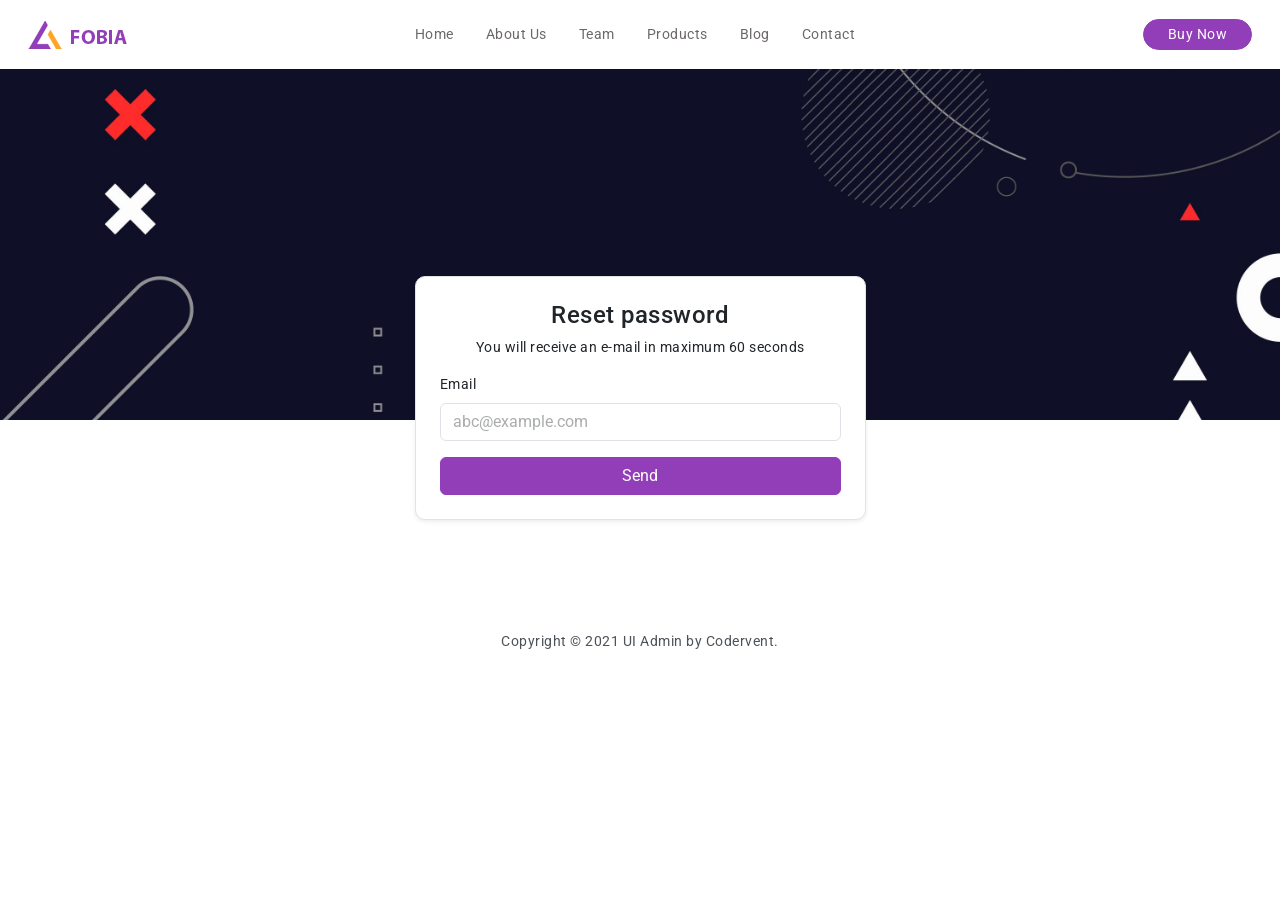
<file: MyHtttpServer(dz 5-8)/MyHtttpServer/public/authentication-reset-password-basic.html>
<!doctype html>
<html lang="en">

<head>
  <!-- Required meta tags -->
  <meta charset="utf-8">
  <meta name="viewport" content="width=device-width, initial-scale=1">

  <!-- loader-->
  <link href="assets/css/pace.min.css" rel="stylesheet" />
  <script src="assets/js/pace.min.js"></script>

  <!--plugins-->
  <link href="assets/plugins/perfect-scrollbar/css/perfect-scrollbar.css" rel="stylesheet" />

  <!-- CSS Files -->
  <link href="assets/css/bootstrap.min.css" rel="stylesheet">
  <link href="assets/css/bootstrap-extended.css" rel="stylesheet">
  <link href="assets/css/style.css" rel="stylesheet">
  <link href="assets/css/icons.css" rel="stylesheet">
  <link href="https://fonts.googleapis.com/css2?family=Roboto:wght@400;500&display=swap" rel="stylesheet">

  <title>Dashkote - Bootstrap5 Admin Template</title>
</head>

<body>

  <div class="login-bg-overlay au-reset-password-basic"></div>

  <!--start wrapper-->
  <div class="wrapper">
    <header>
      <nav class="navbar navbar-expand-lg navbar-light bg-white p-3">
        <div class="container-fluid">
          <a href="javascript:;"><img src="assets/images/logo-icon-3.png" alt="" /></a>
          <button class="navbar-toggler" type="button" data-bs-toggle="collapse"
            data-bs-target="#navbarSupportedContent" aria-controls="navbarSupportedContent" aria-expanded="false"
            aria-label="Toggle navigation">
            <span class="navbar-toggler-icon"></span>
          </button>
          <div class="collapse navbar-collapse" id="navbarSupportedContent">
            <ul class="navbar-nav mx-auto mb-2 mb-lg-0 gap-3 login-menu-2">
              <li class="nav-item">
                <a class="nav-link" href="javascript:;">Home</a>
              </li>
              <li class="nav-item">
                <a class="nav-link" href="javascript:;">About Us</a>
              </li>
              <li class="nav-item">
                <a class="nav-link" href="javascript:;">Team</a>
              </li>
              <li class="nav-item">
                <a class="nav-link" href="javascript:;">Products</a>
              </li>
              <li class="nav-item">
                <a class="nav-link" href="javascript:;">Blog</a>
              </li>
              <li class="nav-item">
                <a class="nav-link" href="javascript:;">Contact</a>
              </li>
            </ul>
            <form class="d-flex">
              <a href="javascript:;" class="btn btn-sm btn-primary px-4 radius-30">Buy Now</a>
            </form>
          </div>
        </div>
      </nav>
    </header>
    <div class="container">
      <div class="row">
        <div class="col-xl-5 col-lg-6 col-md-7 mx-auto">
          <div class="reset-passowrd">
            <div class="card radius-10 w-100 mt-8">
              <div class="card-body p-4">
                <div class="text-center">
                  <h4>Reset password</h4>
                  <p>You will receive an e-mail in maximum 60 seconds</p>
                </div>
                <form class="form-body row g-3">
                  <div class="col-12">
                    <label for="inputEmail" class="form-label">Email</label>
                    <input type="email" class="form-control" id="inputEmail" placeholder="abc@example.com">
                  </div>
                  <div class="col-12 col-lg-12">
                    <div class="d-grid">
                      <button type="button" class="btn btn-primary">Send</button>
                    </div>
                  </div>
                </form>
              </div>
            </div>
          </div>
        </div>
      </div>
    </div>
    <footer class="my-5">
      <div class="container">
        <div class="d-flex align-items-center gap-4 fs-5 justify-content-center social-login-footer">
          <a href="javascript:;">
            <ion-icon name="logo-twitter"></ion-icon>
          </a>
          <a href="javascript:;">
            <ion-icon name="logo-linkedin"></ion-icon>
          </a>
          <a href="javascript:;">
            <ion-icon name="logo-github"></ion-icon>
          </a>
          <a href="javascript:;">
            <ion-icon name="logo-facebook"></ion-icon>
          </a>
          <a href="javascript:;">
            <ion-icon name="logo-pinterest"></ion-icon>
          </a>
        </div>
        <div class="text-center">
          <p class="my-4">Copyright © 2021 UI Admin by Codervent.</p>
        </div>
      </div>
    </footer>
  </div>
  <!--end wrapper-->


  <script src="assets/js/bootstrap.bundle.min.js"></script>
</body>

</html>
</file>
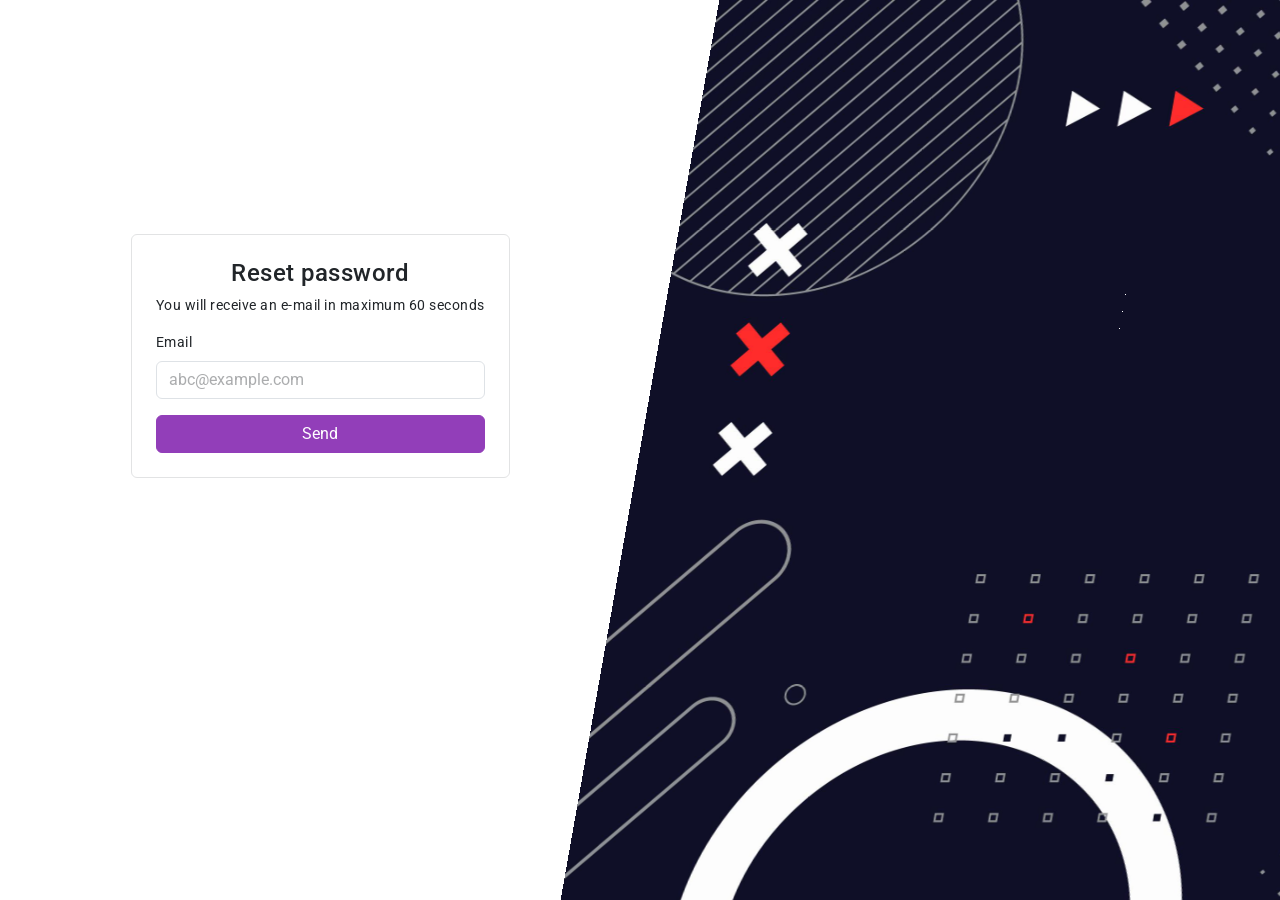
<file: MyHtttpServer(dz 5-8)/MyHtttpServer/public/authentication-reset-password-cover.html>
<!doctype html>
<html lang="en" class="light-theme">

<head>
  <!-- Required meta tags -->
  <meta charset="utf-8">
  <meta name="viewport" content="width=device-width, initial-scale=1">

  <!-- loader-->
  <link href="assets/css/pace.min.css" rel="stylesheet" />
  <script src="assets/js/pace.min.js"></script>

  <!--plugins-->
  <link href="assets/plugins/perfect-scrollbar/css/perfect-scrollbar.css" rel="stylesheet" />

  <!-- CSS Files -->
  <link href="assets/css/bootstrap.min.css" rel="stylesheet">
  <link href="assets/css/bootstrap-extended.css" rel="stylesheet">
  <link href="assets/css/style.css" rel="stylesheet">
  <link href="assets/css/icons.css" rel="stylesheet">
  <link href="https://fonts.googleapis.com/css2?family=Roboto:wght@400;500&display=swap" rel="stylesheet">

  <title>Fobia - Bootstrap5 Admin Template</title>
</head>

<body class="bg-white">

  <!--start wrapper-->
  <div class="wrapper">
    <div class="">
      <div class="row g-0 m-0">
        <div class="col-xl-6 col-lg-12">
          <div class="login-cover-wrapper">
            <div class="card shadow-none">
              <div class="card-body p-4">
                <div class="text-center">
                  <h4>Reset password</h4>
                  <p>You will receive an e-mail in maximum 60 seconds</p>
                </div>
                <form class="form-body row g-3">
                  <div class="col-12">
                    <label for="inputEmail" class="form-label">Email</label>
                    <input type="email" class="form-control" id="inputEmail" placeholder="abc@example.com">
                  </div>
                  <div class="col-12 col-lg-12">
                    <div class="d-grid">
                      <button type="button" class="btn btn-primary">Send</button>
                    </div>
                  </div>
                </form>
              </div>
            </div>
          </div>
        </div>
        <div class="col-xl-6 col-lg-12">
          <div class="position-fixed top-0 h-100 d-xl-block d-none login-cover-img au-reset-password-cover">
          </div>
        </div>
      </div>
      <!--end row-->
    </div>
  </div>
  <!--end wrapper-->


</body>

</html>
</file>
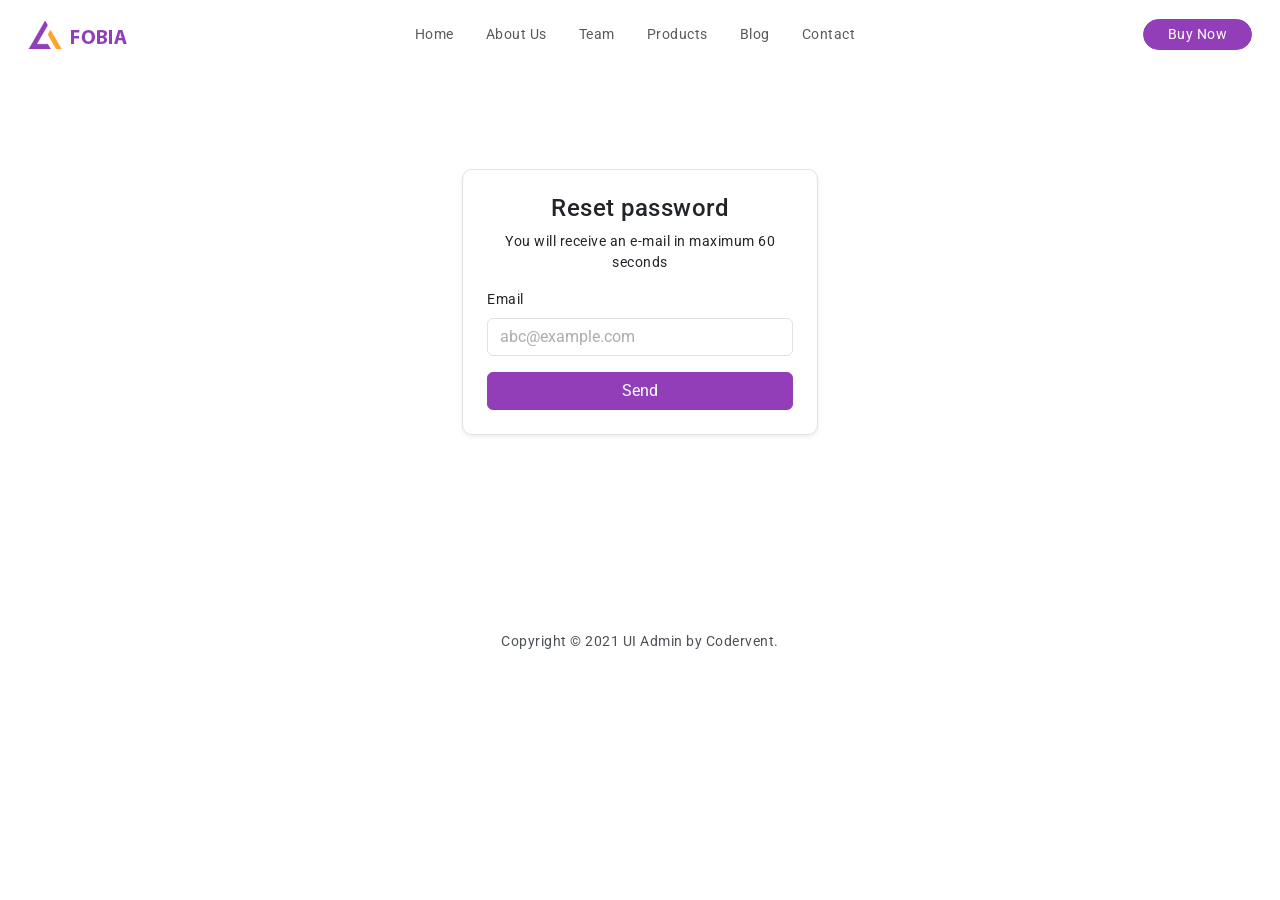
<file: MyHtttpServer(dz 5-8)/MyHtttpServer/public/authentication-reset-password-simple.html>
<!doctype html>
<html lang="en" class="light-theme">

<head>
  <!-- Required meta tags -->
  <meta charset="utf-8">
  <meta name="viewport" content="width=device-width, initial-scale=1">

  <!-- loader-->
  <link href="assets/css/pace.min.css" rel="stylesheet" />
  <script src="assets/js/pace.min.js"></script>

  <!--plugins-->
  <link href="assets/plugins/perfect-scrollbar/css/perfect-scrollbar.css" rel="stylesheet" />

  <!-- CSS Files -->
  <link href="assets/css/bootstrap.min.css" rel="stylesheet">
  <link href="assets/css/bootstrap-extended.css" rel="stylesheet">
  <link href="assets/css/style.css" rel="stylesheet">
  <link href="assets/css/icons.css" rel="stylesheet">
  <link href="https://fonts.googleapis.com/css2?family=Roboto:wght@400;500&display=swap" rel="stylesheet">

  <title>Fobia - Bootstrap5 Admin Template</title>
</head>

<body>

  <!--start wrapper-->
  <div class="wrapper">
    <header>
      <nav class="navbar navbar-expand-lg navbar-light bg-transparent p-3">
        <div class="container-fluid">
          <a href="javascript:;"><img src="assets/images/logo-icon-3.png" alt="" /></a>
          <button class="navbar-toggler" type="button" data-bs-toggle="collapse"
            data-bs-target="#navbarSupportedContent" aria-controls="navbarSupportedContent" aria-expanded="false"
            aria-label="Toggle navigation">
            <span class="navbar-toggler-icon"></span>
          </button>
          <div class="collapse navbar-collapse" id="navbarSupportedContent">
            <ul class="navbar-nav mx-auto mb-2 mb-lg-0 gap-3">
              <li class="nav-item">
                <a class="nav-link" href="javascript:;">Home</a>
              </li>
              <li class="nav-item">
                <a class="nav-link" href="javascript:;">About Us</a>
              </li>
              <li class="nav-item">
                <a class="nav-link" href="javascript:;">Team</a>
              </li>
              <li class="nav-item">
                <a class="nav-link" href="javascript:;">Products</a>
              </li>
              <li class="nav-item">
                <a class="nav-link" href="javascript:;">Blog</a>
              </li>
              <li class="nav-item">
                <a class="nav-link" href="javascript:;">Contact</a>
              </li>
            </ul>
            <form class="d-flex">
              <a href="javascript:;" class="btn btn-sm btn-primary px-4 radius-30">Buy Now</a>
            </form>
          </div>
        </div>
      </nav>
    </header>
    <div class="container">
      <div class="row">
        <div class="col-xl-4 col-lg-5 col-md-7 mx-auto">
          <div class="reset-passowrd">
            <div class="card radius-10 w-100">
              <div class="card-body p-4">
                <div class="text-center">
                  <h4>Reset password</h4>
                  <p>You will receive an e-mail in maximum 60 seconds</p>
                </div>
                <form class="form-body row g-3">
                  <div class="col-12">
                    <label for="inputEmail" class="form-label">Email</label>
                    <input type="email" class="form-control" id="inputEmail" placeholder="abc@example.com">
                  </div>
                  <div class="col-12 col-lg-12">
                    <div class="d-grid">
                      <button type="button" class="btn btn-primary">Send</button>
                    </div>
                  </div>
                </form>
              </div>
            </div>
          </div>
        </div>
      </div>
    </div>
    <footer class="my-5">
      <div class="container">
        <div class="d-flex align-items-center gap-4 fs-5 justify-content-center social-login-footer">
          <a href="javascript:;">
            <ion-icon name="logo-twitter"></ion-icon>
          </a>
          <a href="javascript:;">
            <ion-icon name="logo-linkedin"></ion-icon>
          </a>
          <a href="javascript:;">
            <ion-icon name="logo-github"></ion-icon>
          </a>
          <a href="javascript:;">
            <ion-icon name="logo-facebook"></ion-icon>
          </a>
          <a href="javascript:;">
            <ion-icon name="logo-pinterest"></ion-icon>
          </a>
        </div>
        <div class="text-center">
          <p class="my-4">Copyright © 2021 UI Admin by Codervent.</p>
        </div>
      </div>
    </footer>
  </div>
  <!--end wrapper-->



  <script src="assets/js/bootstrap.bundle.min.js"></script>

</body>

</html>
</file>
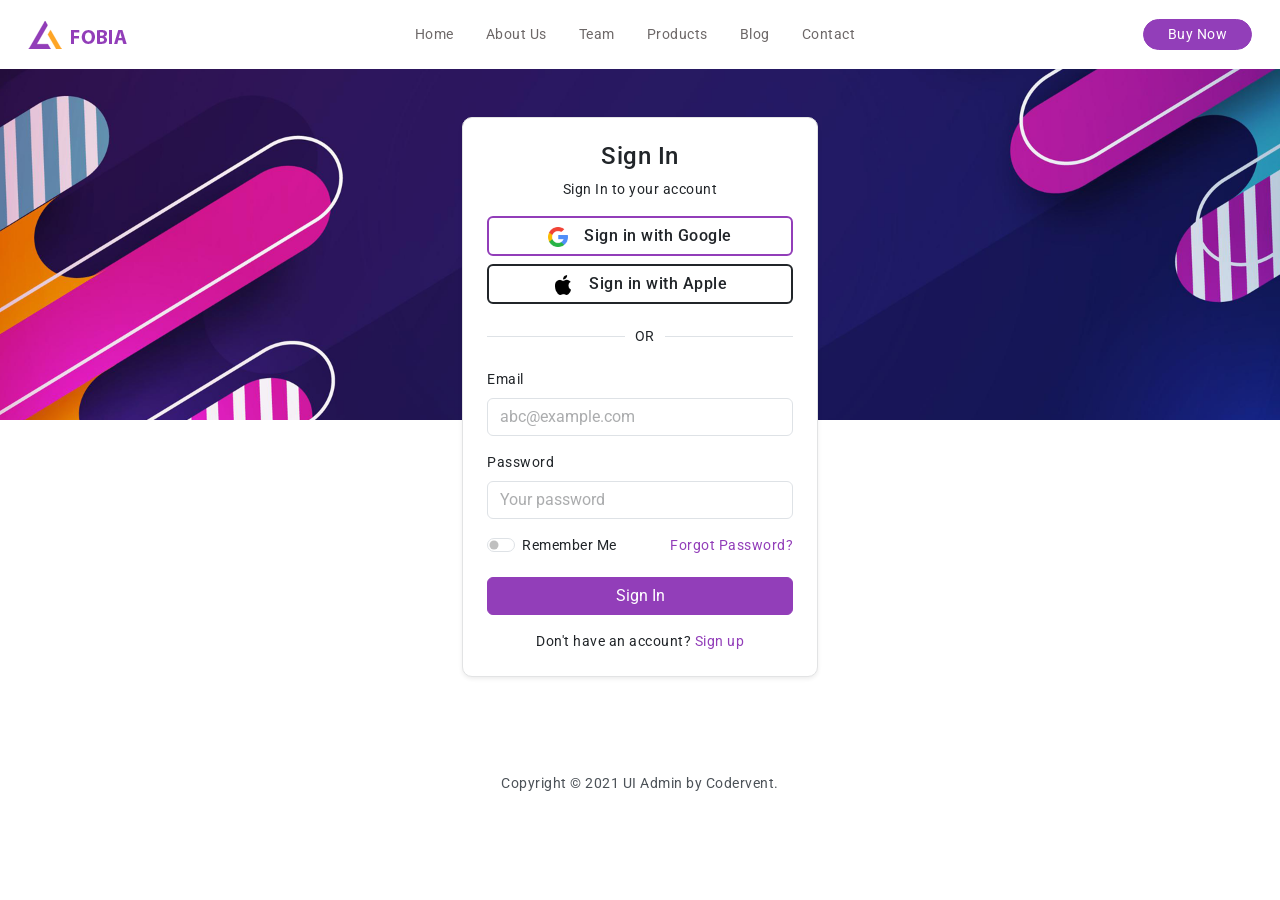
<file: MyHtttpServer(dz 5-8)/MyHtttpServer/public/authentication-sign-in-basic.html>
<!doctype html>
<html lang="en" class="light-theme">

<head>
  <!-- Required meta tags -->
  <meta charset="utf-8">
  <meta name="viewport" content="width=device-width, initial-scale=1">

  <!-- loader-->
  <link href="assets/css/pace.min.css" rel="stylesheet" />
  <script src="assets/js/pace.min.js"></script>

  <!--plugins-->
  <link href="assets/plugins/perfect-scrollbar/css/perfect-scrollbar.css" rel="stylesheet" />

  <!-- CSS Files -->
  <link href="assets/css/bootstrap.min.css" rel="stylesheet">
  <link href="assets/css/bootstrap-extended.css" rel="stylesheet">
  <link href="assets/css/style.css" rel="stylesheet">
  <link href="assets/css/icons.css" rel="stylesheet">
  <link href="https://fonts.googleapis.com/css2?family=Roboto:wght@400;500&display=swap" rel="stylesheet">

  <title>Fobia - Bootstrap5 Admin Template</title>
</head>

<body>

  <div class="login-bg-overlay au-sign-in-basic"></div>

  <!--start wrapper-->
  <div class="wrapper">
    <header>
      <nav class="navbar navbar-expand-lg navbar-light bg-white p-3">
        <div class="container-fluid">
          <a href="javascript:;"><img src="assets/images/logo-icon-3.png" alt="" /></a>
          <button class="navbar-toggler" type="button" data-bs-toggle="collapse"
            data-bs-target="#navbarSupportedContent" aria-controls="navbarSupportedContent" aria-expanded="false"
            aria-label="Toggle navigation">
            <span class="navbar-toggler-icon"></span>
          </button>
          <div class="collapse navbar-collapse" id="navbarSupportedContent">
            <ul class="navbar-nav mx-auto mb-2 mb-lg-0 gap-3 login-menu-2">
              <li class="nav-item">
                <a class="nav-link" href="javascript:;">Home</a>
              </li>
              <li class="nav-item">
                <a class="nav-link" href="javascript:;">About Us</a>
              </li>
              <li class="nav-item">
                <a class="nav-link" href="javascript:;">Team</a>
              </li>
              <li class="nav-item">
                <a class="nav-link" href="javascript:;">Products</a>
              </li>
              <li class="nav-item">
                <a class="nav-link" href="javascript:;">Blog</a>
              </li>
              <li class="nav-item">
                <a class="nav-link" href="javascript:;">Contact</a>
              </li>
            </ul>
            <form class="d-flex">
              <a href="javascript:;" class="btn btn-sm btn-primary px-4 radius-30">Buy Now</a>
            </form>
          </div>
        </div>
      </nav>
    </header>
    <div class="container">
      <div class="row">
        <div class="col-xl-4 col-lg-5 col-md-7 mx-auto mt-5">
          <div class="card radius-10">
            <div class="card-body p-4">
              <div class="text-center">
                <h4>Sign In</h4>
                <p>Sign In to your account</p>
              </div>
              <form class="form-body row g-3">
                <div class="col-12 col-lg-12">
                  <div class="d-grid gap-2">
                    <a href="javascript:;" class="btn border border-2 border-primary"><img
                        src="assets/images/icons/google.png" width="20" alt=""><span class="ms-3 fw-500">Sign in with
                        Google</span></a>
                    <a href="javascript:;" class="btn border border-2 border-dark"><img
                        src="assets/images/icons/apple-black-logo.png" width="20" alt=""><span class="ms-3 fw-500">Sign
                        in with Apple</span></a>
                  </div>
                </div>
                <div class="col-12 col-lg-12">
                  <div class="position-relative border-bottom my-3">
                    <div class="position-absolute seperator-2 translate-middle-y">OR</div>
                  </div>
                </div>
                <div class="col-12">
                  <label for="inputEmail" class="form-label">Email</label>
                  <input type="email" class="form-control" id="inputEmail" placeholder="abc@example.com">
                </div>
                <div class="col-12">
                  <label for="inputPassword" class="form-label">Password</label>
                  <input type="password" class="form-control" id="inputPassword" placeholder="Your password">
                </div>
                <div class="col-12 col-lg-6">
                  <div class="form-check form-switch">
                    <input class="form-check-input" type="checkbox" role="switch" id="flexSwitchCheckRemember">
                    <label class="form-check-label" for="flexSwitchCheckRemember">Remember Me</label>
                  </div>
                </div>
                <div class="col-12 col-lg-6 text-end">
                  <a href="authentication-reset-password-basic.html">Forgot Password?</a>
                </div>
                <div class="col-12 col-lg-12">
                  <div class="d-grid">
                    <button type="button" class="btn btn-primary">Sign In</button>
                  </div>
                </div>
                <div class="col-12 col-lg-12 text-center">
                  <p class="mb-0">Don't have an account? <a href="authentication-sign-up-basic.html">Sign up</a></p>
                </div>
              </form>
            </div>
          </div>
        </div>
      </div>
    </div>
    <footer class="my-5">
      <div class="container">
        <div class="d-flex align-items-center gap-4 fs-5 justify-content-center social-login-footer">
          <a href="javascript:;">
            <ion-icon name="logo-twitter"></ion-icon>
          </a>
          <a href="javascript:;">
            <ion-icon name="logo-linkedin"></ion-icon>
          </a>
          <a href="javascript:;">
            <ion-icon name="logo-github"></ion-icon>
          </a>
          <a href="javascript:;">
            <ion-icon name="logo-facebook"></ion-icon>
          </a>
          <a href="javascript:;">
            <ion-icon name="logo-pinterest"></ion-icon>
          </a>
        </div>
        <div class="text-center">
          <p class="my-4">Copyright © 2021 UI Admin by Codervent.</p>
        </div>
      </div>
    </footer>
  </div>
  <!--end wrapper-->



  <script src="assets/js/bootstrap.bundle.min.js"></script>
  
</body>

</html>
</file>
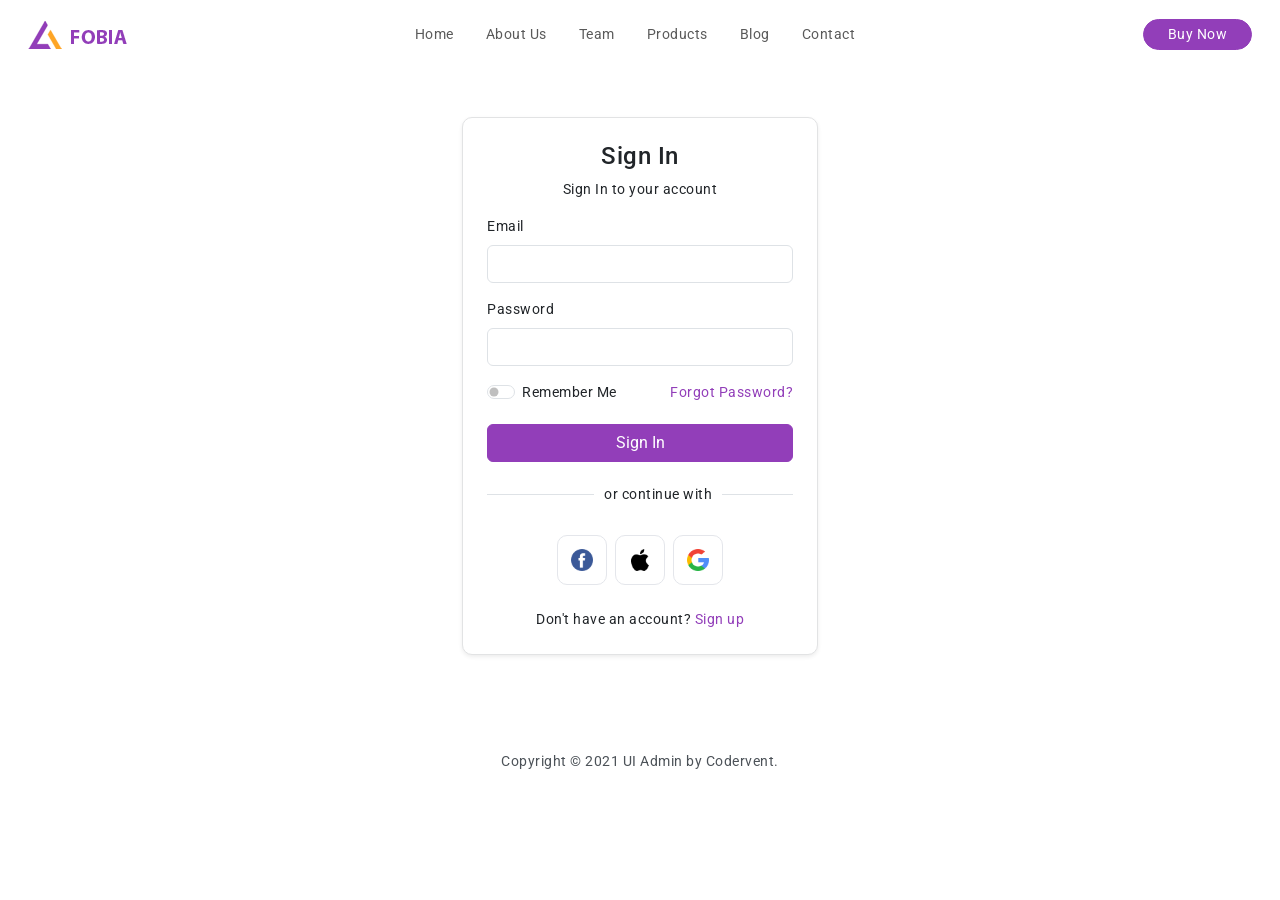
<file: MyHtttpServer(dz 5-8)/MyHtttpServer/public/authentication-sign-in-simple.html>
<!doctype html>
<html lang="en" class="light-theme">

<head>
  <!-- Required meta tags -->
  <meta charset="utf-8">
  <meta name="viewport" content="width=device-width, initial-scale=1">

  <!-- loader-->
  <link href="assets/css/pace.min.css" rel="stylesheet" />
  <script src="assets/js/pace.min.js"></script>

  <!--plugins-->
  <link href="assets/plugins/perfect-scrollbar/css/perfect-scrollbar.css" rel="stylesheet" />

  <!-- CSS Files -->
  <link href="assets/css/bootstrap.min.css" rel="stylesheet">
  <link href="assets/css/bootstrap-extended.css" rel="stylesheet">
  <link href="assets/css/style.css" rel="stylesheet">
  <link href="assets/css/icons.css" rel="stylesheet">
  <link href="https://fonts.googleapis.com/css2?family=Roboto:wght@400;500&display=swap" rel="stylesheet">

  <title>Fobia - Bootstrap5 Admin Template</title>
</head>

<body>

  <!--start wrapper-->
  <div class="wrapper">
    <header>
      <nav class="navbar navbar-expand-lg navbar-light bg-transparent p-3">
        <div class="container-fluid">
          <a href="javascript:;"><img src="assets/images/logo-icon-3.png" alt="" /></a>
          <button class="navbar-toggler" type="button" data-bs-toggle="collapse"
            data-bs-target="#navbarSupportedContent" aria-controls="navbarSupportedContent" aria-expanded="false"
            aria-label="Toggle navigation">
            <span class="navbar-toggler-icon"></span>
          </button>
          <div class="collapse navbar-collapse" id="navbarSupportedContent">
            <ul class="navbar-nav mx-auto mb-2 mb-lg-0 gap-3">
              <li class="nav-item">
                <a class="nav-link" href="javascript:;">Home</a>
              </li>
              <li class="nav-item">
                <a class="nav-link" href="javascript:;">About Us</a>
              </li>
              <li class="nav-item">
                <a class="nav-link" href="javascript:;">Team</a>
              </li>
              <li class="nav-item">
                <a class="nav-link" href="javascript:;">Products</a>
              </li>
              <li class="nav-item">
                <a class="nav-link" href="javascript:;">Blog</a>
              </li>
              <li class="nav-item">
                <a class="nav-link" href="javascript:;">Contact</a>
              </li>
            </ul>
            <form class="d-flex">
              <a href="javascript:;" class="btn btn-sm btn-primary px-4 radius-30">Buy Now</a>
            </form>
          </div>
        </div>
      </nav>
    </header>
    <div class="container">
      <div class="row">
        <div class="col-xl-4 col-lg-5 col-md-7 mx-auto mt-5">
          <div class="card radius-10">
            <div class="card-body p-4">
              <div class="text-center">
                <h4>Sign In</h4>
                <p>Sign In to your account</p>
              </div>
              <form class="form-body row g-3">
                <div class="col-12">
                  <label for="inputEmail" class="form-label">Email</label>
                  <input type="email" class="form-control" id="inputEmail">
                </div>
                <div class="col-12">
                  <label for="inputPassword" class="form-label">Password</label>
                  <input type="password" class="form-control" id="inputPassword">
                </div>
                <div class="col-12 col-lg-6">
                  <div class="form-check form-switch">
                    <input class="form-check-input" type="checkbox" role="switch" id="flexSwitchCheckRemember">
                    <label class="form-check-label" for="flexSwitchCheckRemember">Remember Me</label>
                  </div>
                </div>
                <div class="col-12 col-lg-6 text-end">
                  <a href="authentication-reset-password-simple.html">Forgot Password?</a>
                </div>
                <div class="col-12 col-lg-12">
                  <div class="d-grid">
                    <button type="button" class="btn btn-primary">Sign In</button>
                  </div>
                </div>
                <div class="col-12 col-lg-12">
                  <div class="position-relative border-bottom my-3">
                    <div class="position-absolute seperator translate-middle-y">or continue with</div>
                  </div>
                </div>
                <div class="col-12 col-lg-12">
                  <div class="social-login d-flex flex-row align-items-center justify-content-center gap-2 my-2">
                    <a href="javascript:;" class=""><img src="assets/images/icons/facebook.png" alt=""></a>
                    <a href="javascript:;" class=""><img src="assets/images/icons/apple-black-logo.png" alt=""></a>
                    <a href="javascript:;" class=""><img src="assets/images/icons/google.png" alt=""></a>
                  </div>
                </div>
                <div class="col-12 col-lg-12 text-center">
                  <p class="mb-0">Don't have an account? <a href="authentication-sign-up-simple.html">Sign up</a></p>
                </div>
              </form>
            </div>
          </div>
        </div>
      </div>
    </div>
    <footer class="my-5">
      <div class="container">
        <div class="d-flex align-items-center gap-4 fs-5 justify-content-center social-login-footer">
          <a href="javascript:;">
            <ion-icon name="logo-twitter"></ion-icon>
          </a>
          <a href="javascript:;">
            <ion-icon name="logo-linkedin"></ion-icon>
          </a>
          <a href="javascript:;">
            <ion-icon name="logo-github"></ion-icon>
          </a>
          <a href="javascript:;">
            <ion-icon name="logo-facebook"></ion-icon>
          </a>
          <a href="javascript:;">
            <ion-icon name="logo-pinterest"></ion-icon>
          </a>
        </div>
        <div class="text-center">
          <p class="my-4">Copyright © 2021 UI Admin by Codervent.</p>
        </div>
      </div>
    </footer>
  </div>
  <!--end wrapper-->

  <script src="assets/js/bootstrap.bundle.min.js"></script>
</body>

</html>
</file>
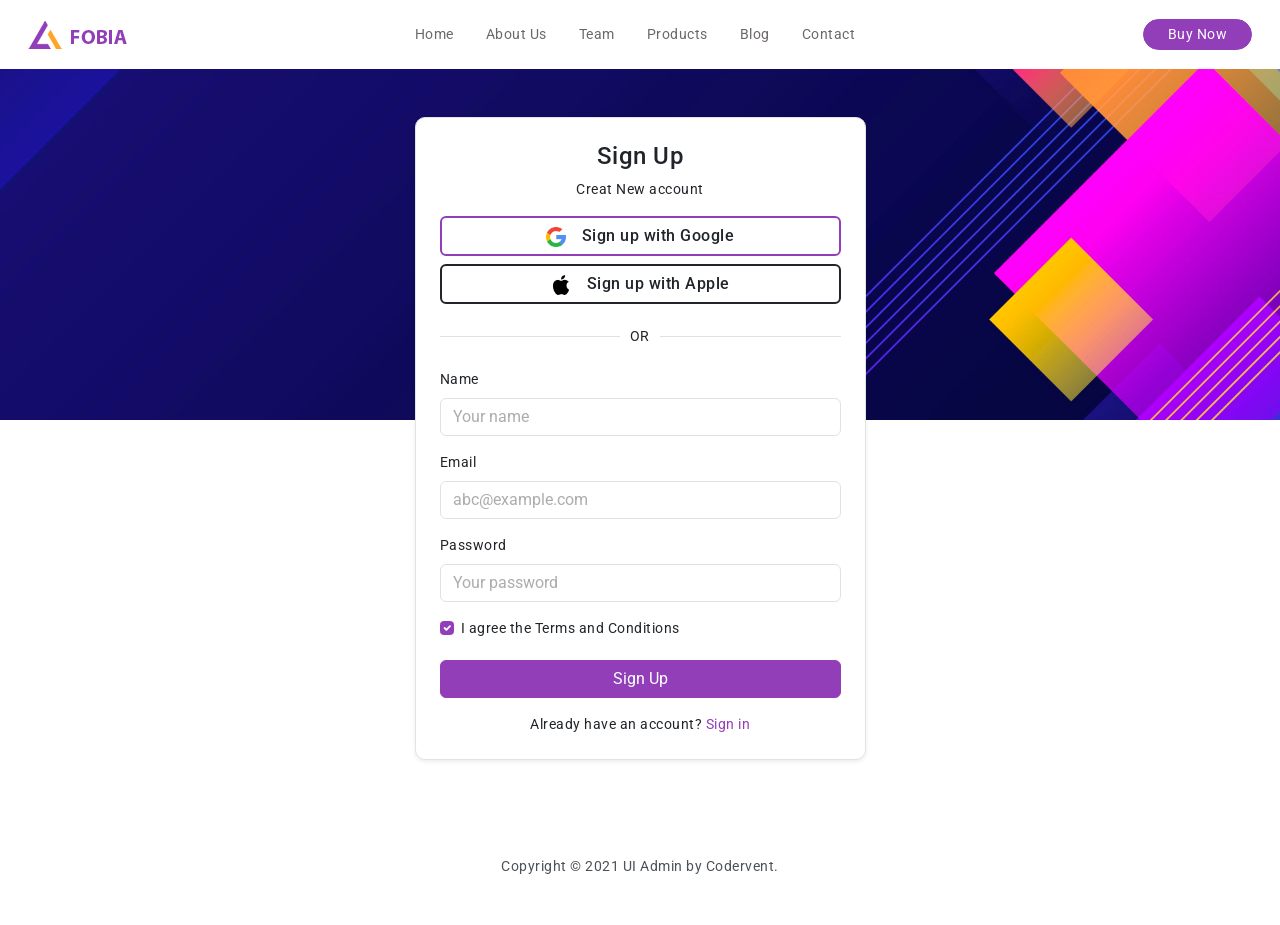
<file: MyHtttpServer(dz 5-8)/MyHtttpServer/public/authentication-sign-up-basic.html>
<!doctype html>
<html lang="en" class="light-theme">

<head>
  <!-- Required meta tags -->
  <meta charset="utf-8">
  <meta name="viewport" content="width=device-width, initial-scale=1">

  <!-- loader-->
  <link href="assets/css/pace.min.css" rel="stylesheet" />
  <script src="assets/js/pace.min.js"></script>

  <!--plugins-->
  <link href="assets/plugins/perfect-scrollbar/css/perfect-scrollbar.css" rel="stylesheet" />

  <!-- CSS Files -->
  <link href="assets/css/bootstrap.min.css" rel="stylesheet">
  <link href="assets/css/bootstrap-extended.css" rel="stylesheet">
  <link href="assets/css/style.css" rel="stylesheet">
  <link href="assets/css/icons.css" rel="stylesheet">
  <link href="https://fonts.googleapis.com/css2?family=Roboto:wght@400;500&display=swap" rel="stylesheet">

  <title>Fobia - Bootstrap5 Admin Template</title>
</head>

<body>

  <div class="login-bg-overlay au-sign-up-basic"></div>

  <!--start wrapper-->
  <div class="wrapper">
    <header>
      <nav class="navbar navbar-expand-lg navbar-light bg-white p-3">
        <div class="container-fluid">
          <a href="javascript:;"><img src="assets/images/logo-icon-3.png" alt="" /></a>
          <button class="navbar-toggler" type="button" data-bs-toggle="collapse"
            data-bs-target="#navbarSupportedContent" aria-controls="navbarSupportedContent" aria-expanded="false"
            aria-label="Toggle navigation">
            <span class="navbar-toggler-icon"></span>
          </button>
          <div class="collapse navbar-collapse" id="navbarSupportedContent">
            <ul class="navbar-nav mx-auto mb-2 mb-lg-0 gap-3 login-menu-2">
              <li class="nav-item">
                <a class="nav-link" href="javascript:;">Home</a>
              </li>
              <li class="nav-item">
                <a class="nav-link" href="javascript:;">About Us</a>
              </li>
              <li class="nav-item">
                <a class="nav-link" href="javascript:;">Team</a>
              </li>
              <li class="nav-item">
                <a class="nav-link" href="javascript:;">Products</a>
              </li>
              <li class="nav-item">
                <a class="nav-link" href="javascript:;">Blog</a>
              </li>
              <li class="nav-item">
                <a class="nav-link" href="javascript:;">Contact</a>
              </li>
            </ul>
            <form class="d-flex">
              <a href="javascript:;" class="btn btn-sm btn-primary px-4 radius-30">Buy Now</a>
            </form>
          </div>
        </div>
      </nav>
    </header>
    <div class="container">
      <div class="row">
        <div class="col-xl-5 col-lg-6 col-md-7 mx-auto mt-5">
          <div class="card radius-10">
            <div class="card-body p-4">
              <div class="text-center">
                <h4>Sign Up</h4>
                <p>Creat New account</p>
              </div>
              <form class="form-body row g-3">
                <div class="col-12 col-lg-12">
                  <div class="d-grid gap-2">
                    <a href="javascript:;" class="btn border border-2 border-primary"><img
                        src="assets/images/icons/google.png" width="20" alt=""><span class="ms-3 fw-500">Sign up with
                        Google</span></a>
                    <a href="javascript:;" class="btn border border-2 border-dark"><img
                        src="assets/images/icons/apple-black-logo.png" width="20" alt=""><span class="ms-3 fw-500">Sign
                        up with Apple</span></a>
                  </div>
                </div>
                <div class="col-12 col-lg-12">
                  <div class="position-relative border-bottom my-3">
                    <div class="position-absolute seperator-2 translate-middle-y">OR</div>
                  </div>
                </div>
                <div class="col-12">
                  <label for="inputName" class="form-label">Name</label>
                  <input type="text" class="form-control" id="inputName" placeholder="Your name">
                </div>
                <div class="col-12">
                  <label for="inputEmail" class="form-label">Email</label>
                  <input type="email" class="form-control" id="inputEmail" placeholder="abc@example.com">
                </div>
                <div class="col-12">
                  <label for="inputPassword" class="form-label">Password</label>
                  <input type="password" class="form-control" id="inputPassword" placeholder="Your password">
                </div>
                <div class="col-12 col-lg-12">
                  <div class="form-check">
                    <input class="form-check-input" type="checkbox" value="" id="flexCheckChecked" checked>
                    <label class="form-check-label" for="flexCheckChecked">
                      I agree the Terms and Conditions
                    </label>
                  </div>
                </div>
                <div class="col-12 col-lg-12">
                  <div class="d-grid">
                    <button type="button" class="btn btn-primary">Sign Up</button>
                  </div>
                </div>
                <div class="col-12 col-lg-12 text-center">
                  <p class="mb-0">Already have an account? <a href="authentication-sign-in-basic.html">Sign in</a></p>
                </div>
              </form>
            </div>
          </div>
        </div>
      </div>
    </div>
    <footer class="my-5">
      <div class="container">
        <div class="d-flex align-items-center gap-4 fs-5 justify-content-center social-login-footer">
          <a href="javascript:;">
            <ion-icon name="logo-twitter"></ion-icon>
          </a>
          <a href="javascript:;">
            <ion-icon name="logo-linkedin"></ion-icon>
          </a>
          <a href="javascript:;">
            <ion-icon name="logo-github"></ion-icon>
          </a>
          <a href="javascript:;">
            <ion-icon name="logo-facebook"></ion-icon>
          </a>
          <a href="javascript:;">
            <ion-icon name="logo-pinterest"></ion-icon>
          </a>
        </div>
        <div class="text-center">
          <p class="my-4">Copyright © 2021 UI Admin by Codervent.</p>
        </div>
      </div>
    </footer>
  </div>
  <!--end wrapper-->


  <script src="assets/js/bootstrap.bundle.min.js"></script>

</body>

</html>
</file>
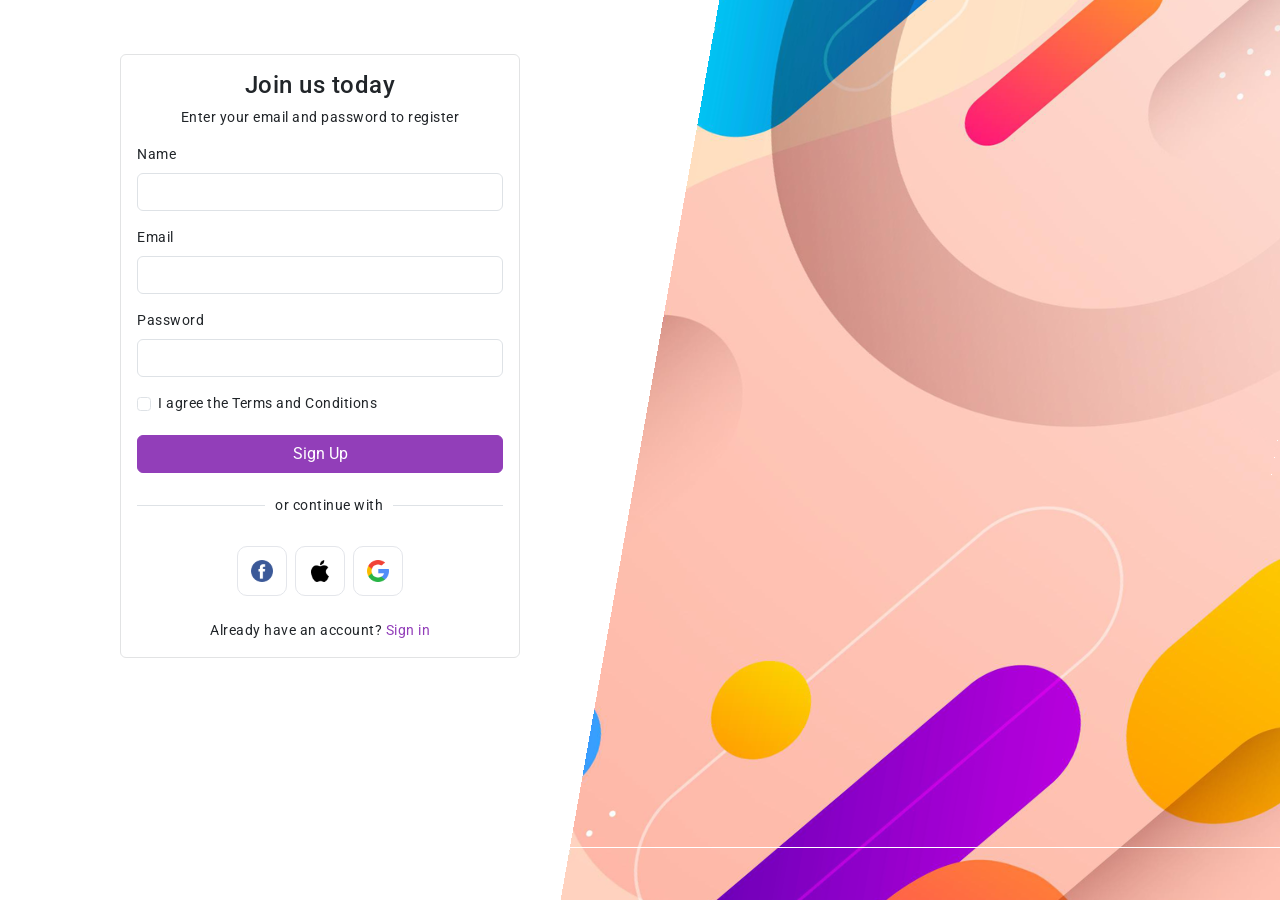
<file: MyHtttpServer(dz 5-8)/MyHtttpServer/public/authentication-sign-up-cover.html>
<!doctype html>
<html lang="en" class="light-theme">

<head>
  <!-- Required meta tags -->
  <meta charset="utf-8">
  <meta name="viewport" content="width=device-width, initial-scale=1">

  <!-- loader-->
  <link href="assets/css/pace.min.css" rel="stylesheet" />
  <script src="assets/js/pace.min.js"></script>

  <!--plugins-->
  <link href="assets/plugins/perfect-scrollbar/css/perfect-scrollbar.css" rel="stylesheet" />

  <!-- CSS Files -->
  <link href="assets/css/bootstrap.min.css" rel="stylesheet">
  <link href="assets/css/bootstrap-extended.css" rel="stylesheet">
  <link href="assets/css/style.css" rel="stylesheet">
  <link href="assets/css/icons.css" rel="stylesheet">
  <link href="https://fonts.googleapis.com/css2?family=Roboto:wght@400;500&display=swap" rel="stylesheet">

  <title>Fobia - Bootstrap5 Admin Template</title>
</head>

<body>

  <!--start wrapper-->
  <div class="wrapper">
    <div class="">
      <div class="row g-0 m-0">
        <div class="col-xl-6 col-lg-12">
          <div class="login-cover-wrapper">
            <div class="card shadow-none">
              <div class="card-body">
                <div class="text-center">
                  <h4>Join us today</h4>
                  <p>Enter your email and password to register</p>
                </div>
                <form class="form-body row g-3">
                  <div class="col-12">
                    <label for="inputName" class="form-label">Name</label>
                    <input type="text" class="form-control" id="inputName">
                  </div>
                  <div class="col-12">
                    <label for="inputEmail" class="form-label">Email</label>
                    <input type="email" class="form-control" id="inputEmail">
                  </div>
                  <div class="col-12">
                    <label for="inputPassword" class="form-label">Password</label>
                    <input type="password" class="form-control" id="inputPassword">
                  </div>
                  <div class="col-12 col-lg-12">
                    <div class="form-check">
                      <input class="form-check-input" type="checkbox" value="" id="flexCheckChecked">
                      <label class="form-check-label" for="flexCheckChecked">
                        I agree the Terms and Conditions
                      </label>
                    </div>
                  </div>
                  <div class="col-12 col-lg-12">
                    <div class="d-grid">
                      <button type="button" class="btn btn-primary">Sign Up</button>
                    </div>
                  </div>
                  <div class="col-12 col-lg-12">
                    <div class="position-relative border-bottom my-3">
                      <div class="position-absolute seperator translate-middle-y">or continue with</div>
                    </div>
                  </div>
                  <div class="col-12 col-lg-12">
                    <div class="social-login d-flex flex-row align-items-center justify-content-center gap-2 my-2">
                      <a href="javascript:;" class=""><img src="assets/images/icons/facebook.png" alt=""></a>
                      <a href="javascript:;" class=""><img src="assets/images/icons/apple-black-logo.png" alt=""></a>
                      <a href="javascript:;" class=""><img src="assets/images/icons/google.png" alt=""></a>
                    </div>
                  </div>
                  <div class="col-12 col-lg-12 text-center">
                    <p class="mb-0">Already have an account? <a href="authentication-sign-in-cover.html">Sign in</a></p>
                  </div>
                </form>
              </div>
            </div>
          </div>
        </div>
        <div class="col-xl-6 col-lg-12">
          <div class="position-fixed top-0 h-100 d-xl-block d-none register-cover-img">
          </div>
        </div>
      </div>
      <!--end row-->
    </div>
  </div>
  <!--end wrapper-->


</body>

</html>
</file>
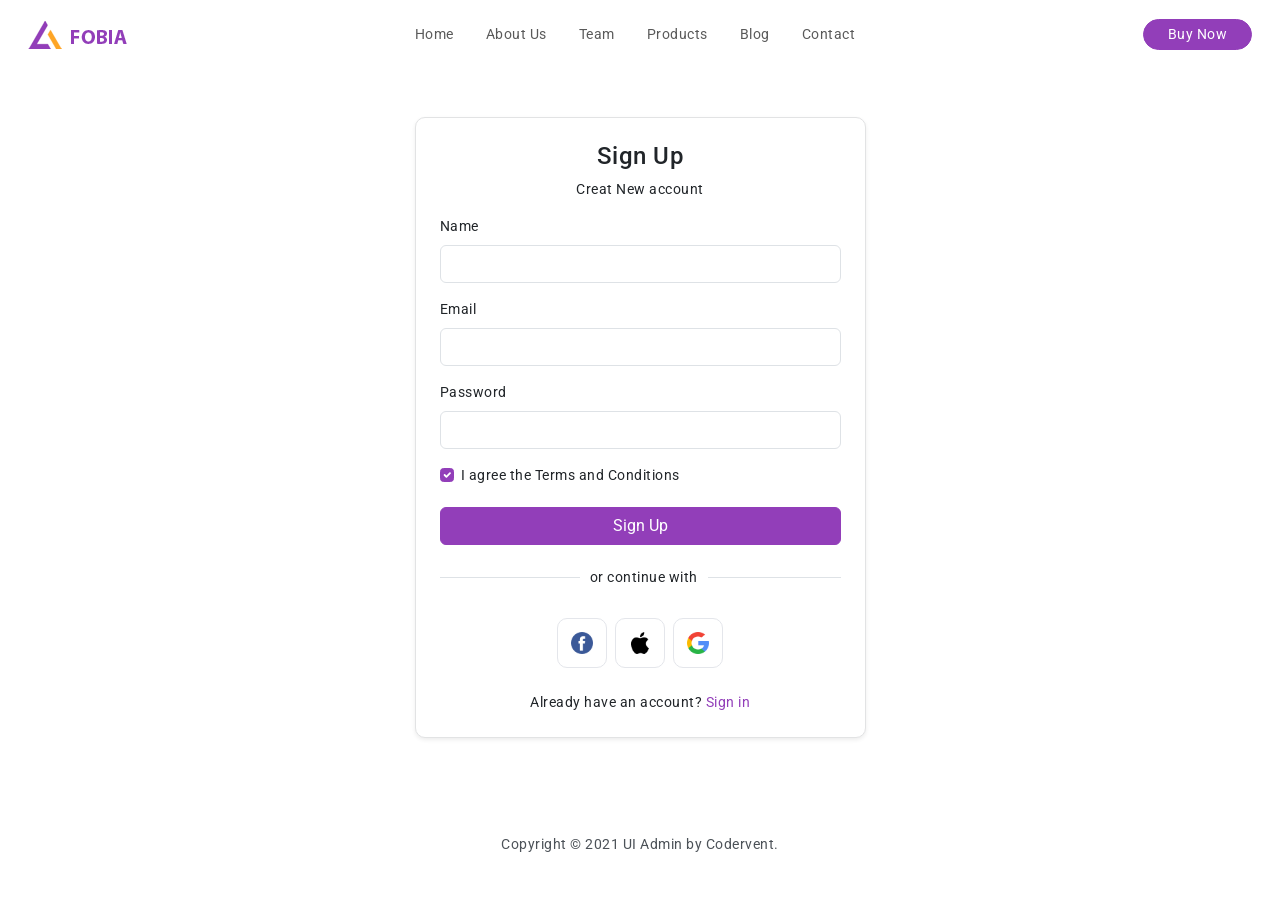
<file: MyHtttpServer(dz 5-8)/MyHtttpServer/public/authentication-sign-up-simple.html>
<!doctype html>
<html lang="en" class="light-theme">

<head>
  <!-- Required meta tags -->
  <meta charset="utf-8">
  <meta name="viewport" content="width=device-width, initial-scale=1">

  <!-- loader-->
  <link href="assets/css/pace.min.css" rel="stylesheet" />
  <script src="assets/js/pace.min.js"></script>

  <!--plugins-->
  <link href="assets/plugins/perfect-scrollbar/css/perfect-scrollbar.css" rel="stylesheet" />

  <!-- CSS Files -->
  <link href="assets/css/bootstrap.min.css" rel="stylesheet">
  <link href="assets/css/bootstrap-extended.css" rel="stylesheet">
  <link href="assets/css/style.css" rel="stylesheet">
  <link href="assets/css/icons.css" rel="stylesheet">
  <link href="https://fonts.googleapis.com/css2?family=Roboto:wght@400;500&display=swap" rel="stylesheet">

  <title>Fobia - Bootstrap5 Admin Template</title>
</head>

<body>

  <!--start wrapper-->
  <div class="wrapper">
    <header>
      <nav class="navbar navbar-expand-lg navbar-light bg-transparent p-3">
        <div class="container-fluid">
          <a href="javascript:;"><img src="assets/images/logo-icon-3.png" alt="" /></a>
          <button class="navbar-toggler" type="button" data-bs-toggle="collapse"
            data-bs-target="#navbarSupportedContent" aria-controls="navbarSupportedContent" aria-expanded="false"
            aria-label="Toggle navigation">
            <span class="navbar-toggler-icon"></span>
          </button>
          <div class="collapse navbar-collapse" id="navbarSupportedContent">
            <ul class="navbar-nav mx-auto mb-2 mb-lg-0 gap-3">
              <li class="nav-item">
                <a class="nav-link" href="javascript:;">Home</a>
              </li>
              <li class="nav-item">
                <a class="nav-link" href="javascript:;">About Us</a>
              </li>
              <li class="nav-item">
                <a class="nav-link" href="javascript:;">Team</a>
              </li>
              <li class="nav-item">
                <a class="nav-link" href="javascript:;">Products</a>
              </li>
              <li class="nav-item">
                <a class="nav-link" href="javascript:;">Blog</a>
              </li>
              <li class="nav-item">
                <a class="nav-link" href="javascript:;">Contact</a>
              </li>
            </ul>
            <form class="d-flex">
              <a href="javascript:;" class="btn btn-sm btn-primary px-4 radius-30">Buy Now</a>
            </form>
          </div>
        </div>
      </nav>
    </header>
    <div class="container">
      <div class="row">
        <div class="col-xl-5 col-lg-6 col-md-7 mx-auto mt-5">
          <div class="card radius-10">
            <div class="card-body p-4">
              <div class="text-center">
                <h4>Sign Up</h4>
                <p>Creat New account</p>
              </div>
              <form class="form-body row g-3">
                <div class="col-12">
                  <label for="inputName" class="form-label">Name</label>
                  <input type="text" class="form-control" id="inputName">
                </div>
                <div class="col-12">
                  <label for="inputEmail" class="form-label">Email</label>
                  <input type="email" class="form-control" id="inputEmail">
                </div>
                <div class="col-12">
                  <label for="inputPassword" class="form-label">Password</label>
                  <input type="password" class="form-control" id="inputPassword">
                </div>
                <div class="col-12 col-lg-12">
                  <div class="form-check">
                    <input class="form-check-input" type="checkbox" value="" id="flexCheckChecked" checked>
                    <label class="form-check-label" for="flexCheckChecked">
                      I agree the Terms and Conditions
                    </label>
                  </div>
                </div>
                <div class="col-12 col-lg-12">
                  <div class="d-grid">
                    <button type="button" class="btn btn-primary">Sign Up</button>
                  </div>
                </div>
                <div class="col-12 col-lg-12">
                  <div class="position-relative border-bottom my-3">
                    <div class="position-absolute seperator translate-middle-y">or continue with</div>
                  </div>
                </div>
                <div class="col-12 col-lg-12">
                  <div class="social-login d-flex flex-row align-items-center justify-content-center gap-2 my-2">
                    <a href="javascript:;" class=""><img src="assets/images/icons/facebook.png" alt=""></a>
                    <a href="javascript:;" class=""><img src="assets/images/icons/apple-black-logo.png" alt=""></a>
                    <a href="javascript:;" class=""><img src="assets/images/icons/google.png" alt=""></a>
                  </div>
                </div>
                <div class="col-12 col-lg-12 text-center">
                  <p class="mb-0">Already have an account? <a href="authentication-sign-in-simple.html">Sign in</a></p>
                </div>
              </form>
            </div>
          </div>
        </div>
      </div>
    </div>
    <footer class="my-5">
      <div class="container">
        <div class="d-flex align-items-center gap-4 fs-5 justify-content-center social-login-footer">
          <a href="javascript:;">
            <ion-icon name="logo-twitter"></ion-icon>
          </a>
          <a href="javascript:;">
            <ion-icon name="logo-linkedin"></ion-icon>
          </a>
          <a href="javascript:;">
            <ion-icon name="logo-github"></ion-icon>
          </a>
          <a href="javascript:;">
            <ion-icon name="logo-facebook"></ion-icon>
          </a>
          <a href="javascript:;">
            <ion-icon name="logo-pinterest"></ion-icon>
          </a>
        </div>
        <div class="text-center">
          <p class="my-4">Copyright © 2021 UI Admin by Codervent.</p>
        </div>
      </div>
    </footer>
  </div>
  <!--end wrapper-->

  <script src="assets/js/bootstrap.bundle.min.js"></script>
</body>

</html>
</file>
<file: MyHtttpServer(dz 5-8)/MyHtttpServer/public/assets/plugins/perfect-scrollbar/css/perfect-scrollbar.css>
.ps{overflow:hidden!important;overflow-anchor:none;-ms-overflow-style:none;touch-action:auto;-ms-touch-action:auto}.ps__rail-x{display:none;opacity:0;transition:background-color .2s linear,opacity .2s linear;-webkit-transition:background-color .2s linear,opacity .2s linear;height:15px;bottom:0;position:absolute}.ps__rail-y{display:none;opacity:0;transition:background-color .2s linear,opacity .2s linear;-webkit-transition:background-color .2s linear,opacity .2s linear;width:15px;right:0;position:absolute}.ps--active-x>.ps__rail-x,.ps--active-y>.ps__rail-y{display:block;background-color:transparent}.ps--focus>.ps__rail-x,.ps--focus>.ps__rail-y,.ps--scrolling-x>.ps__rail-x,.ps--scrolling-y>.ps__rail-y,.ps:hover>.ps__rail-x,.ps:hover>.ps__rail-y{opacity:.6}.ps .ps__rail-x.ps--clicking,.ps .ps__rail-x:focus,.ps .ps__rail-x:hover,.ps .ps__rail-y.ps--clicking,.ps .ps__rail-y:focus,.ps .ps__rail-y:hover{background-color:#eee;opacity:.9}.ps__thumb-x{background-color:#aaa;border-radius:6px;transition:background-color .2s linear,height .2s ease-in-out;-webkit-transition:background-color .2s linear,height .2s ease-in-out;height:6px;bottom:2px;position:absolute}.ps__thumb-y{background-color:#aaa;border-radius:6px;transition:background-color .2s linear,width .2s ease-in-out;-webkit-transition:background-color .2s linear,width .2s ease-in-out;width:6px;right:2px;position:absolute}.ps__rail-x.ps--clicking .ps__thumb-x,.ps__rail-x:focus>.ps__thumb-x,.ps__rail-x:hover>.ps__thumb-x{background-color:#999;height:11px}.ps__rail-y.ps--clicking .ps__thumb-y,.ps__rail-y:focus>.ps__thumb-y,.ps__rail-y:hover>.ps__thumb-y{background-color:#999;width:11px}@supports (-ms-overflow-style:none){.ps{overflow:auto!important}}@media screen and (-ms-high-contrast:active),(-ms-high-contrast:none){.ps{overflow:auto!important}}
</file>
<file: MyHtttpServer(dz 5-8)/MyHtttpServer/public/assets/css/style.css>
/*
Template Name: Fobia Admin
Author: codervent
File: style.css
*/


/* 
- General
- Mini Sidebar
- Submenu Wrapper
- Top Header
- Footer
- Utilities
- swicther
- eCommerce
- Order Tracking
- Responsive
- swicther
- Responsive

 */




/* Genral */

body {
    color: #4c5258;
    font-size: 14px;
    letter-spacing: .5px;
    background-color: #ffffff;
    overflow-x: hidden;
    font-family: Roboto, sans-serif;
}

a {
    color: #923eb9;
    text-decoration: none;
}

ion-icon {
    vertical-align: middle;
}

::placeholder {
    opacity: 0.5 !important;
}

.wrapper {
    position: relative;
    width: 100%;
    height: auto;
}

.wrapper .page-content-wrapper {

    margin-left: 260px;
    margin-top: 65px;
    padding-bottom: 20px;
    transition: .3s all;

}


.wrapper .page-content {
	padding: 1.5rem;
}

.wrapper .overlay {
	display: none;
	position: fixed;
    top: 0;
    right: 0;
    bottom: 0;
    left: -300px;
    background-color: #060505;
    opacity: 0.5;
    z-index: 1;
    cursor: move;
    transition: .7s all;
}




/* Sidebar */

.sidebar-wrapper {
    position: fixed;
    top: 0;
    left: 0;
    width: 260px;
    height: 100%;
    background-color: #ffffff;
    background-clip: padding-box;
    border-right: 1px solid #e2e3e4;
    transition: all .2s;
    z-index: 16;
    box-shadow: none;
}


.sidebar-wrapper .sidebar-header {
    width: 260px;
    height: 65px;
    display: flex;
    align-items: center;
    position: fixed;
    top: 0;
    bottom: 0;
    padding: 0 15px;
    z-index: 5;
    background-color: #ffffff;
    border-right: 1px solid #e2e3e4;
    border-bottom: 0px solid #e4e4e4;
    transition: all .2s;
}

.sidebar-wrapper .sidebar-header .logo-icon {
    width: 30px;
}

.sidebar-wrapper .sidebar-header  .logo-text {
    font-size: 22px;
    margin-left: 10px;
    margin-bottom: 0;
    letter-spacing: 1px;
    color: #923eb9;
}

.toggle-icon {
    display: flex;
    align-items: center;
    justify-content: center;
    width: 35px;
    height: 35px;
    border-radius: 50%;
    font-size: 22px;
    cursor: pointer;
    color: #293445;
}

.toggle-icon:hover {
    background-color: #f5f5f5;
}

.sidebar-wrapper ul {
	padding: 0;
	margin: 0;
	list-style: none;
	background: 0% 0
}

.sidebar-wrapper .metismenu {
	background: 0% 0;
	display: -webkit-box;
	display: -ms-flexbox;
	display: flex;
	padding: 10px;
	margin-top: 60px;
	-webkit-box-orient: vertical;
	-webkit-box-direction: normal;
	-ms-flex-direction: column;
	flex-direction: column
}

.sidebar-wrapper .metismenu li+li {
	margin-top: 5px
}

.sidebar-wrapper .metismenu li:first-child {
	margin-top: 5px
}

.sidebar-wrapper .metismenu li:last-child {
	margin-bottom: 5px
}

.sidebar-wrapper .metismenu>li {
	display: -webkit-box;
	display: -ms-flexbox;
	display: flex;
	-webkit-box-orient: vertical;
	-webkit-box-direction: normal;
	-ms-flex-direction: column;
	flex-direction: column;
	position: relative
}

.sidebar-wrapper .metismenu a {
	position: relative;
	display: flex;
	align-items: center;
	justify-content: left;
	padding: 6px 10px;
	font-size: 16px;
	color: #5f5f5f;
	outline-width: 0;
	text-overflow: ellipsis;
	overflow: hidden;
	letter-spacing: .5px;
	border: 1px solid rgb(146 62 185 / 0%);
	transition: all .2s ease-out
}

.sidebar-wrapper .metismenu a .parent-icon {
	font-size: 21px;
	line-height: 1
}

.sidebar-wrapper .metismenu a .parent-icon ion-icon {
	vertical-align: initial;
}

.sidebar-wrapper .metismenu a .menu-title {
	margin-left: 10px
}

.sidebar-wrapper .metismenu ul a {
    padding: 5px 12px 5px 12px;
	font-size: 15px;
}

.sidebar-wrapper .metismenu ul a ion-icon {
	margin-right: 10px
}

.sidebar-wrapper .metismenu ul {
	background: rgb(255 255 255 / 0%);
    border: 1px solid #f4ebf8;
}

.sidebar-wrapper .metismenu ul ul a {
	padding: 8px 15px 8px 30px
}

.sidebar-wrapper .metismenu ul ul ul a {
	padding: 8px 15px 8px 45px
}

.sidebar-wrapper .metismenu .mm-active>a,
.sidebar-wrapper .metismenu a:active,
.sidebar-wrapper .metismenu a:focus,
.sidebar-wrapper .metismenu a:hover {
	color: #923eb9;
    text-decoration: none;
    background-color: rgb(146 62 185 / 10%);
}

.menu-label {
	padding: 20px 15px 5px 5px;
	color: #b0afaf;
	text-transform: uppercase;
	font-size: 12px;
	letter-spacing: .5px
}

.metismenu .has-arrow:after {
	position: absolute;
	content: "";
	width: .5em;
	height: .5em;
	border-style: solid;
	border-width: 1.2px 0 0 1.2px;
	border-color: initial;
	right: 15px;
	transform: rotate(-45deg) translateY(-50%);
	transform-origin: top;
	top: 50%;
	transition: all .3s ease-out
}


@media screen and (min-width:1025px) {
	.wrapper.toggled:not(.sidebar-hovered) .sidebar-wrapper .sidebar-header .logo-text {
		display: none
	}
	.wrapper.toggled:not(.sidebar-hovered) .sidebar-wrapper {
		width: 80px
	}
    .wrapper.toggled.sidebar-hovered .sidebar-wrapper {
		box-shadow: 0 .3rem .8rem rgba(0, 0, 0, .12)!important
	}
	.wrapper.toggled:not(.sidebar-hovered) .sidebar-wrapper .sidebar-header {
		width: 80px
	}
	.wrapper.toggled:not(.sidebar-hovered) .sidebar-wrapper .sidebar-header .toggle-icon {
		display: none
	}
	.wrapper.toggled:not(.sidebar-hovered) .sidebar-wrapper .sidebar-header {
		justify-content: center
	}
	.wrapper.toggled:not(.sidebar-hovered) .sidebar-wrapper .sidebar-header {
		width: 80px
	}
	.wrapper.toggled:not(.sidebar-hovered) .sidebar-wrapper .metismenu a {
		justify-content: center
	}
	.wrapper.toggled:not(.sidebar-hovered) .sidebar-wrapper .metismenu .menu-title {
		display: none
	}
	.wrapper.toggled:not(.sidebar-hovered) .sidebar-wrapper .metismenu li ul {
		display: none
	}
	.wrapper.toggled:not(.sidebar-hovered) .sidebar-wrapper .metismenu li.menu-label {
		display: none
	}
	.wrapper.toggled:not(.sidebar-hovered) .sidebar-wrapper .metismenu .has-arrow:after {
		display: none
	}
	
}


.wrapper.toggled .top-header {
	left: 80px
}

.wrapper.toggled .page-content-wrapper {
	margin-left: 80px;
}


/* Top Header */

.top-header {
    display: flex;
    flex-direction: row;
    align-items: center;
    position: fixed;
    top: 0;
    left: 260px;
    right: 0;
    height: 65px;
    padding: 0 1.5rem;
    border-bottom: 1px solid rgba(233, 236, 239, 0);
    background-clip: border-box;
    background-color: #ffffff;
    z-index: 5;
    transition: 0.3s all;
    box-shadow: none;
   
}

.top-header .navbar {
    width: 100%;
}

.top-header .mobile-menu-button {
	color: #293445;
    font-size: 20px;
    font-weight: 500;
	cursor: pointer;
	display: none;
}


.top-header .navbar .searchbar {
    position: relative;
    display: none;
}


.top-header .navbar .full-search-bar {
    display: flex;
    align-items: center;
    position: fixed;
    left: 260px;
    right: 0;
    top: 0;
    bottom: 0;
    border-bottom: 1px solid rgb(255 255 255 / 12%);
    z-index: 100;
    background-color: #ffffff;
    height: 65px;
    padding: 0 1.5rem;
    -webkit-animation: .6s cubic-bezier(.25, .8, .25, 1) 0s normal forwards 1 animdropdown;
    animation: .6s cubic-bezier(.25, .8, .25, 1) 0s normal forwards 1 animdropdown
    
}

.top-header .navbar .searchbar .form-control {
    box-shadow: none;
    padding-left: 2.5rem;
    padding-right: 2.5rem;
    border: 1px solid #ffffff;
    background-color: #ffffff;
}

.top-header .navbar .searchbar .form-control:focus {
    background-color: #fff;
    border-color: #c27be4;
    box-shadow: 0 0 0 .25rem rgba(146, 62, 185, 0.3)
    
}

.top-header .navbar .top-navbar-right .nav-item {
    display: flex;
    align-items: center;
    justify-content: center;
    width: 35px;
    height: 35px;
    border-radius: 50%;
    background-color: #ffffff;
    margin: 0 2px;
}

.top-header .navbar .top-navbar-right .nav-item:hover {
    background-color: #f5f5f5;
}

.top-header .navbar .top-navbar-right .nav-link {
    color: #293445;
    font-size: 18px;
    font-weight: 500;
    padding-right: .7rem;
    padding-left: .7rem;
}

.top-header .navbar .searchbar .search-icon {
  
    color: #41464b;
    font-size: 1.2rem;
    opacity: 0.5;
    font-size: 20px;

}

.top-header .navbar .searchbar .search-close-icon {
    right: 2rem;
    opacity: 0.5;
    cursor: pointer;
    display: none;
    font-size: 20px;
    display: none;
}

.top-header .navbar .searchbar .search-close-icon {
    display: block;
}

.top-header .navbar .user-img {
    width: 30px;
    height: 30px;
    padding: 0px;
    border-radius: 50%;
}

.dropdown-toggle-nocaret:after {
	display: none
}

.top-header .navbar .nav-link .notify-badge {
    position: absolute;
    top: 0px;
    right: -8px;
    color: #fff;
    font-size: 12px;
    width: 16px;
    height: 16px;
    border-radius: 50%;
    display: flex;
    align-items: center;
    justify-content: center;
    background-color: #f50d0d;
    z-index: 1;
}

.dropdown-user-setting .dropdown-menu {
    color: #1e2125;
	width: 230px;
	font-size: 14px;
	border: 1px solid #e9ecef;
	border-radius: 10px;
	box-shadow: 0 .5rem 1rem rgba(0, 0, 0, .15)
}

.top-header .navbar .dropdown-user-setting .dropdown-menu::after {
	content: '';
	width: 13px;
	height: 13px;
	background: #fff;
	position: absolute;
	top: -6px;
	right: 16px;
	transform: rotate(45deg);
	border-top: 1px solid #ddd;
	border-left: 1px solid #ddd
}

.top-header .navbar .dropdown-menu::after {
	content: '';
	width: 13px;
	height: 13px;
	background: #ffff;
	position: absolute;
	top: -6px;
	right: 16px;
	transform: rotate(45deg);
	border-top: 1px solid #ddd;
	border-left: 1px solid #ddd
}

.top-header .navbar .dropdown-item:hover,
.top-header .navbar .dropdown-item:focus {
	color: #1e2125;
	background-color: #f5f5f5
}


.top-header .navbar .dropdown-menu {
	-webkit-animation: .6s cubic-bezier(.25, .8, .25, 1) 0s normal forwards 1 animdropdown;
	animation: .6s cubic-bezier(.25, .8, .25, 1) 0s normal forwards 1 animdropdown
}

@-webkit-keyframes animdropdown {
	from {
		-webkit-transform: translate3d(0, 6px, 0);
		transform: translate3d(0, 6px, 0);
		opacity: 0
	}
	to {
		-webkit-transform: translate3d(0, 0, 0);
		transform: translate3d(0, 0, 0);
		opacity: 1
	}
}

@keyframes animdropdown {
	from {
		-webkit-transform: translate3d(0, 6px, 0);
		transform: translate3d(0, 6px, 0);
		opacity: 0
	}
	to {
		-webkit-transform: translate3d(0, 0, 0);
		transform: translate3d(0, 0, 0);
		opacity: 1
	}
}


.dropdown-large {
	position: relative
}

.dropdown-large .dropdown-menu {
	width: 320px;
	border: 1px solid #e9ecef;
	padding: 0 0;
	border-radius: 10px;
	box-shadow: 0 .5rem 1rem rgba(0, 0, 0, .15)
}

.top-header .navbar .dropdown-large .dropdown-menu::after {
	content: '';
	width: 13px;
	height: 13px;
	background: #fff;
	position: absolute;
	top: -6px;
	right: 16px;
	transform: rotate(45deg);
	border-top: 1px solid #ddd;
	border-left: 1px solid #ddd
}


.top-header .navbar .dropdown-apps .dropdown-menu::after {
	content: '';
	width: 13px;
	height: 13px;
	background: #343a40;
	position: absolute;
	top: -6px;
	right: 12px;
	transform: rotate(45deg);
	border-top: 1px solid #ddd;
	border-left: 1px solid #ddd
}


.dropdown-large .msg-header {
	padding: .8rem 1rem;
	border-bottom: 1px solid #ededed;
	background-clip: border-box;
	text-align: left;
	display: flex;
	align-items: center;
}

.dropdown-large .msg-header .msg-header-title {
	font-size: 15px;
	color: #1c1b1b;
	margin-bottom: 0;
	font-weight: 500
}

.dropdown-large .msg-header .msg-header-clear {
	font-size: 12px;
	color: #585858;
	margin-bottom: 0
}

.dropdown-large .msg-footer {
	padding: .8rem 1rem;
	color: #1c1b1b;
	border-top: 1px solid #ededed;
	background-clip: border-box;
	background: 0% 0;
	font-size: 14px;
	font-weight: 500;
}

.dropdown-large .user-online {
	position: relative
}

.dropdown-large .msg-name {
	font-size: 13px;
	margin-bottom: 0
}

.dropdown-large .msg-info {
	font-size: 12px;
	margin-bottom: 0
}

.dropdown-large .msg-avatar {
	width: 45px;
	height: 45px;
	border-radius: 50%;
	margin-right: 15px
}

.dropdown-large .msg-time {
	font-size: 11px;
	margin-bottom: 0;
	color: #919191
}

.dropdown-large .user-online:after {
	content: '';
	position: absolute;
	bottom: 1px;
	right: 17px;
	width: 8px;
	height: 8px;
	border-radius: 50%;
	box-shadow: 0 0 0 2px #fff;
	background: #16e15e
}


.dropdown-large .dropdown-menu .dropdown-item {
	padding: .5rem 1.3rem;
	border-bottom: 1px solid #ededed
}


.header-message-list {
	position: relative;
	height: 360px
}

.header-notifications-list {
	position: relative;
	height: 360px
}

.dropdown-large .notify {
	font-size: 26px;
	text-align: center;
	margin-right: 15px
}

.app-box {
	width: 48px;
    height: 48px;
    display: flex;
    align-items: center;
    font-size: 24px;
    justify-content: center;
    cursor: pointer;
    border-radius: 50%;
    background-color: #f6f6f6;
	margin-bottom: 5px;
}

.app-title {
	color: #fff;
	font-size: 14px;
}

.header-notifications-list {
	position: relative;
	height: 332px;
}


.breadcrumb-title {
    font-size: 20px;
    border-right: 1.5px solid #ced3da;
	
}

.page-breadcrumb .breadcrumb li.breadcrumb-item {
    font-size: 16px;
	
}

.page-breadcrumb .breadcrumb li a {
    font-size: 20px;
	color: #697278;
}

.page-breadcrumb .breadcrumb-item+.breadcrumb-item::before {
    display: inline-block;
    padding-right: .5rem;
    font-family: LineIcons;
    content: "\ea5c";
}


/* Footer */

.footer {
    position: absolute;
    left: 260px;
    right: 0;
    bottom: 0;
    padding: 0.7rem;
    color: #484444;
    background-color: #fff;
    border-top: 1px solid #e9ecef;
    text-align: center;
    transition: .3s all;
}

.wrapper.toggled .footer {
    left: 0px;
}


/* Utilities */

.radius-10 {
	border-radius: 10px !important;
}

.icon-badge {
    width: 45px;
    height: 45px;
    font-size: 1.2rem;
	color: #fff;
    background: #f2f2f2;
    display: flex;
    align-items: center;
    justify-content: center;
    border-radius: 50%;
}

.radius-30 {
    border-radius: 30px;
}


.btn i,
.btn ion-icon {
    vertical-align: middle;
    font-size: 1rem;
    margin-top: -1em;
    margin-bottom: -1em;
    margin-right: 7px;
}


.btn i,
.btn.btn-lg  ion-icon {
    font-size: 1.25rem;
}

.service-box {
	font-size: 25px;
    color: #1c1b1b;
    width: 50px;
    height: 50px;
    border-radius: 50%;
    background-color: #e9ecef;
    margin-bottom: 1rem;
    display: flex;
    flex-direction: row;
    align-items: center;
    justify-content: center;
}


.error-social a {
	display: inline-block;
    width: 40px;
    height: 40px;
    display: flex;
    flex-direction: row;
    justify-content: center;
    align-items: center;
    font-size: 18px;
    color: #fff;
    text-align: center;
    border-radius: 50%;
    margin: 0px;
    box-shadow: 0 .125rem .25rem rgba(0, 0, 0, .075);
}

.product-img-2 {
    width: 45px;
    height: 45px;
    background-color: #fff;
    display: flex;
    align-items: center;
    justify-content: center;
    border-radius: 10px;
    border: 1px solid #e6e6e6;
}

.theme-icons {
    background-color: #fff;
    color: #434547;
}

.back-to-top {
    display: none;
    width: 40px;
    height: 40px;
    line-height: 40px;
    text-align: center;
    font-size: 22px;
    color: #fff;
    position: fixed;
    border-radius: 50%;
    bottom: 20px;
    right: 12px;
    background-color: #923eb9;
    z-index: 5;
}

.back-to-top:hover{
    color: #fff;
}

.font-22 {
    font-size: 22px;
}


.chart-container1 {
	position: relative;
	height: 380px;
}

.chart-container2 {
	position: relative;
	height: 420px;
}

.chart-container3 {
	position: relative;
	height: 293px;
}

.chart-container4 {
	position: relative;
	height: 350px;
}

.chart-container5 {
	position: relative;
	height: 230px;
}

.chart-container6 {
	position: relative;
	height: 250px;
}

.chart-container7 {
	position: relative;
	height: 300px;
}

.chart-container8 {
	position: relative;
	height: 190px;
}

.chart-container9 {
	position: relative;
	height: 320px;
}


.product-box {
    width: 52px;
    height: 52px;
    display: flex;
    align-items: center;
    justify-content: center;
    border-radius: 10px;
    cursor: pointer;
    background-color: #ffffff;
}

.product-box img {
    width: 52px;
    height: 52px;
    border-radius: 10px;
}

.piechart-legend {
    position: absolute;
    top: 50%;
    left: 50%;
    transform: translate(-50%, -50%);
    text-align: center;
}

.chart {
    position: relative;
    display: inline-block;
    width: 110px !important;
    height: 110px !important;
    margin-top: 20px;
    margin-bottom: 20px;
    text-align: center;
}

.percent {
    display: inline-block;
    line-height: 110px !important;
    z-index: 2;
    font-size: 18px;
    color: #525050;
}

.chart canvas {
    position: absolute;
    top: 0;
    left: 0;
    width: 110px !important;
    height: 110px !important;
}

.gmaps, .gmaps-panaroma {
    height: 400px;
    background: #eee;
    border-radius: 3px;
}

.user-profile-avatar {
    background-color: #ffffff;
    width: 160px;
    height: 160px;
    padding: 5px;
    border-radius: 50%;
	margin-left: 6.5rem;
}

.user-profile-avatar img {
	width: 100%;
    height: 100%;
    border-radius: 50%;
}

.profile-cover {
    background-image: url(../images/cards/profile-cover.png);
    background-size: cover;
    height: 10rem;
    background-position: center;
}

.user-change-photo {
	background-color: #ffffff;
    width: 140px;
    height: 140px;
    border-radius: 50%;
    padding: 5px;
}

.user-change-photo img {
	width: 100%;
    height: 100%;
    border-radius: 50%;
}

.error {
    color: #ff152b;
}


.widget-icon {
    width: 48px;
    height: 48px;
    background-color: #fafafa;
    border-radius: 50%;
    font-size: 22px;
    display: flex;
    align-items: center;
    justify-content: center;
    cursor: pointer;
}

.widget-icon-small {
    width: 36px;
    height: 36px;
    background-color: #ebebeb;
    border-radius: 50%;
    font-size: 16px;
    display: flex;
    align-items: center;
    justify-content: center;
    cursor: pointer;
}

.widget-icon-2 {
    width: 52px;
    height: 52px;
    background-color: #fafafa;
    border-radius: 10px;
    font-size: 24px;
    display: flex;
    align-items: center;
    justify-content: center;
    cursor: pointer;
}

.font-13 {
    font-size: 13px;
}


.w_chart {
    position: relative;
    display: inline-block;
    width: 80px !important;
    height: 80px !important;
    text-align: center;
    font-size: 1.4em;
}

.w_percent {
    display: inline-block;
    line-height: 80px !important;
    z-index: 2;
    color: #0a0808;
}

.w_chart canvas {
    position: absolute;
    top: 0;
    left: 0;
    width: 80px !important;
    height: 80px !important;
}

.w_percent:after {
    content: '%';
    margin-left: 0.1em;
}

.table-responsive {
    white-space: nowrap;
}




/* swicther */

.btn-switcher {
    position: fixed;
    right: 0px;
    top: 40%;
    border-top-right-radius: 0;
    border-bottom-right-radius: 0;
}

.header-colors-indigators .indigator {
    width: 50px;
    height: 50px;
    background-color: #f7f8fa;
    border-radius: 10px;
    cursor: pointer;
}

/* eCommerce */

.btn-mobile-filter {
    width: 45px;
    height: 45px;
    display: flex;
    justify-content: center;
    align-items: center;
    font-size: 20px;
    color: #ffffff;
    background-color: #923eb9;
    border-top-right-radius: 4px;
    border-bottom-right-radius: 4px;
    cursor: pointer;
    position: fixed;
    left: 0;
    top: 55%;
    z-index: 3;
}


.shop-container .card {
    border: 1px solid rgb(0, 0, 0, .125);
    box-shadow: none;
}

.product-grid .card.product-card {
	background-color: #ffffff;
	-webkit-transition: all .2s;
	-o-transition: all .2s;
	transition: all .2s
}

.product-name {
    color: #212529;
}

@media (min-width: 992px) {
	.product-grid .card.product-card {
        margin-bottom: 1.5rem;
	}
	.product-grid .card.product-card:hover {
		background-color: #fff;
		-webkit-box-shadow: 0 .5rem 1rem rgba(0,0,0,.15)!important;
		box-shadow: 0 .5rem 1rem rgba(0,0,0,.15)!important;
	}
}


ul.categories-list li {
    font-size: 14px;
    margin-bottom: 8px;
}

.product-categories ul a {
	color: #212529;
}

.product-grid .card .card-footer a {
	color: #212529;
}

.color-indigator-item {
	width: 1.5rem;
	height: 1.5rem;
	background-color: #e6e0e0;
	border-radius: 50%;
	cursor: pointer
}

.color-indigator {
    width: 20px;
    height: 20px;
    border-radius: 50%;
    background-color: #ccc;
}

.product-wishlist {
	width: 2.2rem;
	height: 2.2rem;
	font-size: 20px;
	background-color: #f9f9f9;
    color: #212529;
	display: flex;
	align-items: center;
	justify-content: center;
	border-radius: 50%
}
.product-compare, .product-catergory {
	color: #212529;
}
.product-compare:hover, .product-wishlist:hover, .product-catergory:hover {
	color: #212529;
}
.product-sharing .list-inline-item a {
	width: 36px;
	height: 36px;
	color: #ffffff;
    background-color: rgb(255 255 255);
	font-size: 18px;
	display: inline-flex;
	align-items: center;
	justify-content: center;
	border-radius: 50%;
	transition: all .2s;
}

.tags-box .tag-link {
    padding: .3rem;
    background-color: #212529;
    border: 1px solid rgb(33 37 41);
    color: rgb(255 255 255);
    font-size: 13px;
    margin: 4px;
    display: inline-block;
}

/* Order Tracking */

.steps {
	display: flex;
	width: 100%;
}
.steps-light .step-item {
	color: #888a8c
}
.step-item {
	flex-basis: 0;
	flex-grow: 1;
	transition: color 0.25s ease-in-out;
	text-align: center;
	text-decoration: none !important;
}
.steps-light .step-item.active .step-count, .steps-light .step-item.active .step-progress {
	color: #ffffff;
    background-color: #923eb9;
}
.step-item:first-child .step-progress {
	border-radius: .125rem;
	border-top-right-radius: 0;
	border-bottom-right-radius: 0;
}
.steps-light .step-count, .steps-light .step-progress {
	color: #2e323e;
    background-color: #eaf0f5;
}
.step-progress {
	position: relative;
	width: 100%;
	height: .25rem;
}
.step-count {
	position: absolute;
	top: -.75rem;
	left: 50%;
	width: 1.625rem;
	height: 1.625rem;
	margin-left: -.8125rem;
	border-radius: 50%;
	font-size: .875rem;
	line-height: 1.625rem;
}
.step-label {
	padding-top: 1.5625rem;
}
.step-label>i {
	margin-top: -.25rem;
	margin-right: .425rem;
	font-size: 1.5em;
	vertical-align: middle;
}
.steps-light .step-item.active.current {
	color: #30384a;
}


.owl-thumbs .owl-thumb-item {
    width: 80px;
    height: 80px;
    margin: 0 4px;
    padding: 2px;
    background-color: transparent;
    border: 1px solid rgb(0 0 0 / 12%);
    border-radius: 4px;
}

.owl-thumbs .owl-thumb-item img {
    width: 100%;
}

.login-box {
    width: 30rem;
    margin: 1.5rem auto;
    height: auto;
}

.seperator {
    background-color: #ffffff;
    left: 35%;
    padding: 0px 10px;
}

.seperator-2 {
    background-color: #ffffff;
    left: 45%;
    padding: 0px 10px;
}


.options {
    font-size: 20px;
    color: #4c5258;
    cursor: pointer;
}

.login-bg-overlay {
    width: 100%;
    height: 420px;
    position: absolute;
    top: 0;
    right: 0;
    left: 0;
    background-color: #8436a8;
    background-image: linear-gradient( 310deg,#7928ca,#ff0080);

}

.social-login a {
    width: 50px;
    height: 50px;
    
}

.social-login a img {
    width: 100%;
    border: 1px solid #e4e6eb;
    padding: 13px;
    border-radius: 10px;
}

.social-login-footer a {
    color: #3c3e40;
}

.fw-500 {
    font-weight: 500;
}

.login-menu-2 a.nav-link {
    color: #6d6868;
}


.login-cover-wrapper {
    width: 25rem;
    height: 46rem;
    margin: auto;
    display: flex;
    align-items: center;
    justify-content: center;
}


.login-cover-img {
    background-image: url(../images/authentication/au-sign-up-basic.png);
    background-position: center;
    background-size: cover;
    width: 100%;
    transform: skewX(-10deg);
}


.register-cover-img {
    background-image: url(../images/authentication/register-cover-img.png);
    background-position: center;
    background-size: cover;
    width: 100%;
    transform: skewX(-10deg);
}

.au-reset-password-cover {
    background-image: url(../images/authentication/au-reset-password-cover.png);
    background-position: center;
    background-size: cover;
    width: 100%;
    transform: skewX(-10deg);
}


.reset-passowrd {
    width: auto;
    height: 35em;
    margin: auto;
    display: flex;
    align-items: center;
    justify-content: center;
}

.mt-8 {
    margin-top: 12rem;
}

.au-sign-up-basic {
    background-image: url(../images/authentication/au-sign-up-basic.png);
    background-position: center;
    background-size: cover;
}

.au-sign-in-basic {
    background-image: url(../images/authentication/au-sign-in-basic.png);
    background-position: center;
    background-size: cover;
}

.au-reset-password-basic {
    background-image: url(../images/authentication/au-reset-password-cover.png);
    background-position: center;
    background-size: cover;
}



/* Responsive */

@media screen and (max-width: 1200px) {

    .filter-sidebar {
        width: 300px;
        height: 100%;
        position: fixed;
        left: 0;
        top: 0;
        overflow-y: scroll;
        background-color: #ffffff;
        z-index: 5;
        border-right: 1px solid #eee;
        box-shadow: 0 0.125rem 0.5rem rgb(0 0 0 / 28%);
    }
    
}

@media screen and (max-width:1024px) {

    .top-header .navbar .full-search-bar {
        left: 0;
    }
    

    .sidebar-wrapper {
    
        left: -300px;
    }

  
    .wrapper .page-content-wrapper {

        margin-left: 0px;

    }

    .top-header{
      
        left: 0px;
    }

    /* Toggeled */


   .wrapper.toggled .sidebar-wrapper{
    
        left: 0px;
    }

    
    .wrapper.toggled .page-content-wrapper {

        margin-left: 0px;

        padding: 0 0rem 2em 0rem;

    }

    .wrapper.toggled .top-header{
      
        left: 0px;
    }


    .wrapper.toggled .overlay {
		position: fixed;
		top: 0;
		right: 0;
		bottom: 0;
		left: 0;
		background: #000;
		opacity: .6;
		z-index: 12;
		display: block;
		cursor: move;
		transition: all .2s ease-out
	}


	.top-header .mobile-menu-button {
		display: block;
	}


	

    .footer {
        left: 0px;
    }
    

}


@media screen and (max-width:620px) {
	.top-header .navbar .dropdown-menu::after {
		display: none
	}
	.top-header .navbar .dropdown {
		position: static!important
	}
	.top-header .navbar .dropdown-menu {
		width: 100%!important
	}

    .login-cover-wrapper {
        width: auto;
        height: auto;
    }
}
</file>
<file: MyHtttpServer(dz 5-8)/MyHtttpServer/public/assets/css/icons.css>
@font-face {
	font-family: boxicons;
	font-weight: 400;
	font-style: normal;
	src: url(../fonts/boxicons.eot);
	src: url(../fonts/boxicons.eot) format('embedded-opentype'), url(../fonts/boxicons.woff2) format('woff2'), url(../fonts/boxicons.woff) format('woff'), url(../fonts/boxicons.ttf) format('truetype'), url(../fonts/boxicons.svg?#boxicons) format('svg')
}
.bx {
	font-family: boxicons!important;
	font-weight: 400;
	font-style: normal;
	font-variant: normal;
	line-height: 1;
	text-rendering: auto;
	display: inline-block;
	text-transform: none;
	speak: none;
	-webkit-font-smoothing: antialiased;
	-moz-osx-font-smoothing: grayscale
}
.bx-ul {
	margin-left: 2em;
	padding-left: 0;
	list-style: none
}
.bx-ul>li {
	position: relative
}
.bx-ul .bx {
	font-size: inherit;
	line-height: inherit;
	position: absolute;
	left: -2em;
	width: 2em;
	text-align: center
}
@-webkit-keyframes spin {
	0% {
		-webkit-transform: rotate(0);
		transform: rotate(0)
	}
	100% {
		-webkit-transform: rotate(359deg);
		transform: rotate(359deg)
	}
}
@keyframes spin {
	0% {
		-webkit-transform: rotate(0);
		transform: rotate(0)
	}
	100% {
		-webkit-transform: rotate(359deg);
		transform: rotate(359deg)
	}
}
@-webkit-keyframes burst {
	0% {
		-webkit-transform: scale(1);
		transform: scale(1);
		opacity: 1
	}
	90% {
		-webkit-transform: scale(1.5);
		transform: scale(1.5);
		opacity: 0
	}
}
@keyframes burst {
	0% {
		-webkit-transform: scale(1);
		transform: scale(1);
		opacity: 1
	}
	90% {
		-webkit-transform: scale(1.5);
		transform: scale(1.5);
		opacity: 0
	}
}
@-webkit-keyframes flashing {
	0% {
		opacity: 1
	}
	45% {
		opacity: 0
	}
	90% {
		opacity: 1
	}
}
@keyframes flashing {
	0% {
		opacity: 1
	}
	45% {
		opacity: 0
	}
	90% {
		opacity: 1
	}
}
@-webkit-keyframes fade-left {
	0% {
		-webkit-transform: translateX(0);
		transform: translateX(0);
		opacity: 1
	}
	75% {
		-webkit-transform: translateX(-20px);
		transform: translateX(-20px);
		opacity: 0
	}
}
@keyframes fade-left {
	0% {
		-webkit-transform: translateX(0);
		transform: translateX(0);
		opacity: 1
	}
	75% {
		-webkit-transform: translateX(-20px);
		transform: translateX(-20px);
		opacity: 0
	}
}
@-webkit-keyframes fade-right {
	0% {
		-webkit-transform: translateX(0);
		transform: translateX(0);
		opacity: 1
	}
	75% {
		-webkit-transform: translateX(20px);
		transform: translateX(20px);
		opacity: 0
	}
}
@keyframes fade-right {
	0% {
		-webkit-transform: translateX(0);
		transform: translateX(0);
		opacity: 1
	}
	75% {
		-webkit-transform: translateX(20px);
		transform: translateX(20px);
		opacity: 0
	}
}
@-webkit-keyframes fade-up {
	0% {
		-webkit-transform: translateY(0);
		transform: translateY(0);
		opacity: 1
	}
	75% {
		-webkit-transform: translateY(-20px);
		transform: translateY(-20px);
		opacity: 0
	}
}
@keyframes fade-up {
	0% {
		-webkit-transform: translateY(0);
		transform: translateY(0);
		opacity: 1
	}
	75% {
		-webkit-transform: translateY(-20px);
		transform: translateY(-20px);
		opacity: 0
	}
}
@-webkit-keyframes fade-down {
	0% {
		-webkit-transform: translateY(0);
		transform: translateY(0);
		opacity: 1
	}
	75% {
		-webkit-transform: translateY(20px);
		transform: translateY(20px);
		opacity: 0
	}
}
@keyframes fade-down {
	0% {
		-webkit-transform: translateY(0);
		transform: translateY(0);
		opacity: 1
	}
	75% {
		-webkit-transform: translateY(20px);
		transform: translateY(20px);
		opacity: 0
	}
}
@-webkit-keyframes tada {
	from {
		-webkit-transform: scale3d(1, 1, 1);
		transform: scale3d(1, 1, 1)
	}
	10%, 20% {
		-webkit-transform: scale3d(.95, .95, .95) rotate3d(0, 0, 1, -10deg);
		transform: scale3d(.95, .95, .95) rotate3d(0, 0, 1, -10deg)
	}
	30%, 50%, 70%, 90% {
		-webkit-transform: scale3d(1, 1, 1) rotate3d(0, 0, 1, 10deg);
		transform: scale3d(1, 1, 1) rotate3d(0, 0, 1, 10deg)
	}
	40%, 60%, 80% {
		-webkit-transform: scale3d(1, 1, 1) rotate3d(0, 0, 1, -10deg);
		transform: scale3d(1, 1, 1) rotate3d(0, 0, 1, -10deg)
	}
	to {
		-webkit-transform: scale3d(1, 1, 1);
		transform: scale3d(1, 1, 1)
	}
}
@keyframes tada {
	from {
		-webkit-transform: scale3d(1, 1, 1);
		transform: scale3d(1, 1, 1)
	}
	10%, 20% {
		-webkit-transform: scale3d(.95, .95, .95) rotate3d(0, 0, 1, -10deg);
		transform: scale3d(.95, .95, .95) rotate3d(0, 0, 1, -10deg)
	}
	30%, 50%, 70%, 90% {
		-webkit-transform: scale3d(1, 1, 1) rotate3d(0, 0, 1, 10deg);
		transform: scale3d(1, 1, 1) rotate3d(0, 0, 1, 10deg)
	}
	40%, 60%, 80% {
		-webkit-transform: rotate3d(0, 0, 1, -10deg);
		transform: rotate3d(0, 0, 1, -10deg)
	}
	to {
		-webkit-transform: scale3d(1, 1, 1);
		transform: scale3d(1, 1, 1)
	}
}
.bx-spin {
	-webkit-animation: spin 2s linear infinite;
	animation: spin 2s linear infinite
}
.bx-spin-hover:hover {
	-webkit-animation: spin 2s linear infinite;
	animation: spin 2s linear infinite
}
.bx-tada {
	-webkit-animation: tada 1.5s ease infinite;
	animation: tada 1.5s ease infinite
}
.bx-tada-hover:hover {
	-webkit-animation: tada 1.5s ease infinite;
	animation: tada 1.5s ease infinite
}
.bx-flashing {
	-webkit-animation: flashing 1.5s infinite linear;
	animation: flashing 1.5s infinite linear
}
.bx-flashing-hover:hover {
	-webkit-animation: flashing 1.5s infinite linear;
	animation: flashing 1.5s infinite linear
}
.bx-burst {
	-webkit-animation: burst 1.5s infinite linear;
	animation: burst 1.5s infinite linear
}
.bx-burst-hover:hover {
	-webkit-animation: burst 1.5s infinite linear;
	animation: burst 1.5s infinite linear
}
.bx-fade-up {
	-webkit-animation: fade-up 1.5s infinite linear;
	animation: fade-up 1.5s infinite linear
}
.bx-fade-up-hover:hover {
	-webkit-animation: fade-up 1.5s infinite linear;
	animation: fade-up 1.5s infinite linear
}
.bx-fade-down {
	-webkit-animation: fade-down 1.5s infinite linear;
	animation: fade-down 1.5s infinite linear
}
.bx-fade-down-hover:hover {
	-webkit-animation: fade-down 1.5s infinite linear;
	animation: fade-down 1.5s infinite linear
}
.bx-fade-left {
	-webkit-animation: fade-left 1.5s infinite linear;
	animation: fade-left 1.5s infinite linear
}
.bx-fade-left-hover:hover {
	-webkit-animation: fade-left 1.5s infinite linear;
	animation: fade-left 1.5s infinite linear
}
.bx-fade-right {
	-webkit-animation: fade-right 1.5s infinite linear;
	animation: fade-right 1.5s infinite linear
}
.bx-fade-right-hover:hover {
	-webkit-animation: fade-right 1.5s infinite linear;
	animation: fade-right 1.5s infinite linear
}
.bx-xs {
	font-size: 1rem!important
}
.bx-sm {
	font-size: 1.55rem!important
}
.bx-md {
	font-size: 2.25rem!important
}
.bx-lg {
	font-size: 3rem!important
}
.bx-fw {
	font-size: 1.2857142857em;
	line-height: .8em;
	width: 1.2857142857em;
	height: .8em;
	margin-top: -.2em!important;
	vertical-align: middle
}
.bx-pull-left {
	float: left;
	margin-right: .3em!important
}
.bx-pull-right {
	float: right;
	margin-left: .3em!important
}
.bx-rotate-90 {
	transform: rotate(90deg)
}
.bx-rotate-180 {
	transform: rotate(180deg)
}
.bx-rotate-270 {
	transform: rotate(270deg)
}
.bx-flip-horizontal {
	transform: scaleX(-1)
}
.bx-flip-vertical {
	transform: scaleY(-1)
}
.bx-border {
	padding: .25em;
	border: .07em solid rgba(0, 0, 0, .1);
	border-radius: .25em
}
.bx-border-circle {
	padding: .25em;
	border: .07em solid rgba(0, 0, 0, .1);
	border-radius: 50%
}
.bxl-500px:before {
	content: "\e900"
}
.bxl-adobe:before {
	content: "\e901"
}
.bxl-airbnb:before {
	content: "\e902"
}
.bxl-algolia:before {
	content: "\e903"
}
.bxl-amazon:before {
	content: "\e904"
}
.bxl-android:before {
	content: "\e905"
}
.bxl-angular:before {
	content: "\e906"
}
.bxl-apple:before {
	content: "\e907"
}
.bxl-audible:before {
	content: "\e908"
}
.bxl-aws:before {
	content: "\e909"
}
.bxl-baidu:before {
	content: "\e90a"
}
.bxl-behance:before {
	content: "\e90b"
}
.bxl-bing:before {
	content: "\e90c"
}
.bxl-bitcoin:before {
	content: "\e90d"
}
.bxl-blender:before {
	content: "\e90e"
}
.bxl-blogger:before {
	content: "\e90f"
}
.bxl-bootstrap:before {
	content: "\e910"
}
.bxl-chrome:before {
	content: "\e911"
}
.bxl-codepen:before {
	content: "\e912"
}
.bxl-c-plus-plus:before {
	content: "\e913"
}
.bxl-creative-commons:before {
	content: "\e914"
}
.bxl-css3:before {
	content: "\e915"
}
.bxl-dailymotion:before {
	content: "\e916"
}
.bxl-deviantart:before {
	content: "\e917"
}
.bxl-dev-to:before {
	content: "\e918"
}
.bxl-digg:before {
	content: "\e919"
}
.bxl-digitalocean:before {
	content: "\e91a"
}
.bxl-discord:before {
	content: "\e91b"
}
.bxl-discord-alt:before {
	content: "\e91c"
}
.bxl-discourse:before {
	content: "\e91d"
}
.bxl-django:before {
	content: "\e91e"
}
.bxl-docker:before {
	content: "\e91f"
}
.bxl-dribbble:before {
	content: "\e920"
}
.bxl-dropbox:before {
	content: "\e921"
}
.bxl-drupal:before {
	content: "\e922"
}
.bxl-ebay:before {
	content: "\e923"
}
.bxl-edge:before {
	content: "\e924"
}
.bxl-etsy:before {
	content: "\e925"
}
.bxl-facebook:before {
	content: "\e926"
}
.bxl-facebook-circle:before {
	content: "\e927"
}
.bxl-facebook-square:before {
	content: "\e928"
}
.bxl-figma:before {
	content: "\e929"
}
.bxl-firebase:before {
	content: "\e92a"
}
.bxl-firefox:before {
	content: "\e92b"
}
.bxl-flickr:before {
	content: "\e92c"
}
.bxl-flickr-square:before {
	content: "\e92d"
}
.bxl-flutter:before {
	content: "\e92e"
}
.bxl-foursquare:before {
	content: "\e92f"
}
.bxl-git:before {
	content: "\e930"
}
.bxl-github:before {
	content: "\e931"
}
.bxl-gitlab:before {
	content: "\e932"
}
.bxl-google:before {
	content: "\e933"
}
.bxl-google-cloud:before {
	content: "\e934"
}
.bxl-google-plus:before {
	content: "\e935"
}
.bxl-google-plus-circle:before {
	content: "\e936"
}
.bxl-html5:before {
	content: "\e937"
}
.bxl-imdb:before {
	content: "\e938"
}
.bxl-instagram:before {
	content: "\e939"
}
.bxl-instagram-alt:before {
	content: "\e93a"
}
.bxl-internet-explorer:before {
	content: "\e93b"
}
.bxl-invision:before {
	content: "\e93c"
}
.bxl-javascript:before {
	content: "\e93d"
}
.bxl-joomla:before {
	content: "\e93e"
}
.bxl-jquery:before {
	content: "\e93f"
}
.bxl-jsfiddle:before {
	content: "\e940"
}
.bxl-kickstarter:before {
	content: "\e941"
}
.bxl-kubernetes:before {
	content: "\e942"
}
.bxl-less:before {
	content: "\e943"
}
.bxl-linkedin:before {
	content: "\e944"
}
.bxl-linkedin-square:before {
	content: "\e945"
}
.bxl-magento:before {
	content: "\e946"
}
.bxl-mailchimp:before {
	content: "\e947"
}
.bxl-markdown:before {
	content: "\e948"
}
.bxl-mastercard:before {
	content: "\e949"
}
.bxl-mastodon:before {
	content: "\e94a"
}
.bxl-medium:before {
	content: "\e94b"
}
.bxl-medium-old:before {
	content: "\e94c"
}
.bxl-medium-square:before {
	content: "\e94d"
}
.bxl-messenger:before {
	content: "\e94e"
}
.bxl-microsoft:before {
	content: "\e94f"
}
.bxl-microsoft-teams:before {
	content: "\e950"
}
.bxl-nodejs:before {
	content: "\e951"
}
.bxl-ok-ru:before {
	content: "\e952"
}
.bxl-opera:before {
	content: "\e953"
}
.bxl-patreon:before {
	content: "\e954"
}
.bxl-paypal:before {
	content: "\e955"
}
.bxl-periscope:before {
	content: "\e956"
}
.bxl-php:before {
	content: "\e957"
}
.bxl-pinterest:before {
	content: "\e958"
}
.bxl-pinterest-alt:before {
	content: "\e959"
}
.bxl-play-store:before {
	content: "\e95a"
}
.bxl-pocket:before {
	content: "\e95b"
}
.bxl-product-hunt:before {
	content: "\e95c"
}
.bxl-python:before {
	content: "\e95d"
}
.bxl-quora:before {
	content: "\e95e"
}
.bxl-react:before {
	content: "\e95f"
}
.bxl-redbubble:before {
	content: "\e960"
}
.bxl-reddit:before {
	content: "\e961"
}
.bxl-redux:before {
	content: "\e962"
}
.bxl-sass:before {
	content: "\e963"
}
.bxl-shopify:before {
	content: "\e964"
}
.bxl-sketch:before {
	content: "\e965"
}
.bxl-skype:before {
	content: "\e966"
}
.bxl-slack:before {
	content: "\e967"
}
.bxl-slack-old:before {
	content: "\e968"
}
.bxl-snapchat:before {
	content: "\e969"
}
.bxl-soundcloud:before {
	content: "\e96a"
}
.bxl-spotify:before {
	content: "\e96b"
}
.bxl-spring-boot:before {
	content: "\e96c"
}
.bxl-squarespace:before {
	content: "\e96d"
}
.bxl-stack-overflow:before {
	content: "\e96e"
}
.bxl-steam:before {
	content: "\e96f"
}
.bxl-stripe:before {
	content: "\e970"
}
.bxl-tailwind-css:before {
	content: "\e971"
}
.bxl-telegram:before {
	content: "\e972"
}
.bxl-tiktok:before {
	content: "\e973"
}
.bxl-trello:before {
	content: "\e974"
}
.bxl-trip-advisor:before {
	content: "\e975"
}
.bxl-tumblr:before {
	content: "\e976"
}
.bxl-tux:before {
	content: "\e977"
}
.bxl-twitch:before {
	content: "\e978"
}
.bxl-twitter:before {
	content: "\e979"
}
.bxl-unity:before {
	content: "\e97a"
}
.bxl-unsplash:before {
	content: "\e97b"
}
.bxl-vimeo:before {
	content: "\e97c"
}
.bxl-visa:before {
	content: "\e97d"
}
.bxl-visual-studio:before {
	content: "\e97e"
}
.bxl-vk:before {
	content: "\e97f"
}
.bxl-vuejs:before {
	content: "\e980"
}
.bxl-whatsapp:before {
	content: "\e981"
}
.bxl-whatsapp-square:before {
	content: "\e982"
}
.bxl-wikipedia:before {
	content: "\e983"
}
.bxl-windows:before {
	content: "\e984"
}
.bxl-wix:before {
	content: "\e985"
}
.bxl-wordpress:before {
	content: "\e986"
}
.bxl-yahoo:before {
	content: "\e987"
}
.bxl-yelp:before {
	content: "\e988"
}
.bxl-youtube:before {
	content: "\e989"
}
.bxl-zoom:before {
	content: "\e98a"
}
.bxs-add-to-queue:before {
	content: "\e98b"
}
.bxs-adjust:before {
	content: "\e98c"
}
.bxs-adjust-alt:before {
	content: "\e98d"
}
.bxs-alarm:before {
	content: "\e98e"
}
.bxs-alarm-add:before {
	content: "\e98f"
}
.bxs-alarm-exclamation:before {
	content: "\e990"
}
.bxs-alarm-off:before {
	content: "\e991"
}
.bxs-alarm-snooze:before {
	content: "\e992"
}
.bxs-album:before {
	content: "\e993"
}
.bxs-ambulance:before {
	content: "\e994"
}
.bxs-analyse:before {
	content: "\e995"
}
.bxs-angry:before {
	content: "\e996"
}
.bxs-arch:before {
	content: "\e997"
}
.bxs-archive:before {
	content: "\e998"
}
.bxs-archive-in:before {
	content: "\e999"
}
.bxs-archive-out:before {
	content: "\e99a"
}
.bxs-area:before {
	content: "\e99b"
}
.bxs-arrow-from-bottom:before {
	content: "\e99c"
}
.bxs-arrow-from-left:before {
	content: "\e99d"
}
.bxs-arrow-from-right:before {
	content: "\e99e"
}
.bxs-arrow-from-top:before {
	content: "\e99f"
}
.bxs-arrow-to-bottom:before {
	content: "\e9a0"
}
.bxs-arrow-to-left:before {
	content: "\e9a1"
}
.bxs-arrow-to-right:before {
	content: "\e9a2"
}
.bxs-arrow-to-top:before {
	content: "\e9a3"
}
.bxs-award:before {
	content: "\e9a4"
}
.bxs-baby-carriage:before {
	content: "\e9a5"
}
.bxs-backpack:before {
	content: "\e9a6"
}
.bxs-badge:before {
	content: "\e9a7"
}
.bxs-badge-check:before {
	content: "\e9a8"
}
.bxs-badge-dollar:before {
	content: "\e9a9"
}
.bxs-ball:before {
	content: "\e9aa"
}
.bxs-band-aid:before {
	content: "\e9ab"
}
.bxs-bank:before {
	content: "\e9ac"
}
.bxs-bar-chart-alt-2:before {
	content: "\e9ad"
}
.bxs-bar-chart-square:before {
	content: "\e9ae"
}
.bxs-barcode:before {
	content: "\e9af"
}
.bxs-baseball:before {
	content: "\e9b0"
}
.bxs-basket:before {
	content: "\e9b1"
}
.bxs-basketball:before {
	content: "\e9b2"
}
.bxs-bath:before {
	content: "\e9b3"
}
.bxs-battery:before {
	content: "\e9b4"
}
.bxs-battery-charging:before {
	content: "\e9b5"
}
.bxs-battery-full:before {
	content: "\e9b6"
}
.bxs-battery-low:before {
	content: "\e9b7"
}
.bxs-bed:before {
	content: "\e9b8"
}
.bxs-been-here:before {
	content: "\e9b9"
}
.bxs-beer:before {
	content: "\e9ba"
}
.bxs-bell:before {
	content: "\e9bb"
}
.bxs-bell-minus:before {
	content: "\e9bc"
}
.bxs-bell-off:before {
	content: "\e9bd"
}
.bxs-bell-plus:before {
	content: "\e9be"
}
.bxs-bell-ring:before {
	content: "\e9bf"
}
.bxs-bible:before {
	content: "\e9c0"
}
.bxs-binoculars:before {
	content: "\e9c1"
}
.bxs-blanket:before {
	content: "\e9c2"
}
.bxs-bolt:before {
	content: "\e9c3"
}
.bxs-bolt-circle:before {
	content: "\e9c4"
}
.bxs-bomb:before {
	content: "\e9c5"
}
.bxs-bone:before {
	content: "\e9c6"
}
.bxs-bong:before {
	content: "\e9c7"
}
.bxs-book:before {
	content: "\e9c8"
}
.bxs-book-add:before {
	content: "\e9c9"
}
.bxs-book-alt:before {
	content: "\e9ca"
}
.bxs-book-bookmark:before {
	content: "\e9cb"
}
.bxs-book-content:before {
	content: "\e9cc"
}
.bxs-book-heart:before {
	content: "\e9cd"
}
.bxs-bookmark:before {
	content: "\e9ce"
}
.bxs-bookmark-alt:before {
	content: "\e9cf"
}
.bxs-bookmark-alt-minus:before {
	content: "\e9d0"
}
.bxs-bookmark-alt-plus:before {
	content: "\e9d1"
}
.bxs-bookmark-heart:before {
	content: "\e9d2"
}
.bxs-bookmark-minus:before {
	content: "\e9d3"
}
.bxs-bookmark-plus:before {
	content: "\e9d4"
}
.bxs-bookmarks:before {
	content: "\e9d5"
}
.bxs-bookmark-star:before {
	content: "\e9d6"
}
.bxs-book-open:before {
	content: "\e9d7"
}
.bxs-book-reader:before {
	content: "\e9d8"
}
.bxs-bot:before {
	content: "\e9d9"
}
.bxs-bowling-ball:before {
	content: "\e9da"
}
.bxs-box:before {
	content: "\e9db"
}
.bxs-brain:before {
	content: "\e9dc"
}
.bxs-briefcase:before {
	content: "\e9dd"
}
.bxs-briefcase-alt:before {
	content: "\e9de"
}
.bxs-briefcase-alt-2:before {
	content: "\e9df"
}
.bxs-brightness:before {
	content: "\e9e0"
}
.bxs-brightness-half:before {
	content: "\e9e1"
}
.bxs-brush:before {
	content: "\e9e2"
}
.bxs-brush-alt:before {
	content: "\e9e3"
}
.bxs-bug:before {
	content: "\e9e4"
}
.bxs-bug-alt:before {
	content: "\e9e5"
}
.bxs-building:before {
	content: "\e9e6"
}
.bxs-building-house:before {
	content: "\e9e7"
}
.bxs-buildings:before {
	content: "\e9e8"
}
.bxs-bulb:before {
	content: "\e9e9"
}
.bxs-bullseye:before {
	content: "\e9ea"
}
.bxs-buoy:before {
	content: "\e9eb"
}
.bxs-bus:before {
	content: "\e9ec"
}
.bxs-business:before {
	content: "\e9ed"
}
.bxs-bus-school:before {
	content: "\e9ee"
}
.bxs-cabinet:before {
	content: "\e9ef"
}
.bxs-cake:before {
	content: "\e9f0"
}
.bxs-calculator:before {
	content: "\e9f1"
}
.bxs-calendar:before {
	content: "\e9f2"
}
.bxs-calendar-alt:before {
	content: "\e9f3"
}
.bxs-calendar-check:before {
	content: "\e9f4"
}
.bxs-calendar-edit:before {
	content: "\e9f5"
}
.bxs-calendar-event:before {
	content: "\e9f6"
}
.bxs-calendar-exclamation:before {
	content: "\e9f7"
}
.bxs-calendar-heart:before {
	content: "\e9f8"
}
.bxs-calendar-minus:before {
	content: "\e9f9"
}
.bxs-calendar-plus:before {
	content: "\e9fa"
}
.bxs-calendar-star:before {
	content: "\e9fb"
}
.bxs-calendar-week:before {
	content: "\e9fc"
}
.bxs-calendar-x:before {
	content: "\e9fd"
}
.bxs-camera:before {
	content: "\e9fe"
}
.bxs-camera-home:before {
	content: "\e9ff"
}
.bxs-camera-movie:before {
	content: "\ea00"
}
.bxs-camera-off:before {
	content: "\ea01"
}
.bxs-camera-plus:before {
	content: "\ea02"
}
.bxs-capsule:before {
	content: "\ea03"
}
.bxs-captions:before {
	content: "\ea04"
}
.bxs-car:before {
	content: "\ea05"
}
.bxs-car-battery:before {
	content: "\ea06"
}
.bxs-car-crash:before {
	content: "\ea07"
}
.bxs-card:before {
	content: "\ea08"
}
.bxs-caret-down-circle:before {
	content: "\ea09"
}
.bxs-caret-down-square:before {
	content: "\ea0a"
}
.bxs-caret-left-circle:before {
	content: "\ea0b"
}
.bxs-caret-left-square:before {
	content: "\ea0c"
}
.bxs-caret-right-circle:before {
	content: "\ea0d"
}
.bxs-caret-right-square:before {
	content: "\ea0e"
}
.bxs-caret-up-circle:before {
	content: "\ea0f"
}
.bxs-caret-up-square:before {
	content: "\ea10"
}
.bxs-car-garage:before {
	content: "\ea11"
}
.bxs-car-mechanic:before {
	content: "\ea12"
}
.bxs-carousel:before {
	content: "\ea13"
}
.bxs-cart:before {
	content: "\ea14"
}
.bxs-cart-add:before {
	content: "\ea15"
}
.bxs-cart-alt:before {
	content: "\ea16"
}
.bxs-cart-download:before {
	content: "\ea17"
}
.bxs-car-wash:before {
	content: "\ea18"
}
.bxs-category:before {
	content: "\ea19"
}
.bxs-category-alt:before {
	content: "\ea1a"
}
.bxs-cctv:before {
	content: "\ea1b"
}
.bxs-certification:before {
	content: "\ea1c"
}
.bxs-chalkboard:before {
	content: "\ea1d"
}
.bxs-chart:before {
	content: "\ea1e"
}
.bxs-chat:before {
	content: "\ea1f"
}
.bxs-checkbox:before {
	content: "\ea20"
}
.bxs-checkbox-checked:before {
	content: "\ea21"
}
.bxs-checkbox-minus:before {
	content: "\ea22"
}
.bxs-check-circle:before {
	content: "\ea23"
}
.bxs-check-shield:before {
	content: "\ea24"
}
.bxs-check-square:before {
	content: "\ea25"
}
.bxs-chess:before {
	content: "\ea26"
}
.bxs-chevron-down:before {
	content: "\ea27"
}
.bxs-chevron-down-circle:before {
	content: "\ea28"
}
.bxs-chevron-down-square:before {
	content: "\ea29"
}
.bxs-chevron-left:before {
	content: "\ea2a"
}
.bxs-chevron-left-circle:before {
	content: "\ea2b"
}
.bxs-chevron-left-square:before {
	content: "\ea2c"
}
.bxs-chevron-right:before {
	content: "\ea2d"
}
.bxs-chevron-right-circle:before {
	content: "\ea2e"
}
.bxs-chevron-right-square:before {
	content: "\ea2f"
}
.bxs-chevrons-down:before {
	content: "\ea30"
}
.bxs-chevrons-left:before {
	content: "\ea31"
}
.bxs-chevrons-right:before {
	content: "\ea32"
}
.bxs-chevrons-up:before {
	content: "\ea33"
}
.bxs-chevron-up:before {
	content: "\ea34"
}
.bxs-chevron-up-circle:before {
	content: "\ea35"
}
.bxs-chevron-up-square:before {
	content: "\ea36"
}
.bxs-chip:before {
	content: "\ea37"
}
.bxs-church:before {
	content: "\ea38"
}
.bxs-circle:before {
	content: "\ea39"
}
.bxs-city:before {
	content: "\ea3a"
}
.bxs-clinic:before {
	content: "\ea3b"
}
.bxs-cloud:before {
	content: "\ea3c"
}
.bxs-cloud-download:before {
	content: "\ea3d"
}
.bxs-cloud-lightning:before {
	content: "\ea3e"
}
.bxs-cloud-rain:before {
	content: "\ea3f"
}
.bxs-cloud-upload:before {
	content: "\ea40"
}
.bxs-coffee:before {
	content: "\ea41"
}
.bxs-coffee-alt:before {
	content: "\ea42"
}
.bxs-coffee-togo:before {
	content: "\ea43"
}
.bxs-cog:before {
	content: "\ea44"
}
.bxs-coin:before {
	content: "\ea45"
}
.bxs-coin-stack:before {
	content: "\ea46"
}
.bxs-collection:before {
	content: "\ea47"
}
.bxs-color-fill:before {
	content: "\ea48"
}
.bxs-comment:before {
	content: "\ea49"
}
.bxs-comment-add:before {
	content: "\ea4a"
}
.bxs-comment-check:before {
	content: "\ea4b"
}
.bxs-comment-detail:before {
	content: "\ea4c"
}
.bxs-comment-dots:before {
	content: "\ea4d"
}
.bxs-comment-edit:before {
	content: "\ea4e"
}
.bxs-comment-error:before {
	content: "\ea4f"
}
.bxs-comment-minus:before {
	content: "\ea50"
}
.bxs-comment-x:before {
	content: "\ea51"
}
.bxs-compass:before {
	content: "\ea52"
}
.bxs-component:before {
	content: "\ea53"
}
.bxs-confused:before {
	content: "\ea54"
}
.bxs-contact:before {
	content: "\ea55"
}
.bxs-conversation:before {
	content: "\ea56"
}
.bxs-cookie:before {
	content: "\ea57"
}
.bxs-cool:before {
	content: "\ea58"
}
.bxs-copy:before {
	content: "\ea59"
}
.bxs-copy-alt:before {
	content: "\ea5a"
}
.bxs-copyright:before {
	content: "\ea5b"
}
.bxs-coupon:before {
	content: "\ea5c"
}
.bxs-credit-card:before {
	content: "\ea5d"
}
.bxs-credit-card-alt:before {
	content: "\ea5e"
}
.bxs-credit-card-front:before {
	content: "\ea5f"
}
.bxs-crop:before {
	content: "\ea60"
}
.bxs-crown:before {
	content: "\ea61"
}
.bxs-cube:before {
	content: "\ea62"
}
.bxs-cube-alt:before {
	content: "\ea63"
}
.bxs-cuboid:before {
	content: "\ea64"
}
.bxs-customize:before {
	content: "\ea65"
}
.bxs-cylinder:before {
	content: "\ea66"
}
.bxs-dashboard:before {
	content: "\ea67"
}
.bxs-data:before {
	content: "\ea68"
}
.bxs-detail:before {
	content: "\ea69"
}
.bxs-devices:before {
	content: "\ea6a"
}
.bxs-diamond:before {
	content: "\ea6b"
}
.bxs-dice-1:before {
	content: "\ea6c"
}
.bxs-dice-2:before {
	content: "\ea6d"
}
.bxs-dice-3:before {
	content: "\ea6e"
}
.bxs-dice-4:before {
	content: "\ea6f"
}
.bxs-dice-5:before {
	content: "\ea70"
}
.bxs-dice-6:before {
	content: "\ea71"
}
.bxs-direction-left:before {
	content: "\ea72"
}
.bxs-direction-right:before {
	content: "\ea73"
}
.bxs-directions:before {
	content: "\ea74"
}
.bxs-disc:before {
	content: "\ea75"
}
.bxs-discount:before {
	content: "\ea76"
}
.bxs-dish:before {
	content: "\ea77"
}
.bxs-dislike:before {
	content: "\ea78"
}
.bxs-dizzy:before {
	content: "\ea79"
}
.bxs-dock-bottom:before {
	content: "\ea7a"
}
.bxs-dock-left:before {
	content: "\ea7b"
}
.bxs-dock-right:before {
	content: "\ea7c"
}
.bxs-dock-top:before {
	content: "\ea7d"
}
.bxs-dollar-circle:before {
	content: "\ea7e"
}
.bxs-donate-blood:before {
	content: "\ea7f"
}
.bxs-donate-heart:before {
	content: "\ea80"
}
.bxs-door-open:before {
	content: "\ea81"
}
.bxs-doughnut-chart:before {
	content: "\ea82"
}
.bxs-down-arrow:before {
	content: "\ea83"
}
.bxs-down-arrow-alt:before {
	content: "\ea84"
}
.bxs-down-arrow-circle:before {
	content: "\ea85"
}
.bxs-down-arrow-square:before {
	content: "\ea86"
}
.bxs-download:before {
	content: "\ea87"
}
.bxs-downvote:before {
	content: "\ea88"
}
.bxs-drink:before {
	content: "\ea89"
}
.bxs-droplet:before {
	content: "\ea8a"
}
.bxs-droplet-half:before {
	content: "\ea8b"
}
.bxs-dryer:before {
	content: "\ea8c"
}
.bxs-duplicate:before {
	content: "\ea8d"
}
.bxs-edit:before {
	content: "\ea8e"
}
.bxs-edit-alt:before {
	content: "\ea8f"
}
.bxs-edit-location:before {
	content: "\ea90"
}
.bxs-eject:before {
	content: "\ea91"
}
.bxs-envelope:before {
	content: "\ea92"
}
.bxs-envelope-open:before {
	content: "\ea93"
}
.bxs-eraser:before {
	content: "\ea94"
}
.bxs-error:before {
	content: "\ea95"
}
.bxs-error-alt:before {
	content: "\ea96"
}
.bxs-error-circle:before {
	content: "\ea97"
}
.bxs-ev-station:before {
	content: "\ea98"
}
.bxs-exit:before {
	content: "\ea99"
}
.bxs-extension:before {
	content: "\ea9a"
}
.bxs-eyedropper:before {
	content: "\ea9b"
}
.bxs-face:before {
	content: "\ea9c"
}
.bxs-face-mask:before {
	content: "\ea9d"
}
.bxs-factory:before {
	content: "\ea9e"
}
.bxs-fast-forward-circle:before {
	content: "\ea9f"
}
.bxs-file:before {
	content: "\eaa0"
}
.bxs-file-archive:before {
	content: "\eaa1"
}
.bxs-file-blank:before {
	content: "\eaa2"
}
.bxs-file-css:before {
	content: "\eaa3"
}
.bxs-file-doc:before {
	content: "\eaa4"
}
.bxs-file-export:before {
	content: "\eaa5"
}
.bxs-file-find:before {
	content: "\eaa6"
}
.bxs-file-gif:before {
	content: "\eaa7"
}
.bxs-file-html:before {
	content: "\eaa8"
}
.bxs-file-image:before {
	content: "\eaa9"
}
.bxs-file-import:before {
	content: "\eaaa"
}
.bxs-file-jpg:before {
	content: "\eaab"
}
.bxs-file-js:before {
	content: "\eaac"
}
.bxs-file-json:before {
	content: "\eaad"
}
.bxs-file-md:before {
	content: "\eaae"
}
.bxs-file-pdf:before {
	content: "\eaaf"
}
.bxs-file-plus:before {
	content: "\eab0"
}
.bxs-file-png:before {
	content: "\eab1"
}
.bxs-file-txt:before {
	content: "\eab2"
}
.bxs-film:before {
	content: "\eab3"
}
.bxs-filter-alt:before {
	content: "\eab4"
}
.bxs-first-aid:before {
	content: "\eab5"
}
.bxs-flag:before {
	content: "\eab6"
}
.bxs-flag-alt:before {
	content: "\eab7"
}
.bxs-flag-checkered:before {
	content: "\eab8"
}
.bxs-flame:before {
	content: "\eab9"
}
.bxs-flask:before {
	content: "\eaba"
}
.bxs-florist:before {
	content: "\eabb"
}
.bxs-folder:before {
	content: "\eabc"
}
.bxs-folder-minus:before {
	content: "\eabd"
}
.bxs-folder-open:before {
	content: "\eabe"
}
.bxs-folder-plus:before {
	content: "\eabf"
}
.bxs-food-menu:before {
	content: "\eac0"
}
.bxs-fridge:before {
	content: "\eac1"
}
.bxs-game:before {
	content: "\eac2"
}
.bxs-gas-pump:before {
	content: "\eac3"
}
.bxs-ghost:before {
	content: "\eac4"
}
.bxs-gift:before {
	content: "\eac5"
}
.bxs-graduation:before {
	content: "\eac6"
}
.bxs-grid:before {
	content: "\eac7"
}
.bxs-grid-alt:before {
	content: "\eac8"
}
.bxs-group:before {
	content: "\eac9"
}
.bxs-guitar-amp:before {
	content: "\eaca"
}
.bxs-hand:before {
	content: "\eacb"
}
.bxs-hand-down:before {
	content: "\eacc"
}
.bxs-hand-left:before {
	content: "\eacd"
}
.bxs-hand-right:before {
	content: "\eace"
}
.bxs-hand-up:before {
	content: "\eacf"
}
.bxs-happy:before {
	content: "\ead0"
}
.bxs-happy-alt:before {
	content: "\ead1"
}
.bxs-happy-beaming:before {
	content: "\ead2"
}
.bxs-happy-heart-eyes:before {
	content: "\ead3"
}
.bxs-hdd:before {
	content: "\ead4"
}
.bxs-heart:before {
	content: "\ead5"
}
.bxs-heart-circle:before {
	content: "\ead6"
}
.bxs-heart-square:before {
	content: "\ead7"
}
.bxs-help-circle:before {
	content: "\ead8"
}
.bxs-hide:before {
	content: "\ead9"
}
.bxs-home:before {
	content: "\eada"
}
.bxs-home-circle:before {
	content: "\eadb"
}
.bxs-home-heart:before {
	content: "\eadc"
}
.bxs-home-smile:before {
	content: "\eadd"
}
.bxs-hot:before {
	content: "\eade"
}
.bxs-hotel:before {
	content: "\eadf"
}
.bxs-hourglass:before {
	content: "\eae0"
}
.bxs-hourglass-bottom:before {
	content: "\eae1"
}
.bxs-hourglass-top:before {
	content: "\eae2"
}
.bxs-id-card:before {
	content: "\eae3"
}
.bxs-image:before {
	content: "\eae4"
}
.bxs-image-add:before {
	content: "\eae5"
}
.bxs-image-alt:before {
	content: "\eae6"
}
.bxs-inbox:before {
	content: "\eae7"
}
.bxs-info-circle:before {
	content: "\eae8"
}
.bxs-info-square:before {
	content: "\eae9"
}
.bxs-institution:before {
	content: "\eaea"
}
.bxs-joystick:before {
	content: "\eaeb"
}
.bxs-joystick-alt:before {
	content: "\eaec"
}
.bxs-joystick-button:before {
	content: "\eaed"
}
.bxs-key:before {
	content: "\eaee"
}
.bxs-keyboard:before {
	content: "\eaef"
}
.bxs-label:before {
	content: "\eaf0"
}
.bxs-landmark:before {
	content: "\eaf1"
}
.bxs-landscape:before {
	content: "\eaf2"
}
.bxs-laugh:before {
	content: "\eaf3"
}
.bxs-layer:before {
	content: "\eaf4"
}
.bxs-layer-minus:before {
	content: "\eaf5"
}
.bxs-layer-plus:before {
	content: "\eaf6"
}
.bxs-layout:before {
	content: "\eaf7"
}
.bxs-left-arrow:before {
	content: "\eaf8"
}
.bxs-left-arrow-alt:before {
	content: "\eaf9"
}
.bxs-left-arrow-circle:before {
	content: "\eafa"
}
.bxs-left-arrow-square:before {
	content: "\eafb"
}
.bxs-left-down-arrow-circle:before {
	content: "\eafc"
}
.bxs-left-top-arrow-circle:before {
	content: "\eafd"
}
.bxs-like:before {
	content: "\eafe"
}
.bxs-location-plus:before {
	content: "\eaff"
}
.bxs-lock:before {
	content: "\eb00"
}
.bxs-lock-alt:before {
	content: "\eb01"
}
.bxs-lock-open:before {
	content: "\eb02"
}
.bxs-lock-open-alt:before {
	content: "\eb03"
}
.bxs-log-in:before {
	content: "\eb04"
}
.bxs-log-in-circle:before {
	content: "\eb05"
}
.bxs-log-out:before {
	content: "\eb06"
}
.bxs-log-out-circle:before {
	content: "\eb07"
}
.bxs-low-vision:before {
	content: "\eb08"
}
.bxs-magic-wand:before {
	content: "\eb09"
}
.bxs-magnet:before {
	content: "\eb0a"
}
.bxs-map:before {
	content: "\eb0b"
}
.bxs-map-alt:before {
	content: "\eb0c"
}
.bxs-map-pin:before {
	content: "\eb0d"
}
.bxs-mask:before {
	content: "\eb0e"
}
.bxs-medal:before {
	content: "\eb0f"
}
.bxs-megaphone:before {
	content: "\eb10"
}
.bxs-meh:before {
	content: "\eb11"
}
.bxs-meh-alt:before {
	content: "\eb12"
}
.bxs-meh-blank:before {
	content: "\eb13"
}
.bxs-memory-card:before {
	content: "\eb14"
}
.bxs-message:before {
	content: "\eb15"
}
.bxs-message-add:before {
	content: "\eb16"
}
.bxs-message-alt:before {
	content: "\eb17"
}
.bxs-message-alt-add:before {
	content: "\eb18"
}
.bxs-message-alt-check:before {
	content: "\eb19"
}
.bxs-message-alt-detail:before {
	content: "\eb1a"
}
.bxs-message-alt-dots:before {
	content: "\eb1b"
}
.bxs-message-alt-edit:before {
	content: "\eb1c"
}
.bxs-message-alt-error:before {
	content: "\eb1d"
}
.bxs-message-alt-minus:before {
	content: "\eb1e"
}
.bxs-message-alt-x:before {
	content: "\eb1f"
}
.bxs-message-check:before {
	content: "\eb20"
}
.bxs-message-detail:before {
	content: "\eb21"
}
.bxs-message-dots:before {
	content: "\eb22"
}
.bxs-message-edit:before {
	content: "\eb23"
}
.bxs-message-error:before {
	content: "\eb24"
}
.bxs-message-minus:before {
	content: "\eb25"
}
.bxs-message-rounded:before {
	content: "\eb26"
}
.bxs-message-rounded-add:before {
	content: "\eb27"
}
.bxs-message-rounded-check:before {
	content: "\eb28"
}
.bxs-message-rounded-detail:before {
	content: "\eb29"
}
.bxs-message-rounded-dots:before {
	content: "\eb2a"
}
.bxs-message-rounded-edit:before {
	content: "\eb2b"
}
.bxs-message-rounded-error:before {
	content: "\eb2c"
}
.bxs-message-rounded-minus:before {
	content: "\eb2d"
}
.bxs-message-rounded-x:before {
	content: "\eb2e"
}
.bxs-message-square:before {
	content: "\eb2f"
}
.bxs-message-square-add:before {
	content: "\eb30"
}
.bxs-message-square-check:before {
	content: "\eb31"
}
.bxs-message-square-detail:before {
	content: "\eb32"
}
.bxs-message-square-dots:before {
	content: "\eb33"
}
.bxs-message-square-edit:before {
	content: "\eb34"
}
.bxs-message-square-error:before {
	content: "\eb35"
}
.bxs-message-square-minus:before {
	content: "\eb36"
}
.bxs-message-square-x:before {
	content: "\eb37"
}
.bxs-message-x:before {
	content: "\eb38"
}
.bxs-meteor:before {
	content: "\eb39"
}
.bxs-microchip:before {
	content: "\eb3a"
}
.bxs-microphone:before {
	content: "\eb3b"
}
.bxs-microphone-alt:before {
	content: "\eb3c"
}
.bxs-microphone-off:before {
	content: "\eb3d"
}
.bxs-minus-circle:before {
	content: "\eb3e"
}
.bxs-minus-square:before {
	content: "\eb3f"
}
.bxs-mobile:before {
	content: "\eb40"
}
.bxs-mobile-vibration:before {
	content: "\eb41"
}
.bxs-moon:before {
	content: "\eb42"
}
.bxs-mouse:before {
	content: "\eb43"
}
.bxs-mouse-alt:before {
	content: "\eb44"
}
.bxs-movie:before {
	content: "\eb45"
}
.bxs-movie-play:before {
	content: "\eb46"
}
.bxs-music:before {
	content: "\eb47"
}
.bxs-navigation:before {
	content: "\eb48"
}
.bxs-network-chart:before {
	content: "\eb49"
}
.bxs-news:before {
	content: "\eb4a"
}
.bxs-no-entry:before {
	content: "\eb4b"
}
.bxs-note:before {
	content: "\eb4c"
}
.bxs-notepad:before {
	content: "\eb4d"
}
.bxs-notification:before {
	content: "\eb4e"
}
.bxs-notification-off:before {
	content: "\eb4f"
}
.bxs-offer:before {
	content: "\eb50"
}
.bxs-package:before {
	content: "\eb51"
}
.bxs-paint:before {
	content: "\eb52"
}
.bxs-paint-roll:before {
	content: "\eb53"
}
.bxs-palette:before {
	content: "\eb54"
}
.bxs-paper-plane:before {
	content: "\eb55"
}
.bxs-parking:before {
	content: "\eb56"
}
.bxs-paste:before {
	content: "\eb57"
}
.bxs-pen:before {
	content: "\eb58"
}
.bxs-pencil:before {
	content: "\eb59"
}
.bxs-phone:before {
	content: "\eb5a"
}
.bxs-phone-call:before {
	content: "\eb5b"
}
.bxs-phone-incoming:before {
	content: "\eb5c"
}
.bxs-phone-off:before {
	content: "\eb5d"
}
.bxs-phone-outgoing:before {
	content: "\eb5e"
}
.bxs-photo-album:before {
	content: "\eb5f"
}
.bxs-piano:before {
	content: "\eb60"
}
.bxs-pie-chart:before {
	content: "\eb61"
}
.bxs-pie-chart-alt:before {
	content: "\eb62"
}
.bxs-pie-chart-alt-2:before {
	content: "\eb63"
}
.bxs-pin:before {
	content: "\eb64"
}
.bxs-pizza:before {
	content: "\eb65"
}
.bxs-plane:before {
	content: "\eb66"
}
.bxs-plane-alt:before {
	content: "\eb67"
}
.bxs-plane-land:before {
	content: "\eb68"
}
.bxs-planet:before {
	content: "\eb69"
}
.bxs-plane-take-off:before {
	content: "\eb6a"
}
.bxs-playlist:before {
	content: "\eb6b"
}
.bxs-plug:before {
	content: "\eb6c"
}
.bxs-plus-circle:before {
	content: "\eb6d"
}
.bxs-plus-square:before {
	content: "\eb6e"
}
.bxs-pointer:before {
	content: "\eb6f"
}
.bxs-polygon:before {
	content: "\eb70"
}
.bxs-printer:before {
	content: "\eb71"
}
.bxs-purchase-tag:before {
	content: "\eb72"
}
.bxs-purchase-tag-alt:before {
	content: "\eb73"
}
.bxs-pyramid:before {
	content: "\eb74"
}
.bxs-quote-alt-left:before {
	content: "\eb75"
}
.bxs-quote-alt-right:before {
	content: "\eb76"
}
.bxs-quote-left:before {
	content: "\eb77"
}
.bxs-quote-right:before {
	content: "\eb78"
}
.bxs-quote-single-left:before {
	content: "\eb79"
}
.bxs-quote-single-right:before {
	content: "\eb7a"
}
.bxs-radiation:before {
	content: "\eb7b"
}
.bxs-radio:before {
	content: "\eb7c"
}
.bxs-receipt:before {
	content: "\eb7d"
}
.bxs-rectangle:before {
	content: "\eb7e"
}
.bxs-registered:before {
	content: "\eb7f"
}
.bxs-rename:before {
	content: "\eb80"
}
.bxs-report:before {
	content: "\eb81"
}
.bxs-rewind-circle:before {
	content: "\eb82"
}
.bxs-right-arrow:before {
	content: "\eb83"
}
.bxs-right-arrow-alt:before {
	content: "\eb84"
}
.bxs-right-arrow-circle:before {
	content: "\eb85"
}
.bxs-right-arrow-square:before {
	content: "\eb86"
}
.bxs-right-down-arrow-circle:before {
	content: "\eb87"
}
.bxs-right-top-arrow-circle:before {
	content: "\eb88"
}
.bxs-rocket:before {
	content: "\eb89"
}
.bxs-ruler:before {
	content: "\eb8a"
}
.bxs-sad:before {
	content: "\eb8b"
}
.bxs-save:before {
	content: "\eb8c"
}
.bxs-school:before {
	content: "\eb8d"
}
.bxs-search:before {
	content: "\eb8e"
}
.bxs-search-alt-2:before {
	content: "\eb8f"
}
.bxs-select-multiple:before {
	content: "\eb90"
}
.bxs-send:before {
	content: "\eb91"
}
.bxs-server:before {
	content: "\eb92"
}
.bxs-shapes:before {
	content: "\eb93"
}
.bxs-share:before {
	content: "\eb94"
}
.bxs-share-alt:before {
	content: "\eb95"
}
.bxs-shield:before {
	content: "\eb96"
}
.bxs-shield-alt-2:before {
	content: "\eb97"
}
.bxs-shield-x:before {
	content: "\eb98"
}
.bxs-ship:before {
	content: "\eb99"
}
.bxs-shocked:before {
	content: "\eb9a"
}
.bxs-shopping-bag:before {
	content: "\eb9b"
}
.bxs-shopping-bag-alt:before {
	content: "\eb9c"
}
.bxs-shopping-bags:before {
	content: "\eb9d"
}
.bxs-show:before {
	content: "\eb9e"
}
.bxs-skip-next-circle:before {
	content: "\eb9f"
}
.bxs-skip-previous-circle:before {
	content: "\eba0"
}
.bxs-skull:before {
	content: "\eba1"
}
.bxs-sleepy:before {
	content: "\eba2"
}
.bxs-slideshow:before {
	content: "\eba3"
}
.bxs-smile:before {
	content: "\eba4"
}
.bxs-sort-alt:before {
	content: "\eba5"
}
.bxs-spa:before {
	content: "\eba6"
}
.bxs-speaker:before {
	content: "\eba7"
}
.bxs-spray-can:before {
	content: "\eba8"
}
.bxs-spreadsheet:before {
	content: "\eba9"
}
.bxs-square:before {
	content: "\ebaa"
}
.bxs-square-rounded:before {
	content: "\ebab"
}
.bxs-star:before {
	content: "\ebac"
}
.bxs-star-half:before {
	content: "\ebad"
}
.bxs-sticker:before {
	content: "\ebae"
}
.bxs-stopwatch:before {
	content: "\ebaf"
}
.bxs-store:before {
	content: "\ebb0"
}
.bxs-store-alt:before {
	content: "\ebb1"
}
.bxs-sun:before {
	content: "\ebb2"
}
.bxs-tachometer:before {
	content: "\ebb3"
}
.bxs-tag:before {
	content: "\ebb4"
}
.bxs-tag-alt:before {
	content: "\ebb5"
}
.bxs-tag-x:before {
	content: "\ebb6"
}
.bxs-taxi:before {
	content: "\ebb7"
}
.bxs-tennis-ball:before {
	content: "\ebb8"
}
.bxs-terminal:before {
	content: "\ebb9"
}
.bxs-thermometer:before {
	content: "\ebba"
}
.bxs-time:before {
	content: "\ebbb"
}
.bxs-time-five:before {
	content: "\ebbc"
}
.bxs-timer:before {
	content: "\ebbd"
}
.bxs-tired:before {
	content: "\ebbe"
}
.bxs-toggle-left:before {
	content: "\ebbf"
}
.bxs-toggle-right:before {
	content: "\ebc0"
}
.bxs-tone:before {
	content: "\ebc1"
}
.bxs-torch:before {
	content: "\ebc2"
}
.bxs-to-top:before {
	content: "\ebc3"
}
.bxs-traffic:before {
	content: "\ebc4"
}
.bxs-traffic-barrier:before {
	content: "\ebc5"
}
.bxs-traffic-cone:before {
	content: "\ebc6"
}
.bxs-train:before {
	content: "\ebc7"
}
.bxs-trash:before {
	content: "\ebc8"
}
.bxs-trash-alt:before {
	content: "\ebc9"
}
.bxs-tree:before {
	content: "\ebca"
}
.bxs-trophy:before {
	content: "\ebcb"
}
.bxs-truck:before {
	content: "\ebcc"
}
.bxs-t-shirt:before {
	content: "\ebcd"
}
.bxs-tv:before {
	content: "\ebce"
}
.bxs-up-arrow:before {
	content: "\ebcf"
}
.bxs-up-arrow-alt:before {
	content: "\ebd0"
}
.bxs-up-arrow-circle:before {
	content: "\ebd1"
}
.bxs-up-arrow-square:before {
	content: "\ebd2"
}
.bxs-upside-down:before {
	content: "\ebd3"
}
.bxs-upvote:before {
	content: "\ebd4"
}
.bxs-user:before {
	content: "\ebd5"
}
.bxs-user-account:before {
	content: "\ebd6"
}
.bxs-user-badge:before {
	content: "\ebd7"
}
.bxs-user-check:before {
	content: "\ebd8"
}
.bxs-user-circle:before {
	content: "\ebd9"
}
.bxs-user-detail:before {
	content: "\ebda"
}
.bxs-user-minus:before {
	content: "\ebdb"
}
.bxs-user-pin:before {
	content: "\ebdc"
}
.bxs-user-plus:before {
	content: "\ebdd"
}
.bxs-user-rectangle:before {
	content: "\ebde"
}
.bxs-user-voice:before {
	content: "\ebdf"
}
.bxs-user-x:before {
	content: "\ebe0"
}
.bxs-vector:before {
	content: "\ebe1"
}
.bxs-vial:before {
	content: "\ebe2"
}
.bxs-video:before {
	content: "\ebe3"
}
.bxs-video-off:before {
	content: "\ebe4"
}
.bxs-video-plus:before {
	content: "\ebe5"
}
.bxs-video-recording:before {
	content: "\ebe6"
}
.bxs-videos:before {
	content: "\ebe7"
}
.bxs-virus:before {
	content: "\ebe8"
}
.bxs-virus-block:before {
	content: "\ebe9"
}
.bxs-volume:before {
	content: "\ebea"
}
.bxs-volume-full:before {
	content: "\ebeb"
}
.bxs-volume-low:before {
	content: "\ebec"
}
.bxs-volume-mute:before {
	content: "\ebed"
}
.bxs-wallet:before {
	content: "\ebee"
}
.bxs-wallet-alt:before {
	content: "\ebef"
}
.bxs-washer:before {
	content: "\ebf0"
}
.bxs-watch:before {
	content: "\ebf1"
}
.bxs-watch-alt:before {
	content: "\ebf2"
}
.bxs-webcam:before {
	content: "\ebf3"
}
.bxs-widget:before {
	content: "\ebf4"
}
.bxs-window-alt:before {
	content: "\ebf5"
}
.bxs-wine:before {
	content: "\ebf6"
}
.bxs-wink-smile:before {
	content: "\ebf7"
}
.bxs-wink-tongue:before {
	content: "\ebf8"
}
.bxs-wrench:before {
	content: "\ebf9"
}
.bxs-x-circle:before {
	content: "\ebfa"
}
.bxs-x-square:before {
	content: "\ebfb"
}
.bxs-yin-yang:before {
	content: "\ebfc"
}
.bxs-zap:before {
	content: "\ebfd"
}
.bxs-zoom-in:before {
	content: "\ebfe"
}
.bxs-zoom-out:before {
	content: "\ebff"
}
.bx-abacus:before {
	content: "\ec00"
}
.bx-accessibility:before {
	content: "\ec01"
}
.bx-add-to-queue:before {
	content: "\ec02"
}
.bx-adjust:before {
	content: "\ec03"
}
.bx-alarm:before {
	content: "\ec04"
}
.bx-alarm-add:before {
	content: "\ec05"
}
.bx-alarm-exclamation:before {
	content: "\ec06"
}
.bx-alarm-off:before {
	content: "\ec07"
}
.bx-alarm-snooze:before {
	content: "\ec08"
}
.bx-album:before {
	content: "\ec09"
}
.bx-align-justify:before {
	content: "\ec0a"
}
.bx-align-left:before {
	content: "\ec0b"
}
.bx-align-middle:before {
	content: "\ec0c"
}
.bx-align-right:before {
	content: "\ec0d"
}
.bx-analyse:before {
	content: "\ec0e"
}
.bx-anchor:before {
	content: "\ec0f"
}
.bx-angry:before {
	content: "\ec10"
}
.bx-aperture:before {
	content: "\ec11"
}
.bx-arch:before {
	content: "\ec12"
}
.bx-archive:before {
	content: "\ec13"
}
.bx-archive-in:before {
	content: "\ec14"
}
.bx-archive-out:before {
	content: "\ec15"
}
.bx-area:before {
	content: "\ec16"
}
.bx-arrow-back:before {
	content: "\ec17"
}
.bx-arrow-from-bottom:before {
	content: "\ec18"
}
.bx-arrow-from-left:before {
	content: "\ec19"
}
.bx-arrow-from-right:before {
	content: "\ec1a"
}
.bx-arrow-from-top:before {
	content: "\ec1b"
}
.bx-arrow-to-bottom:before {
	content: "\ec1c"
}
.bx-arrow-to-left:before {
	content: "\ec1d"
}
.bx-arrow-to-right:before {
	content: "\ec1e"
}
.bx-arrow-to-top:before {
	content: "\ec1f"
}
.bx-at:before {
	content: "\ec20"
}
.bx-atom:before {
	content: "\ec21"
}
.bx-award:before {
	content: "\ec22"
}
.bx-badge:before {
	content: "\ec23"
}
.bx-badge-check:before {
	content: "\ec24"
}
.bx-ball:before {
	content: "\ec25"
}
.bx-band-aid:before {
	content: "\ec26"
}
.bx-bar-chart:before {
	content: "\ec27"
}
.bx-bar-chart-alt:before {
	content: "\ec28"
}
.bx-bar-chart-alt-2:before {
	content: "\ec29"
}
.bx-bar-chart-square:before {
	content: "\ec2a"
}
.bx-barcode:before {
	content: "\ec2b"
}
.bx-barcode-reader:before {
	content: "\ec2c"
}
.bx-baseball:before {
	content: "\ec2d"
}
.bx-basket:before {
	content: "\ec2e"
}
.bx-basketball:before {
	content: "\ec2f"
}
.bx-bath:before {
	content: "\ec30"
}
.bx-battery:before {
	content: "\ec31"
}
.bx-bed:before {
	content: "\ec32"
}
.bx-been-here:before {
	content: "\ec33"
}
.bx-beer:before {
	content: "\ec34"
}
.bx-bell:before {
	content: "\ec35"
}
.bx-bell-minus:before {
	content: "\ec36"
}
.bx-bell-off:before {
	content: "\ec37"
}
.bx-bell-plus:before {
	content: "\ec38"
}
.bx-bible:before {
	content: "\ec39"
}
.bx-bitcoin:before {
	content: "\ec3a"
}
.bx-blanket:before {
	content: "\ec3b"
}
.bx-block:before {
	content: "\ec3c"
}
.bx-bluetooth:before {
	content: "\ec3d"
}
.bx-body:before {
	content: "\ec3e"
}
.bx-bold:before {
	content: "\ec3f"
}
.bx-bolt-circle:before {
	content: "\ec40"
}
.bx-bomb:before {
	content: "\ec41"
}
.bx-bone:before {
	content: "\ec42"
}
.bx-bong:before {
	content: "\ec43"
}
.bx-book:before {
	content: "\ec44"
}
.bx-book-add:before {
	content: "\ec45"
}
.bx-book-alt:before {
	content: "\ec46"
}
.bx-book-bookmark:before {
	content: "\ec47"
}
.bx-book-content:before {
	content: "\ec48"
}
.bx-book-heart:before {
	content: "\ec49"
}
.bx-bookmark:before {
	content: "\ec4a"
}
.bx-bookmark-alt:before {
	content: "\ec4b"
}
.bx-bookmark-alt-minus:before {
	content: "\ec4c"
}
.bx-bookmark-alt-plus:before {
	content: "\ec4d"
}
.bx-bookmark-heart:before {
	content: "\ec4e"
}
.bx-bookmark-minus:before {
	content: "\ec4f"
}
.bx-bookmark-plus:before {
	content: "\ec50"
}
.bx-bookmarks:before {
	content: "\ec51"
}
.bx-book-open:before {
	content: "\ec52"
}
.bx-book-reader:before {
	content: "\ec53"
}
.bx-border-all:before {
	content: "\ec54"
}
.bx-border-bottom:before {
	content: "\ec55"
}
.bx-border-inner:before {
	content: "\ec56"
}
.bx-border-left:before {
	content: "\ec57"
}
.bx-border-none:before {
	content: "\ec58"
}
.bx-border-outer:before {
	content: "\ec59"
}
.bx-border-radius:before {
	content: "\ec5a"
}
.bx-border-right:before {
	content: "\ec5b"
}
.bx-border-top:before {
	content: "\ec5c"
}
.bx-bot:before {
	content: "\ec5d"
}
.bx-bowling-ball:before {
	content: "\ec5e"
}
.bx-box:before {
	content: "\ec5f"
}
.bx-bracket:before {
	content: "\ec60"
}
.bx-braille:before {
	content: "\ec61"
}
.bx-brain:before {
	content: "\ec62"
}
.bx-briefcase:before {
	content: "\ec63"
}
.bx-briefcase-alt:before {
	content: "\ec64"
}
.bx-briefcase-alt-2:before {
	content: "\ec65"
}
.bx-brightness:before {
	content: "\ec66"
}
.bx-brightness-half:before {
	content: "\ec67"
}
.bx-broadcast:before {
	content: "\ec68"
}
.bx-brush:before {
	content: "\ec69"
}
.bx-brush-alt:before {
	content: "\ec6a"
}
.bx-bug:before {
	content: "\ec6b"
}
.bx-bug-alt:before {
	content: "\ec6c"
}
.bx-building:before {
	content: "\ec6d"
}
.bx-building-house:before {
	content: "\ec6e"
}
.bx-buildings:before {
	content: "\ec6f"
}
.bx-bulb:before {
	content: "\ec70"
}
.bx-bullseye:before {
	content: "\ec71"
}
.bx-buoy:before {
	content: "\ec72"
}
.bx-bus:before {
	content: "\ec73"
}
.bx-bus-school:before {
	content: "\ec74"
}
.bx-cabinet:before {
	content: "\ec75"
}
.bx-cake:before {
	content: "\ec76"
}
.bx-calculator:before {
	content: "\ec77"
}
.bx-calendar:before {
	content: "\ec78"
}
.bx-calendar-alt:before {
	content: "\ec79"
}
.bx-calendar-check:before {
	content: "\ec7a"
}
.bx-calendar-edit:before {
	content: "\ec7b"
}
.bx-calendar-event:before {
	content: "\ec7c"
}
.bx-calendar-exclamation:before {
	content: "\ec7d"
}
.bx-calendar-heart:before {
	content: "\ec7e"
}
.bx-calendar-minus:before {
	content: "\ec7f"
}
.bx-calendar-plus:before {
	content: "\ec80"
}
.bx-calendar-star:before {
	content: "\ec81"
}
.bx-calendar-week:before {
	content: "\ec82"
}
.bx-calendar-x:before {
	content: "\ec83"
}
.bx-camera:before {
	content: "\ec84"
}
.bx-camera-home:before {
	content: "\ec85"
}
.bx-camera-movie:before {
	content: "\ec86"
}
.bx-camera-off:before {
	content: "\ec87"
}
.bx-capsule:before {
	content: "\ec88"
}
.bx-captions:before {
	content: "\ec89"
}
.bx-car:before {
	content: "\ec8a"
}
.bx-card:before {
	content: "\ec8b"
}
.bx-caret-down:before {
	content: "\ec8c"
}
.bx-caret-down-circle:before {
	content: "\ec8d"
}
.bx-caret-down-square:before {
	content: "\ec8e"
}
.bx-caret-left:before {
	content: "\ec8f"
}
.bx-caret-left-circle:before {
	content: "\ec90"
}
.bx-caret-left-square:before {
	content: "\ec91"
}
.bx-caret-right:before {
	content: "\ec92"
}
.bx-caret-right-circle:before {
	content: "\ec93"
}
.bx-caret-right-square:before {
	content: "\ec94"
}
.bx-caret-up:before {
	content: "\ec95"
}
.bx-caret-up-circle:before {
	content: "\ec96"
}
.bx-caret-up-square:before {
	content: "\ec97"
}
.bx-carousel:before {
	content: "\ec98"
}
.bx-cart:before {
	content: "\ec99"
}
.bx-cart-alt:before {
	content: "\ec9a"
}
.bx-cast:before {
	content: "\ec9b"
}
.bx-category:before {
	content: "\ec9c"
}
.bx-category-alt:before {
	content: "\ec9d"
}
.bx-cctv:before {
	content: "\ec9e"
}
.bx-certification:before {
	content: "\ec9f"
}
.bx-chair:before {
	content: "\eca0"
}
.bx-chalkboard:before {
	content: "\eca1"
}
.bx-chart:before {
	content: "\eca2"
}
.bx-chat:before {
	content: "\eca3"
}
.bx-check:before {
	content: "\eca4"
}
.bx-checkbox:before {
	content: "\eca5"
}
.bx-checkbox-checked:before {
	content: "\eca6"
}
.bx-checkbox-minus:before {
	content: "\eca7"
}
.bx-checkbox-square:before {
	content: "\eca8"
}
.bx-check-circle:before {
	content: "\eca9"
}
.bx-check-double:before {
	content: "\ecaa"
}
.bx-check-shield:before {
	content: "\ecab"
}
.bx-check-square:before {
	content: "\ecac"
}
.bx-chevron-down:before {
	content: "\ecad"
}
.bx-chevron-down-circle:before {
	content: "\ecae"
}
.bx-chevron-down-square:before {
	content: "\ecaf"
}
.bx-chevron-left:before {
	content: "\ecb0"
}
.bx-chevron-left-circle:before {
	content: "\ecb1"
}
.bx-chevron-left-square:before {
	content: "\ecb2"
}
.bx-chevron-right:before {
	content: "\ecb3"
}
.bx-chevron-right-circle:before {
	content: "\ecb4"
}
.bx-chevron-right-square:before {
	content: "\ecb5"
}
.bx-chevrons-down:before {
	content: "\ecb6"
}
.bx-chevrons-left:before {
	content: "\ecb7"
}
.bx-chevrons-right:before {
	content: "\ecb8"
}
.bx-chevrons-up:before {
	content: "\ecb9"
}
.bx-chevron-up:before {
	content: "\ecba"
}
.bx-chevron-up-circle:before {
	content: "\ecbb"
}
.bx-chevron-up-square:before {
	content: "\ecbc"
}
.bx-chip:before {
	content: "\ecbd"
}
.bx-church:before {
	content: "\ecbe"
}
.bx-circle:before {
	content: "\ecbf"
}
.bx-clinic:before {
	content: "\ecc0"
}
.bx-clipboard:before {
	content: "\ecc1"
}
.bx-closet:before {
	content: "\ecc2"
}
.bx-cloud:before {
	content: "\ecc3"
}
.bx-cloud-download:before {
	content: "\ecc4"
}
.bx-cloud-drizzle:before {
	content: "\ecc5"
}
.bx-cloud-lightning:before {
	content: "\ecc6"
}
.bx-cloud-light-rain:before {
	content: "\ecc7"
}
.bx-cloud-rain:before {
	content: "\ecc8"
}
.bx-cloud-snow:before {
	content: "\ecc9"
}
.bx-cloud-upload:before {
	content: "\ecca"
}
.bx-code:before {
	content: "\eccb"
}
.bx-code-alt:before {
	content: "\eccc"
}
.bx-code-block:before {
	content: "\eccd"
}
.bx-code-curly:before {
	content: "\ecce"
}
.bx-coffee:before {
	content: "\eccf"
}
.bx-coffee-togo:before {
	content: "\ecd0"
}
.bx-cog:before {
	content: "\ecd1"
}
.bx-coin:before {
	content: "\ecd2"
}
.bx-coin-stack:before {
	content: "\ecd3"
}
.bx-collapse:before {
	content: "\ecd4"
}
.bx-collection:before {
	content: "\ecd5"
}
.bx-color-fill:before {
	content: "\ecd6"
}
.bx-columns:before {
	content: "\ecd7"
}
.bx-command:before {
	content: "\ecd8"
}
.bx-comment:before {
	content: "\ecd9"
}
.bx-comment-add:before {
	content: "\ecda"
}
.bx-comment-check:before {
	content: "\ecdb"
}
.bx-comment-detail:before {
	content: "\ecdc"
}
.bx-comment-dots:before {
	content: "\ecdd"
}
.bx-comment-edit:before {
	content: "\ecde"
}
.bx-comment-error:before {
	content: "\ecdf"
}
.bx-comment-minus:before {
	content: "\ece0"
}
.bx-comment-x:before {
	content: "\ece1"
}
.bx-compass:before {
	content: "\ece2"
}
.bx-confused:before {
	content: "\ece3"
}
.bx-conversation:before {
	content: "\ece4"
}
.bx-cookie:before {
	content: "\ece5"
}
.bx-cool:before {
	content: "\ece6"
}
.bx-copy:before {
	content: "\ece7"
}
.bx-copy-alt:before {
	content: "\ece8"
}
.bx-copyright:before {
	content: "\ece9"
}
.bx-credit-card:before {
	content: "\ecea"
}
.bx-credit-card-alt:before {
	content: "\eceb"
}
.bx-credit-card-front:before {
	content: "\ecec"
}
.bx-crop:before {
	content: "\eced"
}
.bx-crosshair:before {
	content: "\ecee"
}
.bx-crown:before {
	content: "\ecef"
}
.bx-cube:before {
	content: "\ecf0"
}
.bx-cube-alt:before {
	content: "\ecf1"
}
.bx-cuboid:before {
	content: "\ecf2"
}
.bx-current-location:before {
	content: "\ecf3"
}
.bx-customize:before {
	content: "\ecf4"
}
.bx-cut:before {
	content: "\ecf5"
}
.bx-cycling:before {
	content: "\ecf6"
}
.bx-cylinder:before {
	content: "\ecf7"
}
.bx-data:before {
	content: "\ecf8"
}
.bx-desktop:before {
	content: "\ecf9"
}
.bx-detail:before {
	content: "\ecfa"
}
.bx-devices:before {
	content: "\ecfb"
}
.bx-dialpad:before {
	content: "\ecfc"
}
.bx-dialpad-alt:before {
	content: "\ecfd"
}
.bx-diamond:before {
	content: "\ecfe"
}
.bx-dice-1:before {
	content: "\ecff"
}
.bx-dice-2:before {
	content: "\ed00"
}
.bx-dice-3:before {
	content: "\ed01"
}
.bx-dice-4:before {
	content: "\ed02"
}
.bx-dice-5:before {
	content: "\ed03"
}
.bx-dice-6:before {
	content: "\ed04"
}
.bx-directions:before {
	content: "\ed05"
}
.bx-disc:before {
	content: "\ed06"
}
.bx-dish:before {
	content: "\ed07"
}
.bx-dislike:before {
	content: "\ed08"
}
.bx-dizzy:before {
	content: "\ed09"
}
.bx-dna:before {
	content: "\ed0a"
}
.bx-dock-bottom:before {
	content: "\ed0b"
}
.bx-dock-left:before {
	content: "\ed0c"
}
.bx-dock-right:before {
	content: "\ed0d"
}
.bx-dock-top:before {
	content: "\ed0e"
}
.bx-dollar:before {
	content: "\ed0f"
}
.bx-dollar-circle:before {
	content: "\ed10"
}
.bx-donate-blood:before {
	content: "\ed11"
}
.bx-donate-heart:before {
	content: "\ed12"
}
.bx-door-open:before {
	content: "\ed13"
}
.bx-dots-horizontal:before {
	content: "\ed14"
}
.bx-dots-horizontal-rounded:before {
	content: "\ed15"
}
.bx-dots-vertical:before {
	content: "\ed16"
}
.bx-dots-vertical-rounded:before {
	content: "\ed17"
}
.bx-doughnut-chart:before {
	content: "\ed18"
}
.bx-down-arrow:before {
	content: "\ed19"
}
.bx-down-arrow-alt:before {
	content: "\ed1a"
}
.bx-down-arrow-circle:before {
	content: "\ed1b"
}
.bx-download:before {
	content: "\ed1c"
}
.bx-downvote:before {
	content: "\ed1d"
}
.bx-drink:before {
	content: "\ed1e"
}
.bx-droplet:before {
	content: "\ed1f"
}
.bx-dumbbell:before {
	content: "\ed20"
}
.bx-duplicate:before {
	content: "\ed21"
}
.bx-edit:before {
	content: "\ed22"
}
.bx-edit-alt:before {
	content: "\ed23"
}
.bx-envelope:before {
	content: "\ed24"
}
.bx-envelope-open:before {
	content: "\ed25"
}
.bx-equalizer:before {
	content: "\ed26"
}
.bx-eraser:before {
	content: "\ed27"
}
.bx-error:before {
	content: "\ed28"
}
.bx-error-alt:before {
	content: "\ed29"
}
.bx-error-circle:before {
	content: "\ed2a"
}
.bx-euro:before {
	content: "\ed2b"
}
.bx-exclude:before {
	content: "\ed2c"
}
.bx-exit:before {
	content: "\ed2d"
}
.bx-exit-fullscreen:before {
	content: "\ed2e"
}
.bx-expand:before {
	content: "\ed2f"
}
.bx-expand-alt:before {
	content: "\ed30"
}
.bx-export:before {
	content: "\ed31"
}
.bx-extension:before {
	content: "\ed32"
}
.bx-face:before {
	content: "\ed33"
}
.bx-fast-forward:before {
	content: "\ed34"
}
.bx-fast-forward-circle:before {
	content: "\ed35"
}
.bx-female:before {
	content: "\ed36"
}
.bx-female-sign:before {
	content: "\ed37"
}
.bx-file:before {
	content: "\ed38"
}
.bx-file-blank:before {
	content: "\ed39"
}
.bx-file-find:before {
	content: "\ed3a"
}
.bx-film:before {
	content: "\ed3b"
}
.bx-filter:before {
	content: "\ed3c"
}
.bx-filter-alt:before {
	content: "\ed3d"
}
.bx-fingerprint:before {
	content: "\ed3e"
}
.bx-first-aid:before {
	content: "\ed3f"
}
.bx-first-page:before {
	content: "\ed40"
}
.bx-flag:before {
	content: "\ed41"
}
.bx-folder:before {
	content: "\ed42"
}
.bx-folder-minus:before {
	content: "\ed43"
}
.bx-folder-open:before {
	content: "\ed44"
}
.bx-folder-plus:before {
	content: "\ed45"
}
.bx-font:before {
	content: "\ed46"
}
.bx-font-color:before {
	content: "\ed47"
}
.bx-font-family:before {
	content: "\ed48"
}
.bx-font-size:before {
	content: "\ed49"
}
.bx-food-menu:before {
	content: "\ed4a"
}
.bx-food-tag:before {
	content: "\ed4b"
}
.bx-football:before {
	content: "\ed4c"
}
.bx-fridge:before {
	content: "\ed4d"
}
.bx-fullscreen:before {
	content: "\ed4e"
}
.bx-game:before {
	content: "\ed4f"
}
.bx-gas-pump:before {
	content: "\ed50"
}
.bx-ghost:before {
	content: "\ed51"
}
.bx-gift:before {
	content: "\ed52"
}
.bx-git-branch:before {
	content: "\ed53"
}
.bx-git-commit:before {
	content: "\ed54"
}
.bx-git-compare:before {
	content: "\ed55"
}
.bx-git-merge:before {
	content: "\ed56"
}
.bx-git-pull-request:before {
	content: "\ed57"
}
.bx-git-repo-forked:before {
	content: "\ed58"
}
.bx-glasses:before {
	content: "\ed59"
}
.bx-glasses-alt:before {
	content: "\ed5a"
}
.bx-globe:before {
	content: "\ed5b"
}
.bx-globe-alt:before {
	content: "\ed5c"
}
.bx-grid:before {
	content: "\ed5d"
}
.bx-grid-alt:before {
	content: "\ed5e"
}
.bx-grid-horizontal:before {
	content: "\ed5f"
}
.bx-grid-small:before {
	content: "\ed60"
}
.bx-grid-vertical:before {
	content: "\ed61"
}
.bx-group:before {
	content: "\ed62"
}
.bx-handicap:before {
	content: "\ed63"
}
.bx-happy:before {
	content: "\ed64"
}
.bx-happy-alt:before {
	content: "\ed65"
}
.bx-happy-beaming:before {
	content: "\ed66"
}
.bx-happy-heart-eyes:before {
	content: "\ed67"
}
.bx-hash:before {
	content: "\ed68"
}
.bx-hdd:before {
	content: "\ed69"
}
.bx-heading:before {
	content: "\ed6a"
}
.bx-headphone:before {
	content: "\ed6b"
}
.bx-health:before {
	content: "\ed6c"
}
.bx-heart:before {
	content: "\ed6d"
}
.bx-heart-circle:before {
	content: "\ed6e"
}
.bx-heart-square:before {
	content: "\ed6f"
}
.bx-help-circle:before {
	content: "\ed70"
}
.bx-hide:before {
	content: "\ed71"
}
.bx-highlight:before {
	content: "\ed72"
}
.bx-history:before {
	content: "\ed73"
}
.bx-hive:before {
	content: "\ed74"
}
.bx-home:before {
	content: "\ed75"
}
.bx-home-alt:before {
	content: "\ed76"
}
.bx-home-circle:before {
	content: "\ed77"
}
.bx-home-heart:before {
	content: "\ed78"
}
.bx-home-smile:before {
	content: "\ed79"
}
.bx-horizontal-center:before {
	content: "\ed7a"
}
.bx-hotel:before {
	content: "\ed7b"
}
.bx-hourglass:before {
	content: "\ed7c"
}
.bx-id-card:before {
	content: "\ed7d"
}
.bx-image:before {
	content: "\ed7e"
}
.bx-image-add:before {
	content: "\ed7f"
}
.bx-image-alt:before {
	content: "\ed80"
}
.bx-images:before {
	content: "\ed81"
}
.bx-import:before {
	content: "\ed82"
}
.bx-infinite:before {
	content: "\ed83"
}
.bx-info-circle:before {
	content: "\ed84"
}
.bx-info-square:before {
	content: "\ed85"
}
.bx-intersect:before {
	content: "\ed86"
}
.bx-italic:before {
	content: "\ed87"
}
.bx-joystick:before {
	content: "\ed88"
}
.bx-joystick-alt:before {
	content: "\ed89"
}
.bx-joystick-button:before {
	content: "\ed8a"
}
.bx-key:before {
	content: "\ed8b"
}
.bx-label:before {
	content: "\ed8c"
}
.bx-landscape:before {
	content: "\ed8d"
}
.bx-laptop:before {
	content: "\ed8e"
}
.bx-last-page:before {
	content: "\ed8f"
}
.bx-laugh:before {
	content: "\ed90"
}
.bx-layer:before {
	content: "\ed91"
}
.bx-layer-minus:before {
	content: "\ed92"
}
.bx-layer-plus:before {
	content: "\ed93"
}
.bx-layout:before {
	content: "\ed94"
}
.bx-left-arrow:before {
	content: "\ed95"
}
.bx-left-arrow-alt:before {
	content: "\ed96"
}
.bx-left-arrow-circle:before {
	content: "\ed97"
}
.bx-left-down-arrow-circle:before {
	content: "\ed98"
}
.bx-left-indent:before {
	content: "\ed99"
}
.bx-left-top-arrow-circle:before {
	content: "\ed9a"
}
.bx-library:before {
	content: "\ed9b"
}
.bx-like:before {
	content: "\ed9c"
}
.bx-line-chart:before {
	content: "\ed9d"
}
.bx-line-chart-down:before {
	content: "\ed9e"
}
.bx-link:before {
	content: "\ed9f"
}
.bx-link-alt:before {
	content: "\eda0"
}
.bx-link-external:before {
	content: "\eda1"
}
.bx-lira:before {
	content: "\eda2"
}
.bx-list-check:before {
	content: "\eda3"
}
.bx-list-minus:before {
	content: "\eda4"
}
.bx-list-ol:before {
	content: "\eda5"
}
.bx-list-plus:before {
	content: "\eda6"
}
.bx-list-ul:before {
	content: "\eda7"
}
.bx-loader:before {
	content: "\eda8"
}
.bx-loader-alt:before {
	content: "\eda9"
}
.bx-loader-circle:before {
	content: "\edaa"
}
.bx-location-plus:before {
	content: "\edab"
}
.bx-lock:before {
	content: "\edac"
}
.bx-lock-alt:before {
	content: "\edad"
}
.bx-lock-open:before {
	content: "\edae"
}
.bx-lock-open-alt:before {
	content: "\edaf"
}
.bx-log-in:before {
	content: "\edb0"
}
.bx-log-in-circle:before {
	content: "\edb1"
}
.bx-log-out:before {
	content: "\edb2"
}
.bx-log-out-circle:before {
	content: "\edb3"
}
.bx-low-vision:before {
	content: "\edb4"
}
.bx-magnet:before {
	content: "\edb5"
}
.bx-mail-send:before {
	content: "\edb6"
}
.bx-male:before {
	content: "\edb7"
}
.bx-male-sign:before {
	content: "\edb8"
}
.bx-map:before {
	content: "\edb9"
}
.bx-map-alt:before {
	content: "\edba"
}
.bx-map-pin:before {
	content: "\edbb"
}
.bx-mask:before {
	content: "\edbc"
}
.bx-medal:before {
	content: "\edbd"
}
.bx-meh:before {
	content: "\edbe"
}
.bx-meh-alt:before {
	content: "\edbf"
}
.bx-meh-blank:before {
	content: "\edc0"
}
.bx-memory-card:before {
	content: "\edc1"
}
.bx-menu:before {
	content: "\edc2"
}
.bx-menu-alt-left:before {
	content: "\edc3"
}
.bx-menu-alt-right:before {
	content: "\edc4"
}
.bx-merge:before {
	content: "\edc5"
}
.bx-message:before {
	content: "\edc6"
}
.bx-message-add:before {
	content: "\edc7"
}
.bx-message-alt:before {
	content: "\edc8"
}
.bx-message-alt-add:before {
	content: "\edc9"
}
.bx-message-alt-check:before {
	content: "\edca"
}
.bx-message-alt-detail:before {
	content: "\edcb"
}
.bx-message-alt-dots:before {
	content: "\edcc"
}
.bx-message-alt-edit:before {
	content: "\edcd"
}
.bx-message-alt-error:before {
	content: "\edce"
}
.bx-message-alt-minus:before {
	content: "\edcf"
}
.bx-message-alt-x:before {
	content: "\edd0"
}
.bx-message-check:before {
	content: "\edd1"
}
.bx-message-detail:before {
	content: "\edd2"
}
.bx-message-dots:before {
	content: "\edd3"
}
.bx-message-edit:before {
	content: "\edd4"
}
.bx-message-error:before {
	content: "\edd5"
}
.bx-message-minus:before {
	content: "\edd6"
}
.bx-message-rounded:before {
	content: "\edd7"
}
.bx-message-rounded-add:before {
	content: "\edd8"
}
.bx-message-rounded-check:before {
	content: "\edd9"
}
.bx-message-rounded-detail:before {
	content: "\edda"
}
.bx-message-rounded-dots:before {
	content: "\eddb"
}
.bx-message-rounded-edit:before {
	content: "\eddc"
}
.bx-message-rounded-error:before {
	content: "\eddd"
}
.bx-message-rounded-minus:before {
	content: "\edde"
}
.bx-message-rounded-x:before {
	content: "\eddf"
}
.bx-message-square:before {
	content: "\ede0"
}
.bx-message-square-add:before {
	content: "\ede1"
}
.bx-message-square-check:before {
	content: "\ede2"
}
.bx-message-square-detail:before {
	content: "\ede3"
}
.bx-message-square-dots:before {
	content: "\ede4"
}
.bx-message-square-edit:before {
	content: "\ede5"
}
.bx-message-square-error:before {
	content: "\ede6"
}
.bx-message-square-minus:before {
	content: "\ede7"
}
.bx-message-square-x:before {
	content: "\ede8"
}
.bx-message-x:before {
	content: "\ede9"
}
.bx-meteor:before {
	content: "\edea"
}
.bx-microchip:before {
	content: "\edeb"
}
.bx-microphone:before {
	content: "\edec"
}
.bx-microphone-off:before {
	content: "\eded"
}
.bx-minus:before {
	content: "\edee"
}
.bx-minus-back:before {
	content: "\edef"
}
.bx-minus-circle:before {
	content: "\edf0"
}
.bx-minus-front:before {
	content: "\edf1"
}
.bx-mobile:before {
	content: "\edf2"
}
.bx-mobile-alt:before {
	content: "\edf3"
}
.bx-mobile-landscape:before {
	content: "\edf4"
}
.bx-mobile-vibration:before {
	content: "\edf5"
}
.bx-money:before {
	content: "\edf6"
}
.bx-moon:before {
	content: "\edf7"
}
.bx-mouse:before {
	content: "\edf8"
}
.bx-mouse-alt:before {
	content: "\edf9"
}
.bx-move:before {
	content: "\edfa"
}
.bx-move-horizontal:before {
	content: "\edfb"
}
.bx-move-vertical:before {
	content: "\edfc"
}
.bx-movie:before {
	content: "\edfd"
}
.bx-movie-play:before {
	content: "\edfe"
}
.bx-music:before {
	content: "\edff"
}
.bx-navigation:before {
	content: "\ee00"
}
.bx-network-chart:before {
	content: "\ee01"
}
.bx-news:before {
	content: "\ee02"
}
.bx-no-entry:before {
	content: "\ee03"
}
.bx-note:before {
	content: "\ee04"
}
.bx-notepad:before {
	content: "\ee05"
}
.bx-notification:before {
	content: "\ee06"
}
.bx-notification-off:before {
	content: "\ee07"
}
.bx-outline:before {
	content: "\ee08"
}
.bx-package:before {
	content: "\ee09"
}
.bx-paint:before {
	content: "\ee0a"
}
.bx-paint-roll:before {
	content: "\ee0b"
}
.bx-palette:before {
	content: "\ee0c"
}
.bx-paperclip:before {
	content: "\ee0d"
}
.bx-paper-plane:before {
	content: "\ee0e"
}
.bx-paragraph:before {
	content: "\ee0f"
}
.bx-paste:before {
	content: "\ee10"
}
.bx-pause:before {
	content: "\ee11"
}
.bx-pause-circle:before {
	content: "\ee12"
}
.bx-pen:before {
	content: "\ee13"
}
.bx-pencil:before {
	content: "\ee14"
}
.bx-phone:before {
	content: "\ee15"
}
.bx-phone-call:before {
	content: "\ee16"
}
.bx-phone-incoming:before {
	content: "\ee17"
}
.bx-phone-off:before {
	content: "\ee18"
}
.bx-phone-outgoing:before {
	content: "\ee19"
}
.bx-photo-album:before {
	content: "\ee1a"
}
.bx-pie-chart:before {
	content: "\ee1b"
}
.bx-pie-chart-alt:before {
	content: "\ee1c"
}
.bx-pie-chart-alt-2:before {
	content: "\ee1d"
}
.bx-pin:before {
	content: "\ee1e"
}
.bx-planet:before {
	content: "\ee1f"
}
.bx-play:before {
	content: "\ee20"
}
.bx-play-circle:before {
	content: "\ee21"
}
.bx-plug:before {
	content: "\ee22"
}
.bx-plus:before {
	content: "\ee23"
}
.bx-plus-circle:before {
	content: "\ee24"
}
.bx-plus-medical:before {
	content: "\ee25"
}
.bx-podcast:before {
	content: "\ee26"
}
.bx-pointer:before {
	content: "\ee27"
}
.bx-poll:before {
	content: "\ee28"
}
.bx-polygon:before {
	content: "\ee29"
}
.bx-pound:before {
	content: "\ee2a"
}
.bx-power-off:before {
	content: "\ee2b"
}
.bx-printer:before {
	content: "\ee2c"
}
.bx-pulse:before {
	content: "\ee2d"
}
.bx-purchase-tag:before {
	content: "\ee2e"
}
.bx-purchase-tag-alt:before {
	content: "\ee2f"
}
.bx-pyramid:before {
	content: "\ee30"
}
.bx-qr:before {
	content: "\ee31"
}
.bx-qr-scan:before {
	content: "\ee32"
}
.bx-question-mark:before {
	content: "\ee33"
}
.bx-radar:before {
	content: "\ee34"
}
.bx-radio:before {
	content: "\ee35"
}
.bx-radio-circle:before {
	content: "\ee36"
}
.bx-radio-circle-marked:before {
	content: "\ee37"
}
.bx-receipt:before {
	content: "\ee38"
}
.bx-rectangle:before {
	content: "\ee39"
}
.bx-recycle:before {
	content: "\ee3a"
}
.bx-redo:before {
	content: "\ee3b"
}
.bx-refresh:before {
	content: "\ee3c"
}
.bx-registered:before {
	content: "\ee3d"
}
.bx-rename:before {
	content: "\ee3e"
}
.bx-repeat:before {
	content: "\ee3f"
}
.bx-reply:before {
	content: "\ee40"
}
.bx-reply-all:before {
	content: "\ee41"
}
.bx-repost:before {
	content: "\ee42"
}
.bx-reset:before {
	content: "\ee43"
}
.bx-restaurant:before {
	content: "\ee44"
}
.bx-revision:before {
	content: "\ee45"
}
.bx-rewind:before {
	content: "\ee46"
}
.bx-rewind-circle:before {
	content: "\ee47"
}
.bx-right-arrow:before {
	content: "\ee48"
}
.bx-right-arrow-alt:before {
	content: "\ee49"
}
.bx-right-arrow-circle:before {
	content: "\ee4a"
}
.bx-right-down-arrow-circle:before {
	content: "\ee4b"
}
.bx-right-indent:before {
	content: "\ee4c"
}
.bx-right-top-arrow-circle:before {
	content: "\ee4d"
}
.bx-rocket:before {
	content: "\ee4e"
}
.bx-rotate-left:before {
	content: "\ee4f"
}
.bx-rotate-right:before {
	content: "\ee50"
}
.bx-rss:before {
	content: "\ee51"
}
.bx-ruble:before {
	content: "\ee52"
}
.bx-ruler:before {
	content: "\ee53"
}
.bx-run:before {
	content: "\ee54"
}
.bx-rupee:before {
	content: "\ee55"
}
.bx-sad:before {
	content: "\ee56"
}
.bx-save:before {
	content: "\ee57"
}
.bx-scan:before {
	content: "\ee58"
}
.bx-screenshot:before {
	content: "\ee59"
}
.bx-search:before {
	content: "\ee5a"
}
.bx-search-alt:before {
	content: "\ee5b"
}
.bx-search-alt-2:before {
	content: "\ee5c"
}
.bx-selection:before {
	content: "\ee5d"
}
.bx-select-multiple:before {
	content: "\ee5e"
}
.bx-send:before {
	content: "\ee5f"
}
.bx-server:before {
	content: "\ee60"
}
.bx-shape-circle:before {
	content: "\ee61"
}
.bx-shape-polygon:before {
	content: "\ee62"
}
.bx-shape-square:before {
	content: "\ee63"
}
.bx-shape-triangle:before {
	content: "\ee64"
}
.bx-share:before {
	content: "\ee65"
}
.bx-share-alt:before {
	content: "\ee66"
}
.bx-shekel:before {
	content: "\ee67"
}
.bx-shield:before {
	content: "\ee68"
}
.bx-shield-alt:before {
	content: "\ee69"
}
.bx-shield-alt-2:before {
	content: "\ee6a"
}
.bx-shield-quarter:before {
	content: "\ee6b"
}
.bx-shield-x:before {
	content: "\ee6c"
}
.bx-shocked:before {
	content: "\ee6d"
}
.bx-shopping-bag:before {
	content: "\ee6e"
}
.bx-show:before {
	content: "\ee6f"
}
.bx-show-alt:before {
	content: "\ee70"
}
.bx-shuffle:before {
	content: "\ee71"
}
.bx-sidebar:before {
	content: "\ee72"
}
.bx-sitemap:before {
	content: "\ee73"
}
.bx-skip-next:before {
	content: "\ee74"
}
.bx-skip-next-circle:before {
	content: "\ee75"
}
.bx-skip-previous:before {
	content: "\ee76"
}
.bx-skip-previous-circle:before {
	content: "\ee77"
}
.bx-sleepy:before {
	content: "\ee78"
}
.bx-slider:before {
	content: "\ee79"
}
.bx-slider-alt:before {
	content: "\ee7a"
}
.bx-slideshow:before {
	content: "\ee7b"
}
.bx-smile:before {
	content: "\ee7c"
}
.bx-sort:before {
	content: "\ee7d"
}
.bx-sort-alt-2:before {
	content: "\ee7e"
}
.bx-sort-a-z:before {
	content: "\ee7f"
}
.bx-sort-down:before {
	content: "\ee80"
}
.bx-sort-up:before {
	content: "\ee81"
}
.bx-sort-z-a:before {
	content: "\ee82"
}
.bx-spa:before {
	content: "\ee83"
}
.bx-space-bar:before {
	content: "\ee84"
}
.bx-speaker:before {
	content: "\ee85"
}
.bx-spray-can:before {
	content: "\ee86"
}
.bx-spreadsheet:before {
	content: "\ee87"
}
.bx-square:before {
	content: "\ee88"
}
.bx-square-rounded:before {
	content: "\ee89"
}
.bx-star:before {
	content: "\ee8a"
}
.bx-station:before {
	content: "\ee8b"
}
.bx-stats:before {
	content: "\ee8c"
}
.bx-sticker:before {
	content: "\ee8d"
}
.bx-stop:before {
	content: "\ee8e"
}
.bx-stop-circle:before {
	content: "\ee8f"
}
.bx-stopwatch:before {
	content: "\ee90"
}
.bx-store:before {
	content: "\ee91"
}
.bx-store-alt:before {
	content: "\ee92"
}
.bx-street-view:before {
	content: "\ee93"
}
.bx-strikethrough:before {
	content: "\ee94"
}
.bx-subdirectory-left:before {
	content: "\ee95"
}
.bx-subdirectory-right:before {
	content: "\ee96"
}
.bx-sun:before {
	content: "\ee97"
}
.bx-support:before {
	content: "\ee98"
}
.bx-swim:before {
	content: "\ee99"
}
.bx-sync:before {
	content: "\ee9a"
}
.bx-tab:before {
	content: "\ee9b"
}
.bx-table:before {
	content: "\ee9c"
}
.bx-tachometer:before {
	content: "\ee9d"
}
.bx-tag:before {
	content: "\ee9e"
}
.bx-tag-alt:before {
	content: "\ee9f"
}
.bx-target-lock:before {
	content: "\eea0"
}
.bx-task:before {
	content: "\eea1"
}
.bx-task-x:before {
	content: "\eea2"
}
.bx-taxi:before {
	content: "\eea3"
}
.bx-tennis-ball:before {
	content: "\eea4"
}
.bx-terminal:before {
	content: "\eea5"
}
.bx-test-tube:before {
	content: "\eea6"
}
.bx-text:before {
	content: "\eea7"
}
.bx-time:before {
	content: "\eea8"
}
.bx-time-five:before {
	content: "\eea9"
}
.bx-timer:before {
	content: "\eeaa"
}
.bx-tired:before {
	content: "\eeab"
}
.bx-toggle-left:before {
	content: "\eeac"
}
.bx-toggle-right:before {
	content: "\eead"
}
.bx-tone:before {
	content: "\eeae"
}
.bx-traffic-cone:before {
	content: "\eeaf"
}
.bx-train:before {
	content: "\eeb0"
}
.bx-transfer:before {
	content: "\eeb1"
}
.bx-transfer-alt:before {
	content: "\eeb2"
}
.bx-trash:before {
	content: "\eeb3"
}
.bx-trash-alt:before {
	content: "\eeb4"
}
.bx-trending-down:before {
	content: "\eeb5"
}
.bx-trending-up:before {
	content: "\eeb6"
}
.bx-trim:before {
	content: "\eeb7"
}
.bx-trip:before {
	content: "\eeb8"
}
.bx-trophy:before {
	content: "\eeb9"
}
.bx-tv:before {
	content: "\eeba"
}
.bx-underline:before {
	content: "\eebb"
}
.bx-undo:before {
	content: "\eebc"
}
.bx-unite:before {
	content: "\eebd"
}
.bx-unlink:before {
	content: "\eebe"
}
.bx-up-arrow:before {
	content: "\eebf"
}
.bx-up-arrow-alt:before {
	content: "\eec0"
}
.bx-up-arrow-circle:before {
	content: "\eec1"
}
.bx-upload:before {
	content: "\eec2"
}
.bx-upside-down:before {
	content: "\eec3"
}
.bx-upvote:before {
	content: "\eec4"
}
.bx-usb:before {
	content: "\eec5"
}
.bx-user:before {
	content: "\eec6"
}
.bx-user-check:before {
	content: "\eec7"
}
.bx-user-circle:before {
	content: "\eec8"
}
.bx-user-minus:before {
	content: "\eec9"
}
.bx-user-pin:before {
	content: "\eeca"
}
.bx-user-plus:before {
	content: "\eecb"
}
.bx-user-voice:before {
	content: "\eecc"
}
.bx-user-x:before {
	content: "\eecd"
}
.bx-vector:before {
	content: "\eece"
}
.bx-vertical-center:before {
	content: "\eecf"
}
.bx-vial:before {
	content: "\eed0"
}
.bx-video:before {
	content: "\eed1"
}
.bx-video-off:before {
	content: "\eed2"
}
.bx-video-plus:before {
	content: "\eed3"
}
.bx-video-recording:before {
	content: "\eed4"
}
.bx-voicemail:before {
	content: "\eed5"
}
.bx-volume:before {
	content: "\eed6"
}
.bx-volume-full:before {
	content: "\eed7"
}
.bx-volume-low:before {
	content: "\eed8"
}
.bx-volume-mute:before {
	content: "\eed9"
}
.bx-walk:before {
	content: "\eeda"
}
.bx-wallet:before {
	content: "\eedb"
}
.bx-wallet-alt:before {
	content: "\eedc"
}
.bx-water:before {
	content: "\eedd"
}
.bx-webcam:before {
	content: "\eede"
}
.bx-wifi:before {
	content: "\eedf"
}
.bx-wifi-0:before {
	content: "\eee0"
}
.bx-wifi-1:before {
	content: "\eee1"
}
.bx-wifi-2:before {
	content: "\eee2"
}
.bx-wifi-off:before {
	content: "\eee3"
}
.bx-wind:before {
	content: "\eee4"
}
.bx-window:before {
	content: "\eee5"
}
.bx-window-alt:before {
	content: "\eee6"
}
.bx-window-close:before {
	content: "\eee7"
}
.bx-window-open:before {
	content: "\eee8"
}
.bx-windows:before {
	content: "\eee9"
}
.bx-wine:before {
	content: "\eeea"
}
.bx-wink-smile:before {
	content: "\eeeb"
}
.bx-wink-tongue:before {
	content: "\eeec"
}
.bx-won:before {
	content: "\eeed"
}
.bx-world:before {
	content: "\eeee"
}
.bx-wrench:before {
	content: "\eeef"
}
.bx-x:before {
	content: "\eef0"
}
.bx-x-circle:before {
	content: "\eef1"
}
.bx-yen:before {
	content: "\eef2"
}
.bx-zoom-in:before {
	content: "\eef3"
}
.bx-zoom-out:before {
	content: "\eef4"
}
  

@font-face {
	font-family: LineIcons;
	src: url(../fonts/LineIcons.eot);
	src: url(../fonts/LineIcons.eot) format('embedded-opentype'), url(../fonts/LineIcons.woff2) format('woff2'), url(../fonts/LineIcons.woff) format('woff'), url(../fonts/LineIcons.ttf) format('truetype'), url(../fonts/LineIcons.svg) format('svg');
	font-weight: 400;
	font-style: normal
}

.lni {
	display: inline-block;
	font: normal normal normal 32px/1'LineIcons';
	font-size: inherit;
	text-transform: none;
	-webkit-font-smoothing: antialiased;
	-moz-osx-font-smoothing: grayscale
}

.lni-500px::before {
	content: "\ea02"
}

.lni-add-files::before {
	content: "\ea03"
}

.lni-alarm-clock::before {
	content: "\ea04"
}

.lni-alarm::before {
	content: "\ea05"
}

.lni-airbnb::before {
	content: "\ea06"
}

.lni-adobe::before {
	content: "\ea07"
}

.lni-amazon-pay::before {
	content: "\ea08"
}

.lni-amazon::before {
	content: "\ea09"
}

.lni-amex::before {
	content: "\ea0a"
}

.lni-anchor::before {
	content: "\ea0b"
}

.lni-amazon-original::before {
	content: "\ea0c"
}

.lni-android-original::before {
	content: "\ea0d"
}

.lni-android::before {
	content: "\ea0e"
}

.lni-angellist::before {
	content: "\ea0f"
}

.lni-angle-double-down::before {
	content: "\ea10"
}

.lni-angle-double-left::before {
	content: "\ea11"
}

.lni-angle-double-right::before {
	content: "\ea12"
}

.lni-angle-double-up::before {
	content: "\ea13"
}

.lni-angular::before {
	content: "\ea14"
}

.lni-apartment::before {
	content: "\ea15"
}

.lni-app-store::before {
	content: "\ea16"
}

.lni-apple-pay::before {
	content: "\ea17"
}

.lni-apple::before {
	content: "\ea18"
}

.lni-archive::before {
	content: "\ea19"
}

.lni-arrow-down-circle::before {
	content: "\ea1a"
}

.lni-arrow-left-circle::before {
	content: "\ea1b"
}

.lni-arrow-left::before {
	content: "\ea1c"
}

.lni-arrow-right-circle::before {
	content: "\ea1d"
}

.lni-arrow-right::before {
	content: "\ea1e"
}

.lni-arrow-top-left::before {
	content: "\ea1f"
}

.lni-arrow-top-right::before {
	content: "\ea20"
}

.lni-arrow-up-circle::before {
	content: "\ea21"
}

.lni-arrow-up::before {
	content: "\ea22"
}

.lni-arrows-horizontal::before {
	content: "\ea23"
}

.lni-arrows-vertical::before {
	content: "\ea24"
}

.lni-atlassian::before {
	content: "\ea25"
}

.lni-aws::before {
	content: "\ea26"
}

.lni-arrow-down::before {
	content: "\ea27"
}

.lni-ambulance::before {
	content: "\ea28"
}

.lni-agenda::before {
	content: "\ea29"
}

.lni-backward::before {
	content: "\ea2a"
}

.lni-baloon::before {
	content: "\ea2b"
}

.lni-ban::before {
	content: "\ea2c"
}

.lni-bar-chart::before {
	content: "\ea2d"
}

.lni-behance-original::before {
	content: "\ea2e"
}

.lni-bitbucket::before {
	content: "\ea2f"
}

.lni-bitcoin::before {
	content: "\ea30"
}

.lni-blackboard::before {
	content: "\ea31"
}

.lni-blogger::before {
	content: "\ea32"
}

.lni-bluetooth::before {
	content: "\ea33"
}

.lni-bold::before {
	content: "\ea34"
}

.lni-bolt-alt::before {
	content: "\ea35"
}

.lni-bolt::before {
	content: "\ea36"
}

.lni-book::before {
	content: "\ea37"
}

.lni-bookmark-alt::before {
	content: "\ea38"
}

.lni-bookmark::before {
	content: "\ea39"
}

.lni-bootstrap::before {
	content: "\ea3a"
}

.lni-bricks::before {
	content: "\ea3b"
}

.lni-bridge::before {
	content: "\ea3c"
}

.lni-briefcase::before {
	content: "\ea3d"
}

.lni-brush-alt::before {
	content: "\ea3e"
}

.lni-brush::before {
	content: "\ea3f"
}

.lni-bubble::before {
	content: "\ea40"
}

.lni-bug::before {
	content: "\ea41"
}

.lni-bulb::before {
	content: "\ea42"
}

.lni-bullhorn::before {
	content: "\ea43"
}

.lni-burger::before {
	content: "\ea44"
}

.lni-bus::before {
	content: "\ea45"
}

.lni-cake::before {
	content: "\ea46"
}

.lni-calculator::before {
	content: "\ea47"
}

.lni-calendar::before {
	content: "\ea48"
}

.lni-camera::before {
	content: "\ea49"
}

.lni-candy-cane::before {
	content: "\ea4a"
}

.lni-candy::before {
	content: "\ea4b"
}

.lni-capsule::before {
	content: "\ea4c"
}

.lni-car-alt::before {
	content: "\ea4d"
}

.lni-car::before {
	content: "\ea4e"
}

.lni-caravan::before {
	content: "\ea4f"
}

.lni-cart-full::before {
	content: "\ea50"
}

.lni-cart::before {
	content: "\ea51"
}

.lni-certificate::before {
	content: "\ea52"
}

.lni-checkbox::before {
	content: "\ea53"
}

.lni-checkmark-circle::before {
	content: "\ea54"
}

.lni-checkmark::before {
	content: "\ea55"
}

.lni-chef-hat::before {
	content: "\ea56"
}

.lni-chevron-down-circle::before {
	content: "\ea57"
}

.lni-chevron-down::before {
	content: "\ea58"
}

.lni-chevron-left-circle::before {
	content: "\ea59"
}

.lni-chevron-left::before {
	content: "\ea5a"
}

.lni-chevron-right-circle::before {
	content: "\ea5b"
}

.lni-chevron-right::before {
	content: "\ea5c"
}

.lni-chevron-up-circle::before {
	content: "\ea5d"
}

.lni-chevron-up::before {
	content: "\ea5e"
}

.lni-chrome::before {
	content: "\ea5f"
}

.lni-circle-minus::before {
	content: "\ea60"
}

.lni-circle-plus::before {
	content: "\ea61"
}

.lni-clipboard::before {
	content: "\ea62"
}

.lni-close::before {
	content: "\ea63"
}

.lni-cloud-check::before {
	content: "\ea64"
}

.lni-cloud-download::before {
	content: "\ea65"
}

.lni-cloud-network::before {
	content: "\ea66"
}

.lni-cloud-sync::before {
	content: "\ea67"
}

.lni-cloud-upload::before {
	content: "\ea68"
}

.lni-cloud::before {
	content: "\ea69"
}

.lni-cloudy-sun::before {
	content: "\ea6a"
}

.lni-code-alt::before {
	content: "\ea6b"
}

.lni-code::before {
	content: "\ea6c"
}

.lni-codepen::before {
	content: "\ea6d"
}

.lni-coffee-cup::before {
	content: "\ea6e"
}

.lni-cog::before {
	content: "\ea6f"
}

.lni-cogs::before {
	content: "\ea70"
}

.lni-coin::before {
	content: "\ea71"
}

.lni-comments-alt::before {
	content: "\ea72"
}

.lni-comments-reply::before {
	content: "\ea73"
}

.lni-comments::before {
	content: "\ea74"
}

.lni-compass::before {
	content: "\ea75"
}

.lni-construction-hammer::before {
	content: "\ea76"
}

.lni-construction::before {
	content: "\ea77"
}

.lni-consulting::before {
	content: "\ea78"
}

.lni-control-panel::before {
	content: "\ea79"
}

.lni-cpanel::before {
	content: "\ea7a"
}

.lni-creative-commons::before {
	content: "\ea7b"
}

.lni-credit-cards::before {
	content: "\ea7c"
}

.lni-crop::before {
	content: "\ea7d"
}

.lni-cross-circle::before {
	content: "\ea7e"
}

.lni-crown::before {
	content: "\ea7f"
}

.lni-css3::before {
	content: "\ea80"
}

.lni-cup::before {
	content: "\ea81"
}

.lni-customer::before {
	content: "\ea82"
}

.lni-cut::before {
	content: "\ea83"
}

.lni-dashboard::before {
	content: "\ea84"
}

.lni-database::before {
	content: "\ea85"
}

.lni-delivery::before {
	content: "\ea86"
}

.lni-dev::before {
	content: "\ea87"
}

.lni-diamond-alt::before {
	content: "\ea88"
}

.lni-diamond::before {
	content: "\ea89"
}

.lni-diners-club::before {
	content: "\ea8a"
}

.lni-dinner::before {
	content: "\ea8b"
}

.lni-direction-alt::before {
	content: "\ea8c"
}

.lni-direction-ltr::before {
	content: "\ea8d"
}

.lni-direction-rtl::before {
	content: "\ea8e"
}

.lni-direction::before {
	content: "\ea8f"
}

.lni-discord::before {
	content: "\ea90"
}

.lni-discover::before {
	content: "\ea91"
}

.lni-display-alt::before {
	content: "\ea92"
}

.lni-display::before {
	content: "\ea93"
}

.lni-docker::before {
	content: "\ea94"
}

.lni-dollar::before {
	content: "\ea95"
}

.lni-domain::before {
	content: "\ea96"
}

.lni-download::before {
	content: "\ea97"
}

.lni-dribbble::before {
	content: "\ea98"
}

.lni-drop::before {
	content: "\ea99"
}

.lni-dropbox-original::before {
	content: "\ea9a"
}

.lni-dropbox::before {
	content: "\ea9b"
}

.lni-drupal-original::before {
	content: "\ea9c"
}

.lni-drupal::before {
	content: "\ea9d"
}

.lni-dumbbell::before {
	content: "\ea9e"
}

.lni-edge::before {
	content: "\ea9f"
}

.lni-emoji-cool::before {
	content: "\eaa0"
}

.lni-emoji-friendly::before {
	content: "\eaa1"
}

.lni-emoji-happy::before {
	content: "\eaa2"
}

.lni-emoji-sad::before {
	content: "\eaa3"
}

.lni-emoji-smile::before {
	content: "\eaa4"
}

.lni-emoji-speechless::before {
	content: "\eaa5"
}

.lni-emoji-suspect::before {
	content: "\eaa6"
}

.lni-emoji-tounge::before {
	content: "\eaa7"
}

.lni-empty-file::before {
	content: "\eaa8"
}

.lni-enter::before {
	content: "\eaa9"
}


.lni-envelope::before {
	content: "\eaab"
}

.lni-eraser::before {
	content: "\eaac"
}

.lni-euro::before {
	content: "\eaad"
}

.lni-exit-down::before {
	content: "\eaae"
}

.lni-exit-up::before {
	content: "\eaaf"
}

.lni-exit::before {
	content: "\eab0"
}

.lni-eye::before {
	content: "\eab1"
}

.lni-facebook-filled::before {
	content: "\eab2"
}

.lni-facebook-messenger::before {
	content: "\eab3"
}

.lni-facebook-original::before {
	content: "\eab4"
}

.lni-facebook-oval::before {
	content: "\eab5"
}

.lni-facebook::before {
	content: "\eab6"
}

.lni-figma::before {
	content: "\eab7"
}

.lni-files::before {
	content: "\eab8"
}

.lni-firefox-original::before {
	content: "\eab9"
}

.lni-firefox::before {
	content: "\eaba"
}

.lni-fireworks::before {
	content: "\eabb"
}

.lni-first-aid::before {
	content: "\eabc"
}

.lni-flag-alt::before {
	content: "\eabd"
}

.lni-flag::before {
	content: "\eabe"
}

.lni-flags::before {
	content: "\eabf"
}

.lni-flickr::before {
	content: "\eac0"
}

.lni-basketball::before {
	content: "\eac1"
}

.lni-behance::before {
	content: "\eac2"
}

.lni-forward::before {
	content: "\eac3"
}

.lni-frame-expand::before {
	content: "\eac4"
}

.lni-flower::before {
	content: "\eac5"
}

.lni-full-screen::before {
	content: "\eac6"
}

.lni-funnel::before {
	content: "\eac7"
}

.lni-gallery::before {
	content: "\eac8"
}

.lni-game::before {
	content: "\eac9"
}

.lni-gift::before {
	content: "\eaca"
}

.lni-git::before {
	content: "\eacb"
}

.lni-github-original::before {
	content: "\eacc"
}

.lni-github::before {
	content: "\eacd"
}

.lni-goodreads::before {
	content: "\eace"
}

.lni-google-drive::before {
	content: "\eacf"
}

.lni-google-pay::before {
	content: "\ead0"
}

.lni-fresh-juice::before {
	content: "\ead1"
}

.lni-folder::before {
	content: "\ead2"
}

.lni-bi-cycle::before {
	content: "\ead3"
}

.lni-graph::before {
	content: "\ead4"
}

.lni-grid-alt::before {
	content: "\ead5"
}

.lni-grid::before {
	content: "\ead6"
}

.lni-google-wallet::before {
	content: "\ead7"
}

.lni-grow::before {
	content: "\ead8"
}

.lni-hammer::before {
	content: "\ead9"
}

.lni-hand::before {
	content: "\eada"
}

.lni-handshake::before {
	content: "\eadb"
}

.lni-harddrive::before {
	content: "\eadc"
}

.lni-headphone-alt::before {
	content: "\eadd"
}

.lni-headphone::before {
	content: "\eade"
}

.lni-heart-filled::before {
	content: "\eadf"
}

.lni-heart-monitor::before {
	content: "\eae0"
}

.lni-heart::before {
	content: "\eae1"
}

.lni-helicopter::before {
	content: "\eae2"
}

.lni-helmet::before {
	content: "\eae3"
}

.lni-help::before {
	content: "\eae4"
}

.lni-highlight-alt::before {
	content: "\eae5"
}

.lni-highlight::before {
	content: "\eae6"
}

.lni-home::before {
	content: "\eae7"
}

.lni-hospital::before {
	content: "\eae8"
}

.lni-hourglass::before {
	content: "\eae9"
}

.lni-html5::before {
	content: "\eaea"
}

.lni-image::before {
	content: "\eaeb"
}

.lni-inbox::before {
	content: "\eaec"
}

.lni-indent-decrease::before {
	content: "\eaed"
}

.lni-indent-increase::before {
	content: "\eaee"
}

.lni-infinite::before {
	content: "\eaef"
}

.lni-information::before {
	content: "\eaf0"
}

.lni-instagram-filled::before {
	content: "\eaf1"
}

.lni-instagram-original::before {
	content: "\eaf2"
}

.lni-instagram::before {
	content: "\eaf3"
}

.lni-invention::before {
	content: "\eaf4"
}

.lni-graduation::before {
	content: "\eaf5"
}

.lni-invest-monitor::before {
	content: "\eaf6"
}

.lni-island::before {
	content: "\eaf7"
}

.lni-italic::before {
	content: "\eaf8"
}

.lni-java::before {
	content: "\eaf9"
}

.lni-javascript::before {
	content: "\eafa"
}

.lni-jcb::before {
	content: "\eafb"
}

.lni-joomla-original::before {
	content: "\eafc"
}

.lni-joomla::before {
	content: "\eafd"
}

.lni-jsfiddle::before {
	content: "\eafe"
}

.lni-juice::before {
	content: "\eaff"
}

.lni-key::before {
	content: "\eb00"
}

.lni-keyboard::before {
	content: "\eb01"
}

.lni-keyword-research::before {
	content: "\eb02"
}

.lni-hacker-news::before {
	content: "\eb03"
}

.lni-google::before {
	content: "\eb04"
}

.lni-laravel::before {
	content: "\eb05"
}

.lni-layers::before {
	content: "\eb06"
}

.lni-layout::before {
	content: "\eb07"
}

.lni-leaf::before {
	content: "\eb08"
}

.lni-library::before {
	content: "\eb09"
}

.lni-licencse::before {
	content: "\eb0a"
}

.lni-life-ring::before {
	content: "\eb0b"
}

.lni-line-dashed::before {
	content: "\eb0c"
}

.lni-line-dotted::before {
	content: "\eb0d"
}

.lni-line-double::before {
	content: "\eb0e"
}

.lni-line-spacing::before {
	content: "\eb0f"
}

.lni-line::before {
	content: "\eb10"
}

.lni-lineicons-alt::before {
	content: "\eb11"
}

.lni-lineicons::before {
	content: "\eb12"
}

.lni-link::before {
	content: "\eb13"
}

.lni-linkedin-original::before {
	content: "\eb14"
}

.lni-linkedin::before {
	content: "\eb15"
}

.lni-list::before {
	content: "\eb16"
}

.lni-lock-alt::before {
	content: "\eb17"
}

.lni-lock::before {
	content: "\eb18"
}

.lni-magnet::before {
	content: "\eb19"
}

.lni-magnifier::before {
	content: "\eb1a"
}

.lni-mailchimp::before {
	content: "\eb1b"
}

.lni-map-marker::before {
	content: "\eb1c"
}

.lni-map::before {
	content: "\eb1d"
}

.lni-mashroom::before {
	content: "\eb1e"
}

.lni-mastercard::before {
	content: "\eb1f"
}

.lni-medall-alt::before {
	content: "\eb20"
}

.lni-medall::before {
	content: "\eb21"
}

.lni-medium::before {
	content: "\eb22"
}

.lni-laptop::before {
	content: "\eb23"
}

.lni-investment::before {
	content: "\eb24"
}

.lni-laptop-phone::before {
	content: "\eb25"
}

.lni-megento::before {
	content: "\eb26"
}

.lni-mic::before {
	content: "\eb27"
}

.lni-microphone::before {
	content: "\eb28"
}

.lni-menu::before {
	content: "\eb29"
}

.lni-microscope::before {
	content: "\eb2a"
}

.lni-money-location::before {
	content: "\eb2b"
}

.lni-minus::before {
	content: "\eb2c"
}

.lni-mobile::before {
	content: "\eb2d"
}

.lni-more-alt::before {
	content: "\eb2e"
}

.lni-mouse::before {
	content: "\eb2f"
}

.lni-move::before {
	content: "\eb30"
}

.lni-music::before {
	content: "\eb31"
}

.lni-network::before {
	content: "\eb32"
}

.lni-night::before {
	content: "\eb33"
}

.lni-nodejs-alt::before {
	content: "\eb34"
}

.lni-nodejs::before {
	content: "\eb35"
}

.lni-notepad::before {
	content: "\eb36"
}

.lni-npm::before {
	content: "\eb37"
}

.lni-offer::before {
	content: "\eb38"
}

.lni-opera::before {
	content: "\eb39"
}

.lni-package::before {
	content: "\eb3a"
}

.lni-page-break::before {
	content: "\eb3b"
}

.lni-pagination::before {
	content: "\eb3c"
}

.lni-paint-bucket::before {
	content: "\eb3d"
}

.lni-paint-roller::before {
	content: "\eb3e"
}

.lni-pallet::before {
	content: "\eb3f"
}

.lni-paperclip::before {
	content: "\eb40"
}

.lni-more::before {
	content: "\eb41"
}

.lni-pause::before {
	content: "\eb42"
}

.lni-paypal-original::before {
	content: "\eb43"
}

.lni-microsoft::before {
	content: "\eb44"
}

.lni-money-protection::before {
	content: "\eb45"
}

.lni-pencil::before {
	content: "\eb46"
}

.lni-paypal::before {
	content: "\eb47"
}

.lni-pencil-alt::before {
	content: "\eb48"
}

.lni-patreon::before {
	content: "\eb49"
}

.lni-phone-set::before {
	content: "\eb4a"
}

.lni-phone::before {
	content: "\eb4b"
}

.lni-pin::before {
	content: "\eb4c"
}

.lni-pinterest::before {
	content: "\eb4d"
}

.lni-pie-chart::before {
	content: "\eb4e"
}

.lni-pilcrow::before {
	content: "\eb4f"
}

.lni-plane::before {
	content: "\eb50"
}

.lni-play::before {
	content: "\eb51"
}

.lni-plug::before {
	content: "\eb52"
}

.lni-plus::before {
	content: "\eb53"
}

.lni-pointer-down::before {
	content: "\eb54"
}

.lni-pointer-left::before {
	content: "\eb55"
}

.lni-pointer-right::before {
	content: "\eb56"
}

.lni-pointer-up::before {
	content: "\eb57"
}

.lni-play-store::before {
	content: "\eb58"
}

.lni-pizza::before {
	content: "\eb59"
}

.lni-postcard::before {
	content: "\eb5a"
}

.lni-pound::before {
	content: "\eb5b"
}

.lni-power-switch::before {
	content: "\eb5c"
}

.lni-printer::before {
	content: "\eb5d"
}

.lni-producthunt::before {
	content: "\eb5e"
}

.lni-protection::before {
	content: "\eb5f"
}

.lni-pulse::before {
	content: "\eb60"
}

.lni-pyramids::before {
	content: "\eb61"
}

.lni-python::before {
	content: "\eb62"
}

.lni-pointer::before {
	content: "\eb63"
}

.lni-popup::before {
	content: "\eb64"
}

.lni-quotation::before {
	content: "\eb65"
}

.lni-radio-button::before {
	content: "\eb66"
}

.lni-rain::before {
	content: "\eb67"
}

.lni-quora::before {
	content: "\eb68"
}

.lni-react::before {
	content: "\eb69"
}

.lni-question-circle::before {
	content: "\eb6a"
}

.lni-php::before {
	content: "\eb6b"
}

.lni-reddit::before {
	content: "\eb6c"
}

.lni-reload::before {
	content: "\eb6d"
}

.lni-restaurant::before {
	content: "\eb6e"
}

.lni-road::before {
	content: "\eb6f"
}

.lni-rocket::before {
	content: "\eb70"
}

.lni-rss-feed::before {
	content: "\eb71"
}

.lni-ruler-alt::before {
	content: "\eb72"
}

.lni-ruler-pencil::before {
	content: "\eb73"
}

.lni-ruler::before {
	content: "\eb74"
}

.lni-rupee::before {
	content: "\eb75"
}

.lni-save::before {
	content: "\eb76"
}

.lni-school-bench-alt::before {
	content: "\eb77"
}

.lni-school-bench::before {
	content: "\eb78"
}

.lni-scooter::before {
	content: "\eb79"
}

.lni-scroll-down::before {
	content: "\eb7a"
}

.lni-search-alt::before {
	content: "\eb7b"
}

.lni-search::before {
	content: "\eb7c"
}

.lni-select::before {
	content: "\eb7d"
}

.lni-seo::before {
	content: "\eb7e"
}

.lni-service::before {
	content: "\eb7f"
}

.lni-share-alt::before {
	content: "\eb80"
}

.lni-share::before {
	content: "\eb81"
}

.lni-shield::before {
	content: "\eb82"
}

.lni-shift-left::before {
	content: "\eb83"
}

.lni-shift-right::before {
	content: "\eb84"
}

.lni-ship::before {
	content: "\eb85"
}

.lni-shopify::before {
	content: "\eb86"
}

.lni-shopping-basket::before {
	content: "\eb87"
}

.lni-shortcode::before {
	content: "\eb88"
}

.lni-shovel::before {
	content: "\eb89"
}

.lni-shuffle::before {
	content: "\eb8a"
}

.lni-signal::before {
	content: "\eb8b"
}

.lni-sketch::before {
	content: "\eb8c"
}

.lni-skipping-rope::before {
	content: "\eb8d"
}

.lni-skype::before {
	content: "\eb8e"
}

.lni-slack::before {
	content: "\eb8f"
}

.lni-slice::before {
	content: "\eb90"
}

.lni-slideshare::before {
	content: "\eb91"
}

.lni-slim::before {
	content: "\eb92"
}

.lni-reply::before {
	content: "\eb93"
}

.lni-sort-alpha-asc::before {
	content: "\eb94"
}

.lni-remove-file::before {
	content: "\eb95"
}

.lni-sort-amount-dsc::before {
	content: "\eb96"
}

.lni-sort-amount-asc::before {
	content: "\eb97"
}

.lni-soundcloud::before {
	content: "\eb98"
}

.lni-souncloud-original::before {
	content: "\eb99"
}

.lni-spiner-solid::before {
	content: "\eb9a"
}

.lni-revenue::before {
	content: "\eb9b"
}

.lni-spinner::before {
	content: "\eb9c"
}

.lni-spellcheck::before {
	content: "\eb9d"
}

.lni-spotify::before {
	content: "\eb9e"
}

.lni-spray::before {
	content: "\eb9f"
}

.lni-sprout::before {
	content: "\eba0"
}

.lni-snapchat::before {
	content: "\eba1"
}

.lni-stamp::before {
	content: "\eba2"
}

.lni-star-empty::before {
	content: "\eba3"
}

.lni-star-filled::before {
	content: "\eba4"
}

.lni-star-half::before {
	content: "\eba5"
}

.lni-star::before {
	content: "\eba6"
}

.lni-stats-down::before {
	content: "\eba7"
}

.lni-spinner-arrow::before {
	content: "\eba8"
}

.lni-steam::before {
	content: "\eba9"
}

.lni-stackoverflow::before {
	content: "\ebaa"
}

.lni-stop::before {
	content: "\ebab"
}

.lni-strikethrough::before {
	content: "\ebac"
}

.lni-sthethoscope::before {
	content: "\ebad"
}

.lni-stumbleupon::before {
	content: "\ebae"
}

.lni-sun::before {
	content: "\ebaf"
}

.lni-support::before {
	content: "\ebb0"
}

.lni-surf-board::before {
	content: "\ebb1"
}

.lni-swift::before {
	content: "\ebb2"
}

.lni-syringe::before {
	content: "\ebb3"
}

.lni-tab::before {
	content: "\ebb4"
}

.lni-tag::before {
	content: "\ebb5"
}

.lni-target-customer::before {
	content: "\ebb6"
}

.lni-target-revenue::before {
	content: "\ebb7"
}

.lni-target::before {
	content: "\ebb8"
}

.lni-taxi::before {
	content: "\ebb9"
}

.lni-stats-up::before {
	content: "\ebba"
}

.lni-telegram-original::before {
	content: "\ebbb"
}

.lni-telegram::before {
	content: "\ebbc"
}

.lni-text-align-center::before {
	content: "\ebbd"
}

.lni-text-align-justify::before {
	content: "\ebbe"
}

.lni-text-align-left::before {
	content: "\ebbf"
}

.lni-text-format-remove::before {
	content: "\ebc0"
}

.lni-text-align-right::before {
	content: "\ebc1"
}

.lni-text-format::before {
	content: "\ebc2"
}

.lni-thought::before {
	content: "\ebc3"
}

.lni-thumbs-down::before {
	content: "\ebc4"
}

.lni-thumbs-up::before {
	content: "\ebc5"
}

.lni-thunder-alt::before {
	content: "\ebc6"
}

.lni-thunder::before {
	content: "\ebc7"
}

.lni-ticket-alt::before {
	content: "\ebc8"
}

.lni-ticket::before {
	content: "\ebc9"
}

.lni-timer::before {
	content: "\ebca"
}

.lni-train-alt::before {
	content: "\ebcb"
}

.lni-train::before {
	content: "\ebcc"
}

.lni-trash::before {
	content: "\ebcd"
}

.lni-travel::before {
	content: "\ebce"
}

.lni-tree::before {
	content: "\ebcf"
}

.lni-trees::before {
	content: "\ebd0"
}

.lni-trello::before {
	content: "\ebd1"
}

.lni-trowel::before {
	content: "\ebd2"
}

.lni-tshirt::before {
	content: "\ebd3"
}

.lni-tumblr::before {
	content: "\ebd4"
}

.lni-twitch::before {
	content: "\ebd5"
}

.lni-twitter-filled::before {
	content: "\ebd6"
}

.lni-twitter-original::before {
	content: "\ebd7"
}

.lni-twitter::before {
	content: "\ebd8"
}

.lni-ubuntu::before {
	content: "\ebd9"
}

.lni-underline::before {
	content: "\ebda"
}

.lni-unlink::before {
	content: "\ebdb"
}

.lni-unlock::before {
	content: "\ebdc"
}

.lni-upload::before {
	content: "\ebdd"
}

.lni-user::before {
	content: "\ebde"
}

.lni-users::before {
	content: "\ebdf"
}

.lni-ux::before {
	content: "\ebe0"
}

.lni-vector::before {
	content: "\ebe1"
}

.lni-video::before {
	content: "\ebe2"
}

.lni-vimeo::before {
	content: "\ebe3"
}

.lni-visa::before {
	content: "\ebe4"
}

.lni-vk::before {
	content: "\ebe5"
}

.lni-volume-high::before {
	content: "\ebe6"
}

.lni-volume-low::before {
	content: "\ebe7"
}

.lni-volume-medium::before {
	content: "\ebe8"
}

.lni-volume-mute::before {
	content: "\ebe9"
}

.lni-volume::before {
	content: "\ebea"
}

.lni-wallet::before {
	content: "\ebeb"
}

.lni-warning::before {
	content: "\ebec"
}

.lni-website-alt::before {
	content: "\ebed"
}

.lni-website::before {
	content: "\ebee"
}

.lni-wechat::before {
	content: "\ebef"
}

.lni-weight::before {
	content: "\ebf0"
}

.lni-whatsapp::before {
	content: "\ebf1"
}

.lni-wheelbarrow::before {
	content: "\ebf2"
}

.lni-wheelchair::before {
	content: "\ebf3"
}

.lni-windows::before {
	content: "\ebf4"
}

.lni-wordpress-filled::before {
	content: "\ebf5"
}

.lni-wordpress::before {
	content: "\ebf6"
}

.lni-world-alt::before {
	content: "\ebf7"
}

.lni-world::before {
	content: "\ebf8"
}

.lni-write::before {
	content: "\ebf9"
}

.lni-yahoo::before {
	content: "\ebfa"
}

.lni-ycombinator::before {
	content: "\ebfb"
}

.lni-yen::before {
	content: "\ebfc"
}

.lni-youtube::before {
	content: "\ebfd"
}

.lni-zip::before {
	content: "\ebfe"
}

.lni-zoom-in::before {
	content: "\ebff"
}

.lni-zoom-out::before {
	content: "\ec00"
}

.lni-teabag::before {
	content: "\ec01"
}

.lni-stripe::before {
	content: "\ec02"
}

.lni-spotify-original::before {
	content: "\ec03"
}

.flag-icon-background {
	background-size: contain;
	background-position: 50%;
	background-repeat: no-repeat
}

.flag-icon {
	background-size: contain;
	background-position: 50%;
	background-repeat: no-repeat;
	position: relative;
	display: inline-block;
	width: 1.33333333em;
	line-height: 1em
}

.flag-icon:before {
	content: "\00a0"
}

.flag-icon.flag-icon-squared {
	width: 1em
}

.flag-icon-ad {
	background-image: url(../flags/4x3/ad.svg)
}

.flag-icon-ad.flag-icon-squared {
	background-image: url(../flags/1x1/ad.svg)
}

.flag-icon-ae {
	background-image: url(../flags/4x3/ae.svg)
}

.flag-icon-ae.flag-icon-squared {
	background-image: url(../flags/1x1/ae.svg)
}

.flag-icon-af {
	background-image: url(../flags/4x3/af.svg)
}

.flag-icon-af.flag-icon-squared {
	background-image: url(../flags/1x1/af.svg)
}

.flag-icon-ag {
	background-image: url(../flags/4x3/ag.svg)
}

.flag-icon-ag.flag-icon-squared {
	background-image: url(../flags/1x1/ag.svg)
}

.flag-icon-ai {
	background-image: url(../flags/4x3/ai.svg)
}

.flag-icon-ai.flag-icon-squared {
	background-image: url(../flags/1x1/ai.svg)
}

.flag-icon-al {
	background-image: url(../flags/4x3/al.svg)
}

.flag-icon-al.flag-icon-squared {
	background-image: url(../flags/1x1/al.svg)
}

.flag-icon-am {
	background-image: url(../flags/4x3/am.svg)
}

.flag-icon-am.flag-icon-squared {
	background-image: url(../flags/1x1/am.svg)
}

.flag-icon-ao {
	background-image: url(../flags/4x3/ao.svg)
}

.flag-icon-ao.flag-icon-squared {
	background-image: url(../flags/1x1/ao.svg)
}

.flag-icon-aq {
	background-image: url(../flags/4x3/aq.svg)
}

.flag-icon-aq.flag-icon-squared {
	background-image: url(../flags/1x1/aq.svg)
}

.flag-icon-ar {
	background-image: url(../flags/4x3/ar.svg)
}

.flag-icon-ar.flag-icon-squared {
	background-image: url(../flags/1x1/ar.svg)
}

.flag-icon-as {
	background-image: url(../flags/4x3/as.svg)
}

.flag-icon-as.flag-icon-squared {
	background-image: url(../flags/1x1/as.svg)
}

.flag-icon-at {
	background-image: url(../flags/4x3/at.svg)
}

.flag-icon-at.flag-icon-squared {
	background-image: url(../flags/1x1/at.svg)
}

.flag-icon-au {
	background-image: url(../flags/4x3/au.svg)
}

.flag-icon-au.flag-icon-squared {
	background-image: url(../flags/1x1/au.svg)
}

.flag-icon-aw {
	background-image: url(../flags/4x3/aw.svg)
}

.flag-icon-aw.flag-icon-squared {
	background-image: url(../flags/1x1/aw.svg)
}

.flag-icon-ax {
	background-image: url(../flags/4x3/ax.svg)
}

.flag-icon-ax.flag-icon-squared {
	background-image: url(../flags/1x1/ax.svg)
}

.flag-icon-az {
	background-image: url(../flags/4x3/az.svg)
}

.flag-icon-az.flag-icon-squared {
	background-image: url(../flags/1x1/az.svg)
}

.flag-icon-ba {
	background-image: url(../flags/4x3/ba.svg)
}

.flag-icon-ba.flag-icon-squared {
	background-image: url(../flags/1x1/ba.svg)
}

.flag-icon-bb {
	background-image: url(../flags/4x3/bb.svg)
}

.flag-icon-bb.flag-icon-squared {
	background-image: url(../flags/1x1/bb.svg)
}

.flag-icon-bd {
	background-image: url(../flags/4x3/bd.svg)
}

.flag-icon-bd.flag-icon-squared {
	background-image: url(../flags/1x1/bd.svg)
}

.flag-icon-be {
	background-image: url(../flags/4x3/be.svg)
}

.flag-icon-be.flag-icon-squared {
	background-image: url(../flags/1x1/be.svg)
}

.flag-icon-bf {
	background-image: url(../flags/4x3/bf.svg)
}

.flag-icon-bf.flag-icon-squared {
	background-image: url(../flags/1x1/bf.svg)
}

.flag-icon-bg {
	background-image: url(../flags/4x3/bg.svg)
}

.flag-icon-bg.flag-icon-squared {
	background-image: url(../flags/1x1/bg.svg)
}

.flag-icon-bh {
	background-image: url(../flags/4x3/bh.svg)
}

.flag-icon-bh.flag-icon-squared {
	background-image: url(../flags/1x1/bh.svg)
}

.flag-icon-bi {
	background-image: url(../flags/4x3/bi.svg)
}

.flag-icon-bi.flag-icon-squared {
	background-image: url(../flags/1x1/bi.svg)
}

.flag-icon-bj {
	background-image: url(../flags/4x3/bj.svg)
}

.flag-icon-bj.flag-icon-squared {
	background-image: url(../flags/1x1/bj.svg)
}

.flag-icon-bl {
	background-image: url(../flags/4x3/bl.svg)
}

.flag-icon-bl.flag-icon-squared {
	background-image: url(../flags/1x1/bl.svg)
}

.flag-icon-bm {
	background-image: url(../flags/4x3/bm.svg)
}

.flag-icon-bm.flag-icon-squared {
	background-image: url(../flags/1x1/bm.svg)
}

.flag-icon-bn {
	background-image: url(../flags/4x3/bn.svg)
}

.flag-icon-bn.flag-icon-squared {
	background-image: url(../flags/1x1/bn.svg)
}

.flag-icon-bo {
	background-image: url(../flags/4x3/bo.svg)
}

.flag-icon-bo.flag-icon-squared {
	background-image: url(../flags/1x1/bo.svg)
}

.flag-icon-bq {
	background-image: url(../flags/4x3/bq.svg)
}

.flag-icon-bq.flag-icon-squared {
	background-image: url(../flags/1x1/bq.svg)
}

.flag-icon-br {
	background-image: url(../flags/4x3/br.svg)
}

.flag-icon-br.flag-icon-squared {
	background-image: url(../flags/1x1/br.svg)
}

.flag-icon-bs {
	background-image: url(../flags/4x3/bs.svg)
}

.flag-icon-bs.flag-icon-squared {
	background-image: url(../flags/1x1/bs.svg)
}

.flag-icon-bt {
	background-image: url(../flags/4x3/bt.svg)
}

.flag-icon-bt.flag-icon-squared {
	background-image: url(../flags/1x1/bt.svg)
}

.flag-icon-bv {
	background-image: url(../flags/4x3/bv.svg)
}

.flag-icon-bv.flag-icon-squared {
	background-image: url(../flags/1x1/bv.svg)
}

.flag-icon-bw {
	background-image: url(../flags/4x3/bw.svg)
}

.flag-icon-bw.flag-icon-squared {
	background-image: url(../flags/1x1/bw.svg)
}

.flag-icon-by {
	background-image: url(../flags/4x3/by.svg)
}

.flag-icon-by.flag-icon-squared {
	background-image: url(../flags/1x1/by.svg)
}

.flag-icon-bz {
	background-image: url(../flags/4x3/bz.svg)
}

.flag-icon-bz.flag-icon-squared {
	background-image: url(../flags/1x1/bz.svg)
}

.flag-icon-ca {
	background-image: url(../flags/4x3/ca.svg)
}

.flag-icon-ca.flag-icon-squared {
	background-image: url(../flags/1x1/ca.svg)
}

.flag-icon-cc {
	background-image: url(../flags/4x3/cc.svg)
}

.flag-icon-cc.flag-icon-squared {
	background-image: url(../flags/1x1/cc.svg)
}

.flag-icon-cd {
	background-image: url(../flags/4x3/cd.svg)
}

.flag-icon-cd.flag-icon-squared {
	background-image: url(../flags/1x1/cd.svg)
}

.flag-icon-cf {
	background-image: url(../flags/4x3/cf.svg)
}

.flag-icon-cf.flag-icon-squared {
	background-image: url(../flags/1x1/cf.svg)
}

.flag-icon-cg {
	background-image: url(../flags/4x3/cg.svg)
}

.flag-icon-cg.flag-icon-squared {
	background-image: url(../flags/1x1/cg.svg)
}

.flag-icon-ch {
	background-image: url(../flags/4x3/ch.svg)
}

.flag-icon-ch.flag-icon-squared {
	background-image: url(../flags/1x1/ch.svg)
}

.flag-icon-ci {
	background-image: url(../flags/4x3/ci.svg)
}

.flag-icon-ci.flag-icon-squared {
	background-image: url(../flags/1x1/ci.svg)
}

.flag-icon-ck {
	background-image: url(../flags/4x3/ck.svg)
}

.flag-icon-ck.flag-icon-squared {
	background-image: url(../flags/1x1/ck.svg)
}

.flag-icon-cl {
	background-image: url(../flags/4x3/cl.svg)
}

.flag-icon-cl.flag-icon-squared {
	background-image: url(../flags/1x1/cl.svg)
}

.flag-icon-cm {
	background-image: url(../flags/4x3/cm.svg)
}

.flag-icon-cm.flag-icon-squared {
	background-image: url(../flags/1x1/cm.svg)
}

.flag-icon-cn {
	background-image: url(../flags/4x3/cn.svg)
}

.flag-icon-cn.flag-icon-squared {
	background-image: url(../flags/1x1/cn.svg)
}

.flag-icon-co {
	background-image: url(../flags/4x3/co.svg)
}

.flag-icon-co.flag-icon-squared {
	background-image: url(../flags/1x1/co.svg)
}

.flag-icon-cr {
	background-image: url(../flags/4x3/cr.svg)
}

.flag-icon-cr.flag-icon-squared {
	background-image: url(../flags/1x1/cr.svg)
}

.flag-icon-cu {
	background-image: url(../flags/4x3/cu.svg)
}

.flag-icon-cu.flag-icon-squared {
	background-image: url(../flags/1x1/cu.svg)
}

.flag-icon-cv {
	background-image: url(../flags/4x3/cv.svg)
}

.flag-icon-cv.flag-icon-squared {
	background-image: url(../flags/1x1/cv.svg)
}

.flag-icon-cw {
	background-image: url(../flags/4x3/cw.svg)
}

.flag-icon-cw.flag-icon-squared {
	background-image: url(../flags/1x1/cw.svg)
}

.flag-icon-cx {
	background-image: url(../flags/4x3/cx.svg)
}

.flag-icon-cx.flag-icon-squared {
	background-image: url(../flags/1x1/cx.svg)
}

.flag-icon-cy {
	background-image: url(../flags/4x3/cy.svg)
}

.flag-icon-cy.flag-icon-squared {
	background-image: url(../flags/1x1/cy.svg)
}

.flag-icon-cz {
	background-image: url(../flags/4x3/cz.svg)
}

.flag-icon-cz.flag-icon-squared {
	background-image: url(../flags/1x1/cz.svg)
}

.flag-icon-de {
	background-image: url(../flags/4x3/de.svg)
}

.flag-icon-de.flag-icon-squared {
	background-image: url(../flags/1x1/de.svg)
}

.flag-icon-dj {
	background-image: url(../flags/4x3/dj.svg)
}

.flag-icon-dj.flag-icon-squared {
	background-image: url(../flags/1x1/dj.svg)
}

.flag-icon-dk {
	background-image: url(../flags/4x3/dk.svg)
}

.flag-icon-dk.flag-icon-squared {
	background-image: url(../flags/1x1/dk.svg)
}

.flag-icon-dm {
	background-image: url(../flags/4x3/dm.svg)
}

.flag-icon-dm.flag-icon-squared {
	background-image: url(../flags/1x1/dm.svg)
}

.flag-icon-do {
	background-image: url(../flags/4x3/do.svg)
}

.flag-icon-do.flag-icon-squared {
	background-image: url(../flags/1x1/do.svg)
}

.flag-icon-dz {
	background-image: url(../flags/4x3/dz.svg)
}

.flag-icon-dz.flag-icon-squared {
	background-image: url(../flags/1x1/dz.svg)
}

.flag-icon-ec {
	background-image: url(../flags/4x3/ec.svg)
}

.flag-icon-ec.flag-icon-squared {
	background-image: url(../flags/1x1/ec.svg)
}

.flag-icon-ee {
	background-image: url(../flags/4x3/ee.svg)
}

.flag-icon-ee.flag-icon-squared {
	background-image: url(../flags/1x1/ee.svg)
}

.flag-icon-eg {
	background-image: url(../flags/4x3/eg.svg)
}

.flag-icon-eg.flag-icon-squared {
	background-image: url(../flags/1x1/eg.svg)
}

.flag-icon-eh {
	background-image: url(../flags/4x3/eh.svg)
}

.flag-icon-eh.flag-icon-squared {
	background-image: url(../flags/1x1/eh.svg)
}

.flag-icon-er {
	background-image: url(../flags/4x3/er.svg)
}

.flag-icon-er.flag-icon-squared {
	background-image: url(../flags/1x1/er.svg)
}

.flag-icon-es {
	background-image: url(../flags/4x3/es.svg)
}

.flag-icon-es.flag-icon-squared {
	background-image: url(../flags/1x1/es.svg)
}

.flag-icon-et {
	background-image: url(../flags/4x3/et.svg)
}

.flag-icon-et.flag-icon-squared {
	background-image: url(../flags/1x1/et.svg)
}

.flag-icon-fi {
	background-image: url(../flags/4x3/fi.svg)
}

.flag-icon-fi.flag-icon-squared {
	background-image: url(../flags/1x1/fi.svg)
}

.flag-icon-fj {
	background-image: url(../flags/4x3/fj.svg)
}

.flag-icon-fj.flag-icon-squared {
	background-image: url(../flags/1x1/fj.svg)
}

.flag-icon-fk {
	background-image: url(../flags/4x3/fk.svg)
}

.flag-icon-fk.flag-icon-squared {
	background-image: url(../flags/1x1/fk.svg)
}

.flag-icon-fm {
	background-image: url(../flags/4x3/fm.svg)
}

.flag-icon-fm.flag-icon-squared {
	background-image: url(../flags/1x1/fm.svg)
}

.flag-icon-fo {
	background-image: url(../flags/4x3/fo.svg)
}

.flag-icon-fo.flag-icon-squared {
	background-image: url(../flags/1x1/fo.svg)
}

.flag-icon-fr {
	background-image: url(../flags/4x3/fr.svg)
}

.flag-icon-fr.flag-icon-squared {
	background-image: url(../flags/1x1/fr.svg)
}

.flag-icon-ga {
	background-image: url(../flags/4x3/ga.svg)
}

.flag-icon-ga.flag-icon-squared {
	background-image: url(../flags/1x1/ga.svg)
}

.flag-icon-gb {
	background-image: url(../flags/4x3/gb.svg)
}

.flag-icon-gb.flag-icon-squared {
	background-image: url(../flags/1x1/gb.svg)
}

.flag-icon-gd {
	background-image: url(../flags/4x3/gd.svg)
}

.flag-icon-gd.flag-icon-squared {
	background-image: url(../flags/1x1/gd.svg)
}

.flag-icon-ge {
	background-image: url(../flags/4x3/ge.svg)
}

.flag-icon-ge.flag-icon-squared {
	background-image: url(../flags/1x1/ge.svg)
}

.flag-icon-gf {
	background-image: url(../flags/4x3/gf.svg)
}

.flag-icon-gf.flag-icon-squared {
	background-image: url(../flags/1x1/gf.svg)
}

.flag-icon-gg {
	background-image: url(../flags/4x3/gg.svg)
}

.flag-icon-gg.flag-icon-squared {
	background-image: url(../flags/1x1/gg.svg)
}

.flag-icon-gh {
	background-image: url(../flags/4x3/gh.svg)
}

.flag-icon-gh.flag-icon-squared {
	background-image: url(../flags/1x1/gh.svg)
}

.flag-icon-gi {
	background-image: url(../flags/4x3/gi.svg)
}

.flag-icon-gi.flag-icon-squared {
	background-image: url(../flags/1x1/gi.svg)
}

.flag-icon-gl {
	background-image: url(../flags/4x3/gl.svg)
}

.flag-icon-gl.flag-icon-squared {
	background-image: url(../flags/1x1/gl.svg)
}

.flag-icon-gm {
	background-image: url(../flags/4x3/gm.svg)
}

.flag-icon-gm.flag-icon-squared {
	background-image: url(../flags/1x1/gm.svg)
}

.flag-icon-gn {
	background-image: url(../flags/4x3/gn.svg)
}

.flag-icon-gn.flag-icon-squared {
	background-image: url(../flags/1x1/gn.svg)
}

.flag-icon-gp {
	background-image: url(../flags/4x3/gp.svg)
}

.flag-icon-gp.flag-icon-squared {
	background-image: url(../flags/1x1/gp.svg)
}

.flag-icon-gq {
	background-image: url(../flags/4x3/gq.svg)
}

.flag-icon-gq.flag-icon-squared {
	background-image: url(../flags/1x1/gq.svg)
}

.flag-icon-gr {
	background-image: url(../flags/4x3/gr.svg)
}

.flag-icon-gr.flag-icon-squared {
	background-image: url(../flags/1x1/gr.svg)
}

.flag-icon-gs {
	background-image: url(../flags/4x3/gs.svg)
}

.flag-icon-gs.flag-icon-squared {
	background-image: url(../flags/1x1/gs.svg)
}

.flag-icon-gt {
	background-image: url(../flags/4x3/gt.svg)
}

.flag-icon-gt.flag-icon-squared {
	background-image: url(../flags/1x1/gt.svg)
}

.flag-icon-gu {
	background-image: url(../flags/4x3/gu.svg)
}

.flag-icon-gu.flag-icon-squared {
	background-image: url(../flags/1x1/gu.svg)
}

.flag-icon-gw {
	background-image: url(../flags/4x3/gw.svg)
}

.flag-icon-gw.flag-icon-squared {
	background-image: url(../flags/1x1/gw.svg)
}

.flag-icon-gy {
	background-image: url(../flags/4x3/gy.svg)
}

.flag-icon-gy.flag-icon-squared {
	background-image: url(../flags/1x1/gy.svg)
}

.flag-icon-hk {
	background-image: url(../flags/4x3/hk.svg)
}

.flag-icon-hk.flag-icon-squared {
	background-image: url(../flags/1x1/hk.svg)
}

.flag-icon-hm {
	background-image: url(../flags/4x3/hm.svg)
}

.flag-icon-hm.flag-icon-squared {
	background-image: url(../flags/1x1/hm.svg)
}

.flag-icon-hn {
	background-image: url(../flags/4x3/hn.svg)
}

.flag-icon-hn.flag-icon-squared {
	background-image: url(../flags/1x1/hn.svg)
}

.flag-icon-hr {
	background-image: url(../flags/4x3/hr.svg)
}

.flag-icon-hr.flag-icon-squared {
	background-image: url(../flags/1x1/hr.svg)
}

.flag-icon-ht {
	background-image: url(../flags/4x3/ht.svg)
}

.flag-icon-ht.flag-icon-squared {
	background-image: url(../flags/1x1/ht.svg)
}

.flag-icon-hu {
	background-image: url(../flags/4x3/hu.svg)
}

.flag-icon-hu.flag-icon-squared {
	background-image: url(../flags/1x1/hu.svg)
}

.flag-icon-id {
	background-image: url(../flags/4x3/id.svg)
}

.flag-icon-id.flag-icon-squared {
	background-image: url(../flags/1x1/id.svg)
}

.flag-icon-ie {
	background-image: url(../flags/4x3/ie.svg)
}

.flag-icon-ie.flag-icon-squared {
	background-image: url(../flags/1x1/ie.svg)
}

.flag-icon-il {
	background-image: url(../flags/4x3/il.svg)
}

.flag-icon-il.flag-icon-squared {
	background-image: url(../flags/1x1/il.svg)
}

.flag-icon-im {
	background-image: url(../flags/4x3/im.svg)
}

.flag-icon-im.flag-icon-squared {
	background-image: url(../flags/1x1/im.svg)
}

.flag-icon-in {
	background-image: url(../flags/4x3/in.svg)
}

.flag-icon-in.flag-icon-squared {
	background-image: url(../flags/1x1/in.svg)
}

.flag-icon-io {
	background-image: url(../flags/4x3/io.svg)
}

.flag-icon-io.flag-icon-squared {
	background-image: url(../flags/1x1/io.svg)
}

.flag-icon-iq {
	background-image: url(../flags/4x3/iq.svg)
}

.flag-icon-iq.flag-icon-squared {
	background-image: url(../flags/1x1/iq.svg)
}

.flag-icon-ir {
	background-image: url(../flags/4x3/ir.svg)
}

.flag-icon-ir.flag-icon-squared {
	background-image: url(../flags/1x1/ir.svg)
}

.flag-icon-is {
	background-image: url(../flags/4x3/is.svg)
}

.flag-icon-is.flag-icon-squared {
	background-image: url(../flags/1x1/is.svg)
}

.flag-icon-it {
	background-image: url(../flags/4x3/it.svg)
}

.flag-icon-it.flag-icon-squared {
	background-image: url(../flags/1x1/it.svg)
}

.flag-icon-je {
	background-image: url(../flags/4x3/je.svg)
}

.flag-icon-je.flag-icon-squared {
	background-image: url(../flags/1x1/je.svg)
}

.flag-icon-jm {
	background-image: url(../flags/4x3/jm.svg)
}

.flag-icon-jm.flag-icon-squared {
	background-image: url(../flags/1x1/jm.svg)
}

.flag-icon-jo {
	background-image: url(../flags/4x3/jo.svg)
}

.flag-icon-jo.flag-icon-squared {
	background-image: url(../flags/1x1/jo.svg)
}

.flag-icon-jp {
	background-image: url(../flags/4x3/jp.svg)
}

.flag-icon-jp.flag-icon-squared {
	background-image: url(../flags/1x1/jp.svg)
}

.flag-icon-ke {
	background-image: url(../flags/4x3/ke.svg)
}

.flag-icon-ke.flag-icon-squared {
	background-image: url(../flags/1x1/ke.svg)
}

.flag-icon-kg {
	background-image: url(../flags/4x3/kg.svg)
}

.flag-icon-kg.flag-icon-squared {
	background-image: url(../flags/1x1/kg.svg)
}

.flag-icon-kh {
	background-image: url(../flags/4x3/kh.svg)
}

.flag-icon-kh.flag-icon-squared {
	background-image: url(../flags/1x1/kh.svg)
}

.flag-icon-ki {
	background-image: url(../flags/4x3/ki.svg)
}

.flag-icon-ki.flag-icon-squared {
	background-image: url(../flags/1x1/ki.svg)
}

.flag-icon-km {
	background-image: url(../flags/4x3/km.svg)
}

.flag-icon-km.flag-icon-squared {
	background-image: url(../flags/1x1/km.svg)
}

.flag-icon-kn {
	background-image: url(../flags/4x3/kn.svg)
}

.flag-icon-kn.flag-icon-squared {
	background-image: url(../flags/1x1/kn.svg)
}

.flag-icon-kp {
	background-image: url(../flags/4x3/kp.svg)
}

.flag-icon-kp.flag-icon-squared {
	background-image: url(../flags/1x1/kp.svg)
}

.flag-icon-kr {
	background-image: url(../flags/4x3/kr.svg)
}

.flag-icon-kr.flag-icon-squared {
	background-image: url(../flags/1x1/kr.svg)
}

.flag-icon-kw {
	background-image: url(../flags/4x3/kw.svg)
}

.flag-icon-kw.flag-icon-squared {
	background-image: url(../flags/1x1/kw.svg)
}

.flag-icon-ky {
	background-image: url(../flags/4x3/ky.svg)
}

.flag-icon-ky.flag-icon-squared {
	background-image: url(../flags/1x1/ky.svg)
}

.flag-icon-kz {
	background-image: url(../flags/4x3/kz.svg)
}

.flag-icon-kz.flag-icon-squared {
	background-image: url(../flags/1x1/kz.svg)
}

.flag-icon-la {
	background-image: url(../flags/4x3/la.svg)
}

.flag-icon-la.flag-icon-squared {
	background-image: url(../flags/1x1/la.svg)
}

.flag-icon-lb {
	background-image: url(../flags/4x3/lb.svg)
}

.flag-icon-lb.flag-icon-squared {
	background-image: url(../flags/1x1/lb.svg)
}

.flag-icon-lc {
	background-image: url(../flags/4x3/lc.svg)
}

.flag-icon-lc.flag-icon-squared {
	background-image: url(../flags/1x1/lc.svg)
}

.flag-icon-li {
	background-image: url(../flags/4x3/li.svg)
}

.flag-icon-li.flag-icon-squared {
	background-image: url(../flags/1x1/li.svg)
}

.flag-icon-lk {
	background-image: url(../flags/4x3/lk.svg)
}

.flag-icon-lk.flag-icon-squared {
	background-image: url(../flags/1x1/lk.svg)
}

.flag-icon-lr {
	background-image: url(../flags/4x3/lr.svg)
}

.flag-icon-lr.flag-icon-squared {
	background-image: url(../flags/1x1/lr.svg)
}

.flag-icon-ls {
	background-image: url(../flags/4x3/ls.svg)
}

.flag-icon-ls.flag-icon-squared {
	background-image: url(../flags/1x1/ls.svg)
}

.flag-icon-lt {
	background-image: url(../flags/4x3/lt.svg)
}

.flag-icon-lt.flag-icon-squared {
	background-image: url(../flags/1x1/lt.svg)
}

.flag-icon-lu {
	background-image: url(../flags/4x3/lu.svg)
}

.flag-icon-lu.flag-icon-squared {
	background-image: url(../flags/1x1/lu.svg)
}

.flag-icon-lv {
	background-image: url(../flags/4x3/lv.svg)
}

.flag-icon-lv.flag-icon-squared {
	background-image: url(../flags/1x1/lv.svg)
}

.flag-icon-ly {
	background-image: url(../flags/4x3/ly.svg)
}

.flag-icon-ly.flag-icon-squared {
	background-image: url(../flags/1x1/ly.svg)
}

.flag-icon-ma {
	background-image: url(../flags/4x3/ma.svg)
}

.flag-icon-ma.flag-icon-squared {
	background-image: url(../flags/1x1/ma.svg)
}

.flag-icon-mc {
	background-image: url(../flags/4x3/mc.svg)
}

.flag-icon-mc.flag-icon-squared {
	background-image: url(../flags/1x1/mc.svg)
}

.flag-icon-md {
	background-image: url(../flags/4x3/md.svg)
}

.flag-icon-md.flag-icon-squared {
	background-image: url(../flags/1x1/md.svg)
}

.flag-icon-me {
	background-image: url(../flags/4x3/me.svg)
}

.flag-icon-me.flag-icon-squared {
	background-image: url(../flags/1x1/me.svg)
}

.flag-icon-mf {
	background-image: url(../flags/4x3/mf.svg)
}

.flag-icon-mf.flag-icon-squared {
	background-image: url(../flags/1x1/mf.svg)
}

.flag-icon-mg {
	background-image: url(../flags/4x3/mg.svg)
}

.flag-icon-mg.flag-icon-squared {
	background-image: url(../flags/1x1/mg.svg)
}

.flag-icon-mh {
	background-image: url(../flags/4x3/mh.svg)
}

.flag-icon-mh.flag-icon-squared {
	background-image: url(../flags/1x1/mh.svg)
}

.flag-icon-mk {
	background-image: url(../flags/4x3/mk.svg)
}

.flag-icon-mk.flag-icon-squared {
	background-image: url(../flags/1x1/mk.svg)
}

.flag-icon-ml {
	background-image: url(../flags/4x3/ml.svg)
}

.flag-icon-ml.flag-icon-squared {
	background-image: url(../flags/1x1/ml.svg)
}

.flag-icon-mm {
	background-image: url(../flags/4x3/mm.svg)
}

.flag-icon-mm.flag-icon-squared {
	background-image: url(../flags/1x1/mm.svg)
}

.flag-icon-mn {
	background-image: url(../flags/4x3/mn.svg)
}

.flag-icon-mn.flag-icon-squared {
	background-image: url(../flags/1x1/mn.svg)
}

.flag-icon-mo {
	background-image: url(../flags/4x3/mo.svg)
}

.flag-icon-mo.flag-icon-squared {
	background-image: url(../flags/1x1/mo.svg)
}

.flag-icon-mp {
	background-image: url(../flags/4x3/mp.svg)
}

.flag-icon-mp.flag-icon-squared {
	background-image: url(../flags/1x1/mp.svg)
}

.flag-icon-mq {
	background-image: url(../flags/4x3/mq.svg)
}

.flag-icon-mq.flag-icon-squared {
	background-image: url(../flags/1x1/mq.svg)
}

.flag-icon-mr {
	background-image: url(../flags/4x3/mr.svg)
}

.flag-icon-mr.flag-icon-squared {
	background-image: url(../flags/1x1/mr.svg)
}

.flag-icon-ms {
	background-image: url(../flags/4x3/ms.svg)
}

.flag-icon-ms.flag-icon-squared {
	background-image: url(../flags/1x1/ms.svg)
}

.flag-icon-mt {
	background-image: url(../flags/4x3/mt.svg)
}

.flag-icon-mt.flag-icon-squared {
	background-image: url(../flags/1x1/mt.svg)
}

.flag-icon-mu {
	background-image: url(../flags/4x3/mu.svg)
}

.flag-icon-mu.flag-icon-squared {
	background-image: url(../flags/1x1/mu.svg)
}

.flag-icon-mv {
	background-image: url(../flags/4x3/mv.svg)
}

.flag-icon-mv.flag-icon-squared {
	background-image: url(../flags/1x1/mv.svg)
}

.flag-icon-mw {
	background-image: url(../flags/4x3/mw.svg)
}

.flag-icon-mw.flag-icon-squared {
	background-image: url(../flags/1x1/mw.svg)
}

.flag-icon-mx {
	background-image: url(../flags/4x3/mx.svg)
}

.flag-icon-mx.flag-icon-squared {
	background-image: url(../flags/1x1/mx.svg)
}

.flag-icon-my {
	background-image: url(../flags/4x3/my.svg)
}

.flag-icon-my.flag-icon-squared {
	background-image: url(../flags/1x1/my.svg)
}

.flag-icon-mz {
	background-image: url(../flags/4x3/mz.svg)
}

.flag-icon-mz.flag-icon-squared {
	background-image: url(../flags/1x1/mz.svg)
}

.flag-icon-na {
	background-image: url(../flags/4x3/na.svg)
}

.flag-icon-na.flag-icon-squared {
	background-image: url(../flags/1x1/na.svg)
}

.flag-icon-nc {
	background-image: url(../flags/4x3/nc.svg)
}

.flag-icon-nc.flag-icon-squared {
	background-image: url(../flags/1x1/nc.svg)
}

.flag-icon-ne {
	background-image: url(../flags/4x3/ne.svg)
}

.flag-icon-ne.flag-icon-squared {
	background-image: url(../flags/1x1/ne.svg)
}

.flag-icon-nf {
	background-image: url(../flags/4x3/nf.svg)
}

.flag-icon-nf.flag-icon-squared {
	background-image: url(../flags/1x1/nf.svg)
}

.flag-icon-ng {
	background-image: url(../flags/4x3/ng.svg)
}

.flag-icon-ng.flag-icon-squared {
	background-image: url(../flags/1x1/ng.svg)
}

.flag-icon-ni {
	background-image: url(../flags/4x3/ni.svg)
}

.flag-icon-ni.flag-icon-squared {
	background-image: url(../flags/1x1/ni.svg)
}

.flag-icon-nl {
	background-image: url(../flags/4x3/nl.svg)
}

.flag-icon-nl.flag-icon-squared {
	background-image: url(../flags/1x1/nl.svg)
}

.flag-icon-no {
	background-image: url(../flags/4x3/no.svg)
}

.flag-icon-no.flag-icon-squared {
	background-image: url(../flags/1x1/no.svg)
}

.flag-icon-np {
	background-image: url(../flags/4x3/np.svg)
}

.flag-icon-np.flag-icon-squared {
	background-image: url(../flags/1x1/np.svg)
}

.flag-icon-nr {
	background-image: url(../flags/4x3/nr.svg)
}

.flag-icon-nr.flag-icon-squared {
	background-image: url(../flags/1x1/nr.svg)
}

.flag-icon-nu {
	background-image: url(../flags/4x3/nu.svg)
}

.flag-icon-nu.flag-icon-squared {
	background-image: url(../flags/1x1/nu.svg)
}

.flag-icon-nz {
	background-image: url(../flags/4x3/nz.svg)
}

.flag-icon-nz.flag-icon-squared {
	background-image: url(../flags/1x1/nz.svg)
}

.flag-icon-om {
	background-image: url(../flags/4x3/om.svg)
}

.flag-icon-om.flag-icon-squared {
	background-image: url(../flags/1x1/om.svg)
}

.flag-icon-pa {
	background-image: url(../flags/4x3/pa.svg)
}

.flag-icon-pa.flag-icon-squared {
	background-image: url(../flags/1x1/pa.svg)
}

.flag-icon-pe {
	background-image: url(../flags/4x3/pe.svg)
}

.flag-icon-pe.flag-icon-squared {
	background-image: url(../flags/1x1/pe.svg)
}

.flag-icon-pf {
	background-image: url(../flags/4x3/pf.svg)
}

.flag-icon-pf.flag-icon-squared {
	background-image: url(../flags/1x1/pf.svg)
}

.flag-icon-pg {
	background-image: url(../flags/4x3/pg.svg)
}

.flag-icon-pg.flag-icon-squared {
	background-image: url(../flags/1x1/pg.svg)
}

.flag-icon-ph {
	background-image: url(../flags/4x3/ph.svg)
}

.flag-icon-ph.flag-icon-squared {
	background-image: url(../flags/1x1/ph.svg)
}

.flag-icon-pk {
	background-image: url(../flags/4x3/pk.svg)
}

.flag-icon-pk.flag-icon-squared {
	background-image: url(../flags/1x1/pk.svg)
}

.flag-icon-pl {
	background-image: url(../flags/4x3/pl.svg)
}

.flag-icon-pl.flag-icon-squared {
	background-image: url(../flags/1x1/pl.svg)
}

.flag-icon-pm {
	background-image: url(../flags/4x3/pm.svg)
}

.flag-icon-pm.flag-icon-squared {
	background-image: url(../flags/1x1/pm.svg)
}

.flag-icon-pn {
	background-image: url(../flags/4x3/pn.svg)
}

.flag-icon-pn.flag-icon-squared {
	background-image: url(../flags/1x1/pn.svg)
}

.flag-icon-pr {
	background-image: url(../flags/4x3/pr.svg)
}

.flag-icon-pr.flag-icon-squared {
	background-image: url(../flags/1x1/pr.svg)
}

.flag-icon-ps {
	background-image: url(../flags/4x3/ps.svg)
}

.flag-icon-ps.flag-icon-squared {
	background-image: url(../flags/1x1/ps.svg)
}

.flag-icon-pt {
	background-image: url(../flags/4x3/pt.svg)
}

.flag-icon-pt.flag-icon-squared {
	background-image: url(../flags/1x1/pt.svg)
}

.flag-icon-pw {
	background-image: url(../flags/4x3/pw.svg)
}

.flag-icon-pw.flag-icon-squared {
	background-image: url(../flags/1x1/pw.svg)
}

.flag-icon-py {
	background-image: url(../flags/4x3/py.svg)
}

.flag-icon-py.flag-icon-squared {
	background-image: url(../flags/1x1/py.svg)
}

.flag-icon-qa {
	background-image: url(../flags/4x3/qa.svg)
}

.flag-icon-qa.flag-icon-squared {
	background-image: url(../flags/1x1/qa.svg)
}

.flag-icon-re {
	background-image: url(../flags/4x3/re.svg)
}

.flag-icon-re.flag-icon-squared {
	background-image: url(../flags/1x1/re.svg)
}

.flag-icon-ro {
	background-image: url(../flags/4x3/ro.svg)
}

.flag-icon-ro.flag-icon-squared {
	background-image: url(../flags/1x1/ro.svg)
}

.flag-icon-rs {
	background-image: url(../flags/4x3/rs.svg)
}

.flag-icon-rs.flag-icon-squared {
	background-image: url(../flags/1x1/rs.svg)
}

.flag-icon-ru {
	background-image: url(../flags/4x3/ru.svg)
}

.flag-icon-ru.flag-icon-squared {
	background-image: url(../flags/1x1/ru.svg)
}

.flag-icon-rw {
	background-image: url(../flags/4x3/rw.svg)
}

.flag-icon-rw.flag-icon-squared {
	background-image: url(../flags/1x1/rw.svg)
}

.flag-icon-sa {
	background-image: url(../flags/4x3/sa.svg)
}

.flag-icon-sa.flag-icon-squared {
	background-image: url(../flags/1x1/sa.svg)
}

.flag-icon-sb {
	background-image: url(../flags/4x3/sb.svg)
}

.flag-icon-sb.flag-icon-squared {
	background-image: url(../flags/1x1/sb.svg)
}

.flag-icon-sc {
	background-image: url(../flags/4x3/sc.svg)
}

.flag-icon-sc.flag-icon-squared {
	background-image: url(../flags/1x1/sc.svg)
}

.flag-icon-sd {
	background-image: url(../flags/4x3/sd.svg)
}

.flag-icon-sd.flag-icon-squared {
	background-image: url(../flags/1x1/sd.svg)
}

.flag-icon-se {
	background-image: url(../flags/4x3/se.svg)
}

.flag-icon-se.flag-icon-squared {
	background-image: url(../flags/1x1/se.svg)
}

.flag-icon-sg {
	background-image: url(../flags/4x3/sg.svg)
}

.flag-icon-sg.flag-icon-squared {
	background-image: url(../flags/1x1/sg.svg)
}

.flag-icon-sh {
	background-image: url(../flags/4x3/sh.svg)
}

.flag-icon-sh.flag-icon-squared {
	background-image: url(../flags/1x1/sh.svg)
}

.flag-icon-si {
	background-image: url(../flags/4x3/si.svg)
}

.flag-icon-si.flag-icon-squared {
	background-image: url(../flags/1x1/si.svg)
}

.flag-icon-sj {
	background-image: url(../flags/4x3/sj.svg)
}

.flag-icon-sj.flag-icon-squared {
	background-image: url(../flags/1x1/sj.svg)
}

.flag-icon-sk {
	background-image: url(../flags/4x3/sk.svg)
}

.flag-icon-sk.flag-icon-squared {
	background-image: url(../flags/1x1/sk.svg)
}

.flag-icon-sl {
	background-image: url(../flags/4x3/sl.svg)
}

.flag-icon-sl.flag-icon-squared {
	background-image: url(../flags/1x1/sl.svg)
}

.flag-icon-sm {
	background-image: url(../flags/4x3/sm.svg)
}

.flag-icon-sm.flag-icon-squared {
	background-image: url(../flags/1x1/sm.svg)
}

.flag-icon-sn {
	background-image: url(../flags/4x3/sn.svg)
}

.flag-icon-sn.flag-icon-squared {
	background-image: url(../flags/1x1/sn.svg)
}

.flag-icon-so {
	background-image: url(../flags/4x3/so.svg)
}

.flag-icon-so.flag-icon-squared {
	background-image: url(../flags/1x1/so.svg)
}

.flag-icon-sr {
	background-image: url(../flags/4x3/sr.svg)
}

.flag-icon-sr.flag-icon-squared {
	background-image: url(../flags/1x1/sr.svg)
}

.flag-icon-ss {
	background-image: url(../flags/4x3/ss.svg)
}

.flag-icon-ss.flag-icon-squared {
	background-image: url(../flags/1x1/ss.svg)
}

.flag-icon-st {
	background-image: url(../flags/4x3/st.svg)
}

.flag-icon-st.flag-icon-squared {
	background-image: url(../flags/1x1/st.svg)
}

.flag-icon-sv {
	background-image: url(../flags/4x3/sv.svg)
}

.flag-icon-sv.flag-icon-squared {
	background-image: url(../flags/1x1/sv.svg)
}

.flag-icon-sx {
	background-image: url(../flags/4x3/sx.svg)
}

.flag-icon-sx.flag-icon-squared {
	background-image: url(../flags/1x1/sx.svg)
}

.flag-icon-sy {
	background-image: url(../flags/4x3/sy.svg)
}

.flag-icon-sy.flag-icon-squared {
	background-image: url(../flags/1x1/sy.svg)
}

.flag-icon-sz {
	background-image: url(../flags/4x3/sz.svg)
}

.flag-icon-sz.flag-icon-squared {
	background-image: url(../flags/1x1/sz.svg)
}

.flag-icon-tc {
	background-image: url(../flags/4x3/tc.svg)
}

.flag-icon-tc.flag-icon-squared {
	background-image: url(../flags/1x1/tc.svg)
}

.flag-icon-td {
	background-image: url(../flags/4x3/td.svg)
}

.flag-icon-td.flag-icon-squared {
	background-image: url(../flags/1x1/td.svg)
}

.flag-icon-tf {
	background-image: url(../flags/4x3/tf.svg)
}

.flag-icon-tf.flag-icon-squared {
	background-image: url(../flags/1x1/tf.svg)
}

.flag-icon-tg {
	background-image: url(../flags/4x3/tg.svg)
}

.flag-icon-tg.flag-icon-squared {
	background-image: url(../flags/1x1/tg.svg)
}

.flag-icon-th {
	background-image: url(../flags/4x3/th.svg)
}

.flag-icon-th.flag-icon-squared {
	background-image: url(../flags/1x1/th.svg)
}

.flag-icon-tj {
	background-image: url(../flags/4x3/tj.svg)
}

.flag-icon-tj.flag-icon-squared {
	background-image: url(../flags/1x1/tj.svg)
}

.flag-icon-tk {
	background-image: url(../flags/4x3/tk.svg)
}

.flag-icon-tk.flag-icon-squared {
	background-image: url(../flags/1x1/tk.svg)
}

.flag-icon-tl {
	background-image: url(../flags/4x3/tl.svg)
}

.flag-icon-tl.flag-icon-squared {
	background-image: url(../flags/1x1/tl.svg)
}

.flag-icon-tm {
	background-image: url(../flags/4x3/tm.svg)
}

.flag-icon-tm.flag-icon-squared {
	background-image: url(../flags/1x1/tm.svg)
}

.flag-icon-tn {
	background-image: url(../flags/4x3/tn.svg)
}

.flag-icon-tn.flag-icon-squared {
	background-image: url(../flags/1x1/tn.svg)
}

.flag-icon-to {
	background-image: url(../flags/4x3/to.svg)
}

.flag-icon-to.flag-icon-squared {
	background-image: url(../flags/1x1/to.svg)
}

.flag-icon-tr {
	background-image: url(../flags/4x3/tr.svg)
}

.flag-icon-tr.flag-icon-squared {
	background-image: url(../flags/1x1/tr.svg)
}

.flag-icon-tt {
	background-image: url(../flags/4x3/tt.svg)
}

.flag-icon-tt.flag-icon-squared {
	background-image: url(../flags/1x1/tt.svg)
}

.flag-icon-tv {
	background-image: url(../flags/4x3/tv.svg)
}

.flag-icon-tv.flag-icon-squared {
	background-image: url(../flags/1x1/tv.svg)
}

.flag-icon-tw {
	background-image: url(../flags/4x3/tw.svg)
}

.flag-icon-tw.flag-icon-squared {
	background-image: url(../flags/1x1/tw.svg)
}

.flag-icon-tz {
	background-image: url(../flags/4x3/tz.svg)
}

.flag-icon-tz.flag-icon-squared {
	background-image: url(../flags/1x1/tz.svg)
}

.flag-icon-ua {
	background-image: url(../flags/4x3/ua.svg)
}

.flag-icon-ua.flag-icon-squared {
	background-image: url(../flags/1x1/ua.svg)
}

.flag-icon-ug {
	background-image: url(../flags/4x3/ug.svg)
}

.flag-icon-ug.flag-icon-squared {
	background-image: url(../flags/1x1/ug.svg)
}

.flag-icon-um {
	background-image: url(../flags/4x3/um.svg)
}

.flag-icon-um.flag-icon-squared {
	background-image: url(../flags/1x1/um.svg)
}

.flag-icon-us {
	background-image: url(../flags/4x3/us.svg)
}

.flag-icon-us.flag-icon-squared {
	background-image: url(../flags/1x1/us.svg)
}

.flag-icon-uy {
	background-image: url(../flags/4x3/uy.svg)
}

.flag-icon-uy.flag-icon-squared {
	background-image: url(../flags/1x1/uy.svg)
}

.flag-icon-uz {
	background-image: url(../flags/4x3/uz.svg)
}

.flag-icon-uz.flag-icon-squared {
	background-image: url(../flags/1x1/uz.svg)
}

.flag-icon-va {
	background-image: url(../flags/4x3/va.svg)
}

.flag-icon-va.flag-icon-squared {
	background-image: url(../flags/1x1/va.svg)
}

.flag-icon-vc {
	background-image: url(../flags/4x3/vc.svg)
}

.flag-icon-vc.flag-icon-squared {
	background-image: url(../flags/1x1/vc.svg)
}

.flag-icon-ve {
	background-image: url(../flags/4x3/ve.svg)
}

.flag-icon-ve.flag-icon-squared {
	background-image: url(../flags/1x1/ve.svg)
}

.flag-icon-vg {
	background-image: url(../flags/4x3/vg.svg)
}

.flag-icon-vg.flag-icon-squared {
	background-image: url(../flags/1x1/vg.svg)
}

.flag-icon-vi {
	background-image: url(../flags/4x3/vi.svg)
}

.flag-icon-vi.flag-icon-squared {
	background-image: url(../flags/1x1/vi.svg)
}

.flag-icon-vn {
	background-image: url(../flags/4x3/vn.svg)
}

.flag-icon-vn.flag-icon-squared {
	background-image: url(../flags/1x1/vn.svg)
}

.flag-icon-vu {
	background-image: url(../flags/4x3/vu.svg)
}

.flag-icon-vu.flag-icon-squared {
	background-image: url(../flags/1x1/vu.svg)
}

.flag-icon-wf {
	background-image: url(../flags/4x3/wf.svg)
}

.flag-icon-wf.flag-icon-squared {
	background-image: url(../flags/1x1/wf.svg)
}

.flag-icon-ws {
	background-image: url(../flags/4x3/ws.svg)
}

.flag-icon-ws.flag-icon-squared {
	background-image: url(../flags/1x1/ws.svg)
}

.flag-icon-ye {
	background-image: url(../flags/4x3/ye.svg)
}

.flag-icon-ye.flag-icon-squared {
	background-image: url(../flags/1x1/ye.svg)
}

.flag-icon-yt {
	background-image: url(../flags/4x3/yt.svg)
}

.flag-icon-yt.flag-icon-squared {
	background-image: url(../flags/1x1/yt.svg)
}

.flag-icon-za {
	background-image: url(../flags/4x3/za.svg)
}

.flag-icon-za.flag-icon-squared {
	background-image: url(../flags/1x1/za.svg)
}

.flag-icon-zm {
	background-image: url(../flags/4x3/zm.svg)
}

.flag-icon-zm.flag-icon-squared {
	background-image: url(../flags/1x1/zm.svg)
}

.flag-icon-zw {
	background-image: url(../flags/4x3/zw.svg)
}

.flag-icon-zw.flag-icon-squared {
	background-image: url(../flags/1x1/zw.svg)
}

.flag-icon-es-ct {
	background-image: url(../flags/4x3/es-ct.svg)
}

.flag-icon-es-ct.flag-icon-squared {
	background-image: url(../flags/1x1/es-ct.svg)
}

.flag-icon-eu {
	background-image: url(../flags/4x3/eu.svg)
}

.flag-icon-eu.flag-icon-squared {
	background-image: url(../flags/1x1/eu.svg)
}

.flag-icon-gb-eng {
	background-image: url(../flags/4x3/gb-eng.svg)
}

.flag-icon-gb-eng.flag-icon-squared {
	background-image: url(../flags/1x1/gb-eng.svg)
}

.flag-icon-gb-nir {
	background-image: url(../flags/4x3/gb-nir.svg)
}

.flag-icon-gb-nir.flag-icon-squared {
	background-image: url(../flags/1x1/gb-nir.svg)
}

.flag-icon-gb-sct {
	background-image: url(../flags/4x3/gb-sct.svg)
}

.flag-icon-gb-sct.flag-icon-squared {
	background-image: url(../flags/1x1/gb-sct.svg)
}

.flag-icon-gb-wls {
	background-image: url(../flags/4x3/gb-wls.svg)
}

.flag-icon-gb-wls.flag-icon-squared {
	background-image: url(../flags/1x1/gb-wls.svg)
}

.flag-icon-un {
	background-image: url(../flags/4x3/un.svg)
}

.flag-icon-un.flag-icon-squared {
	background-image: url(../flags/1x1/un.svg)
}
</file>
